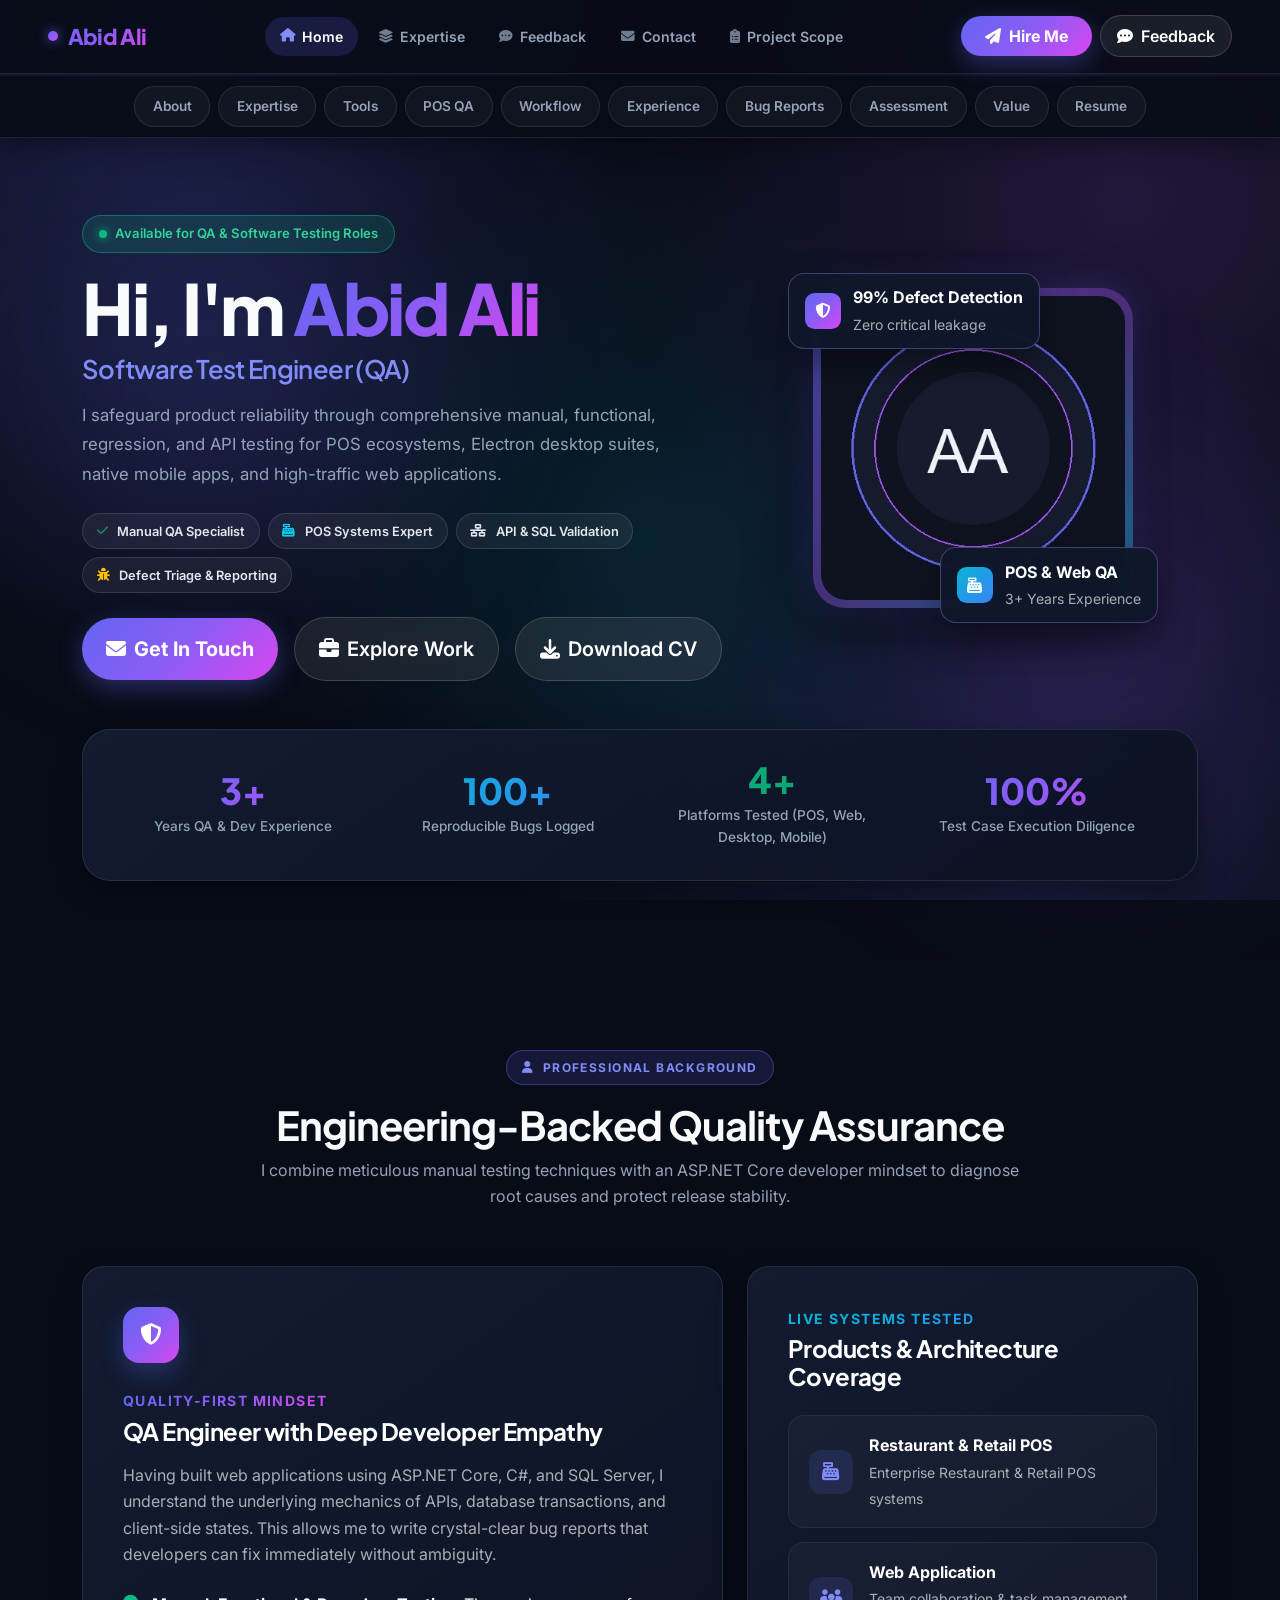
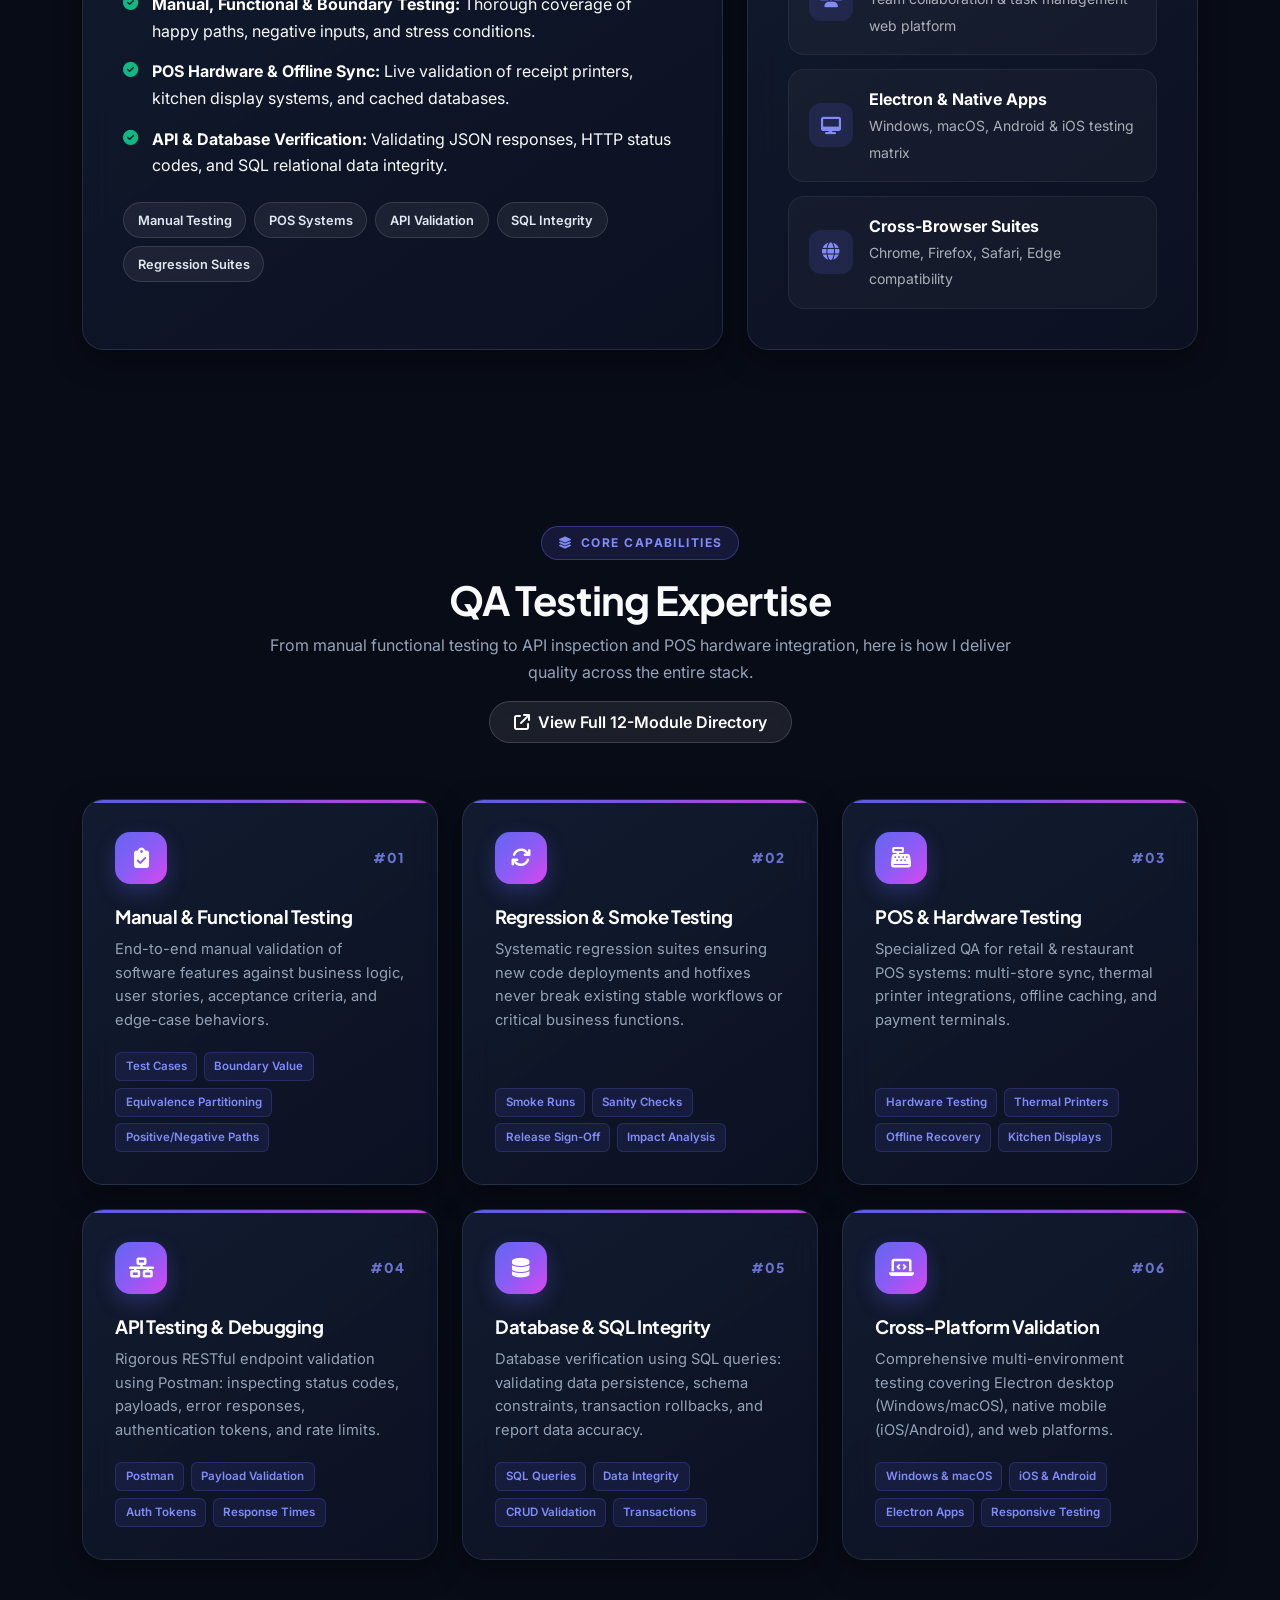
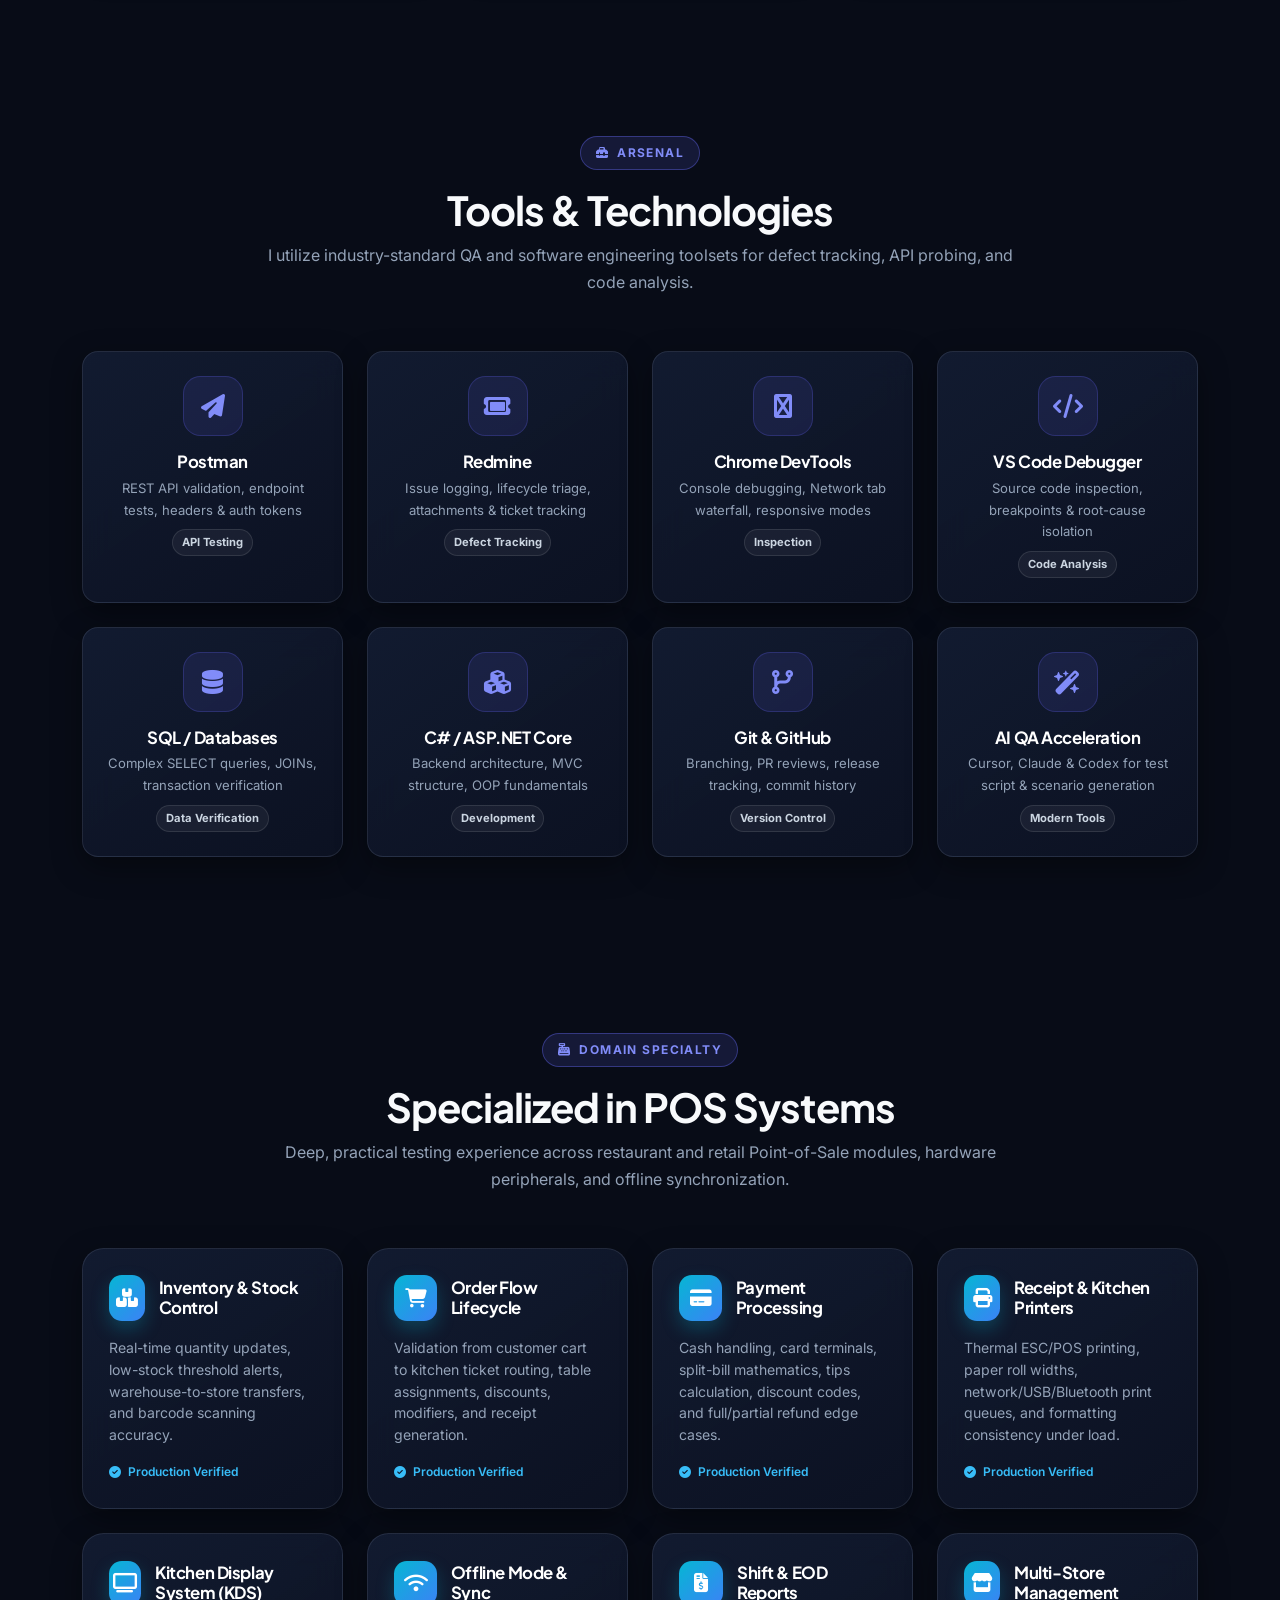
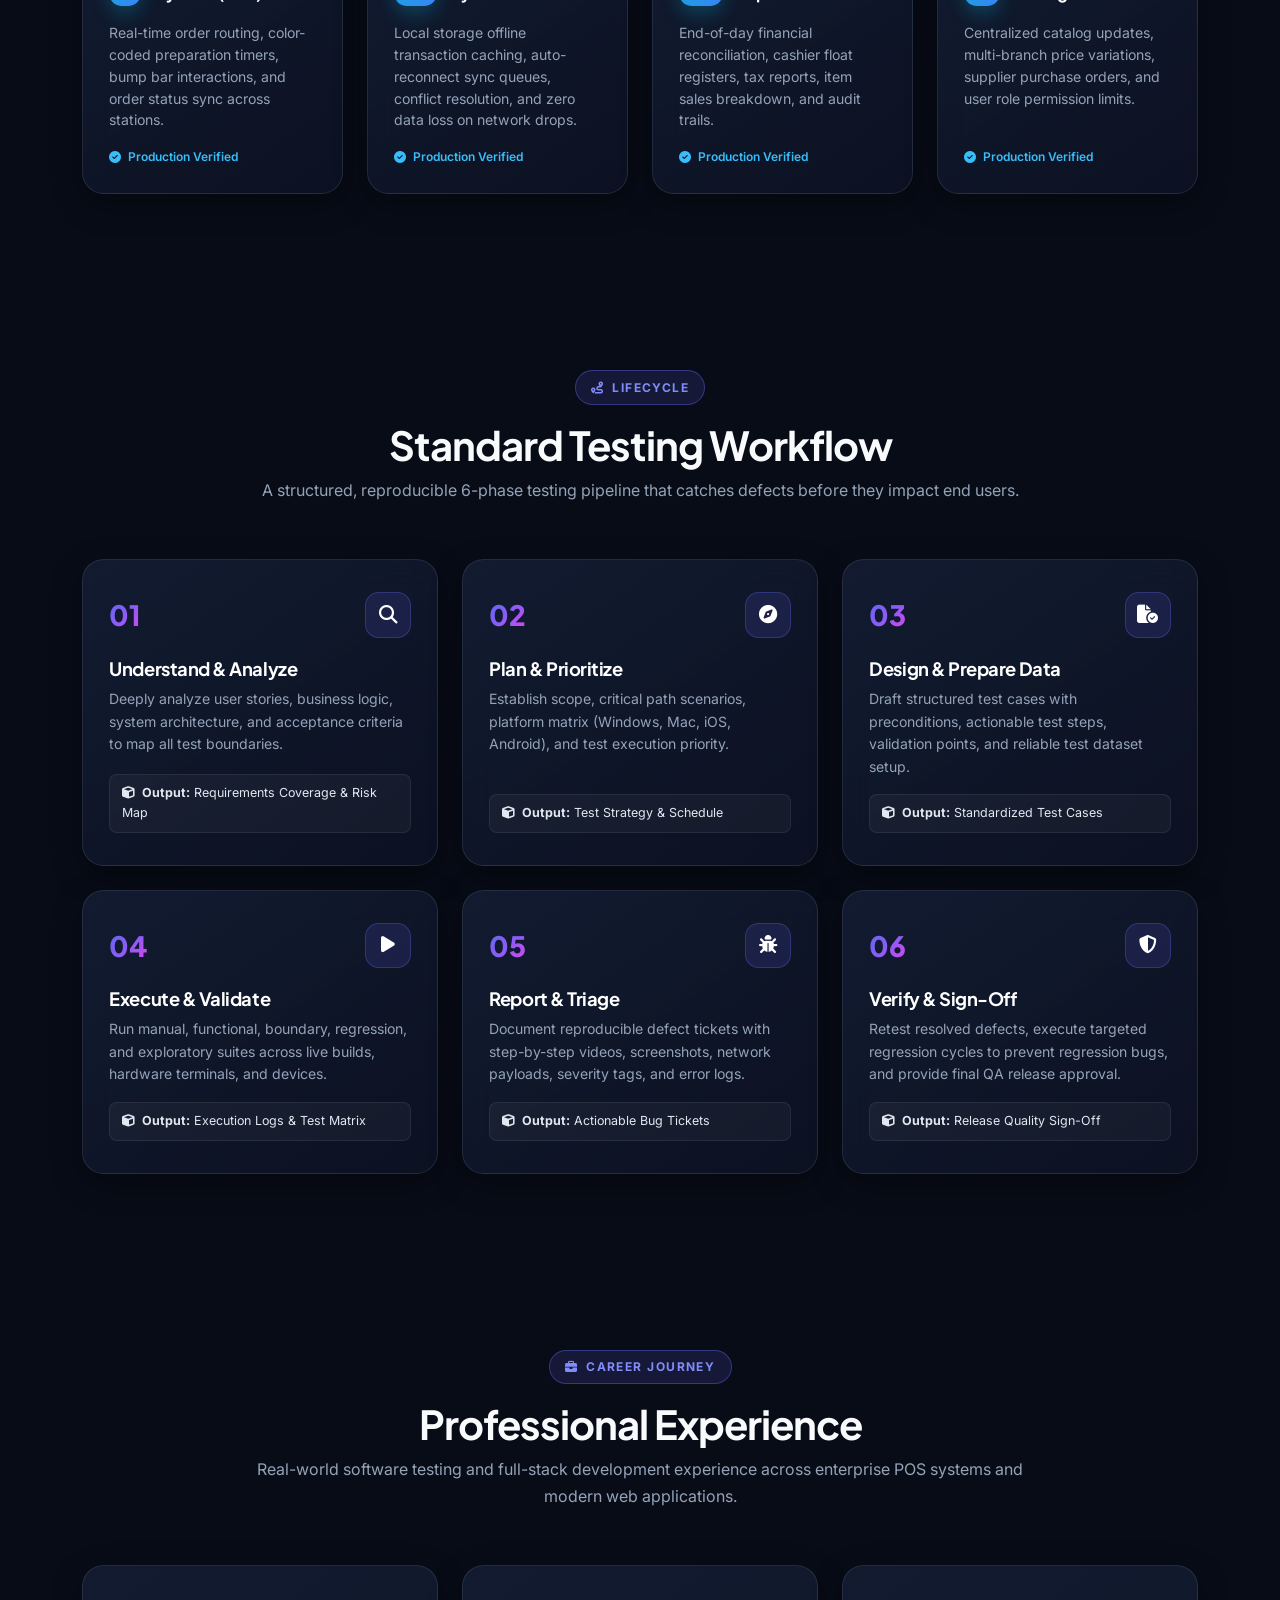
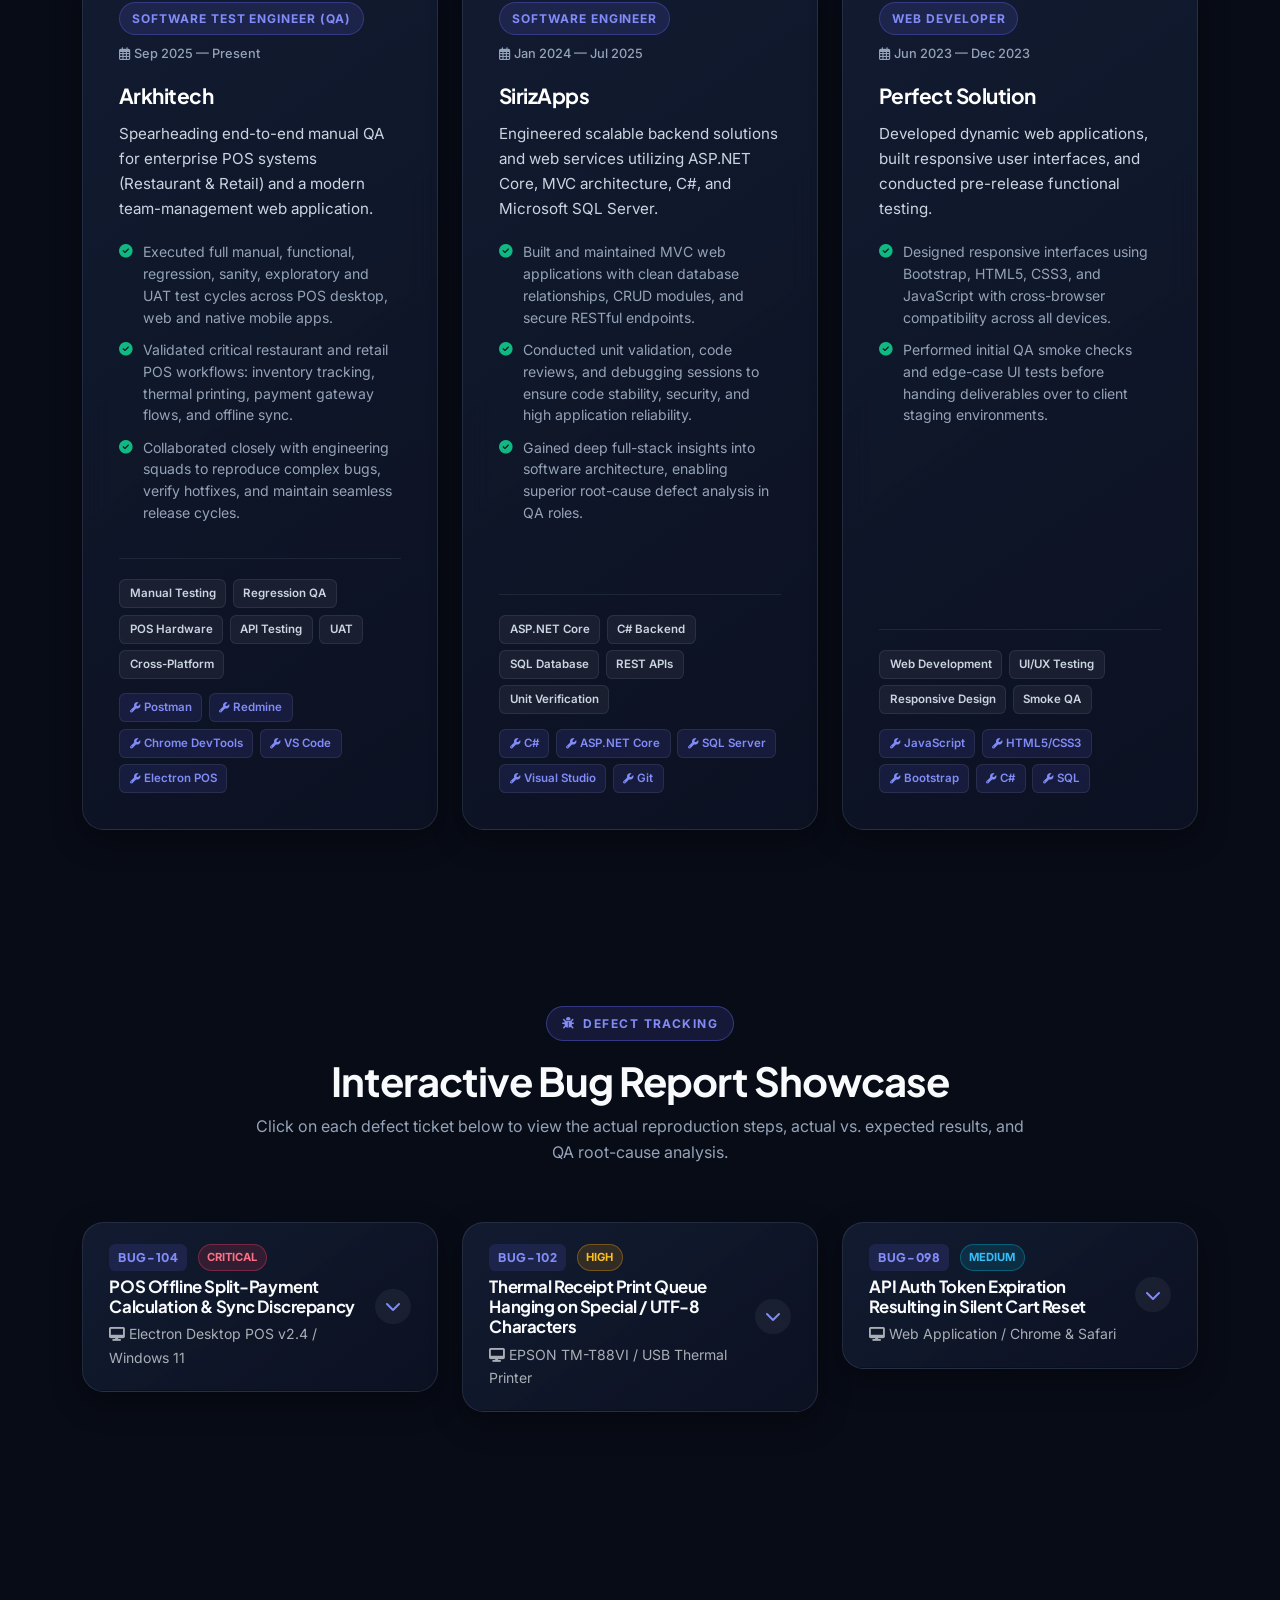
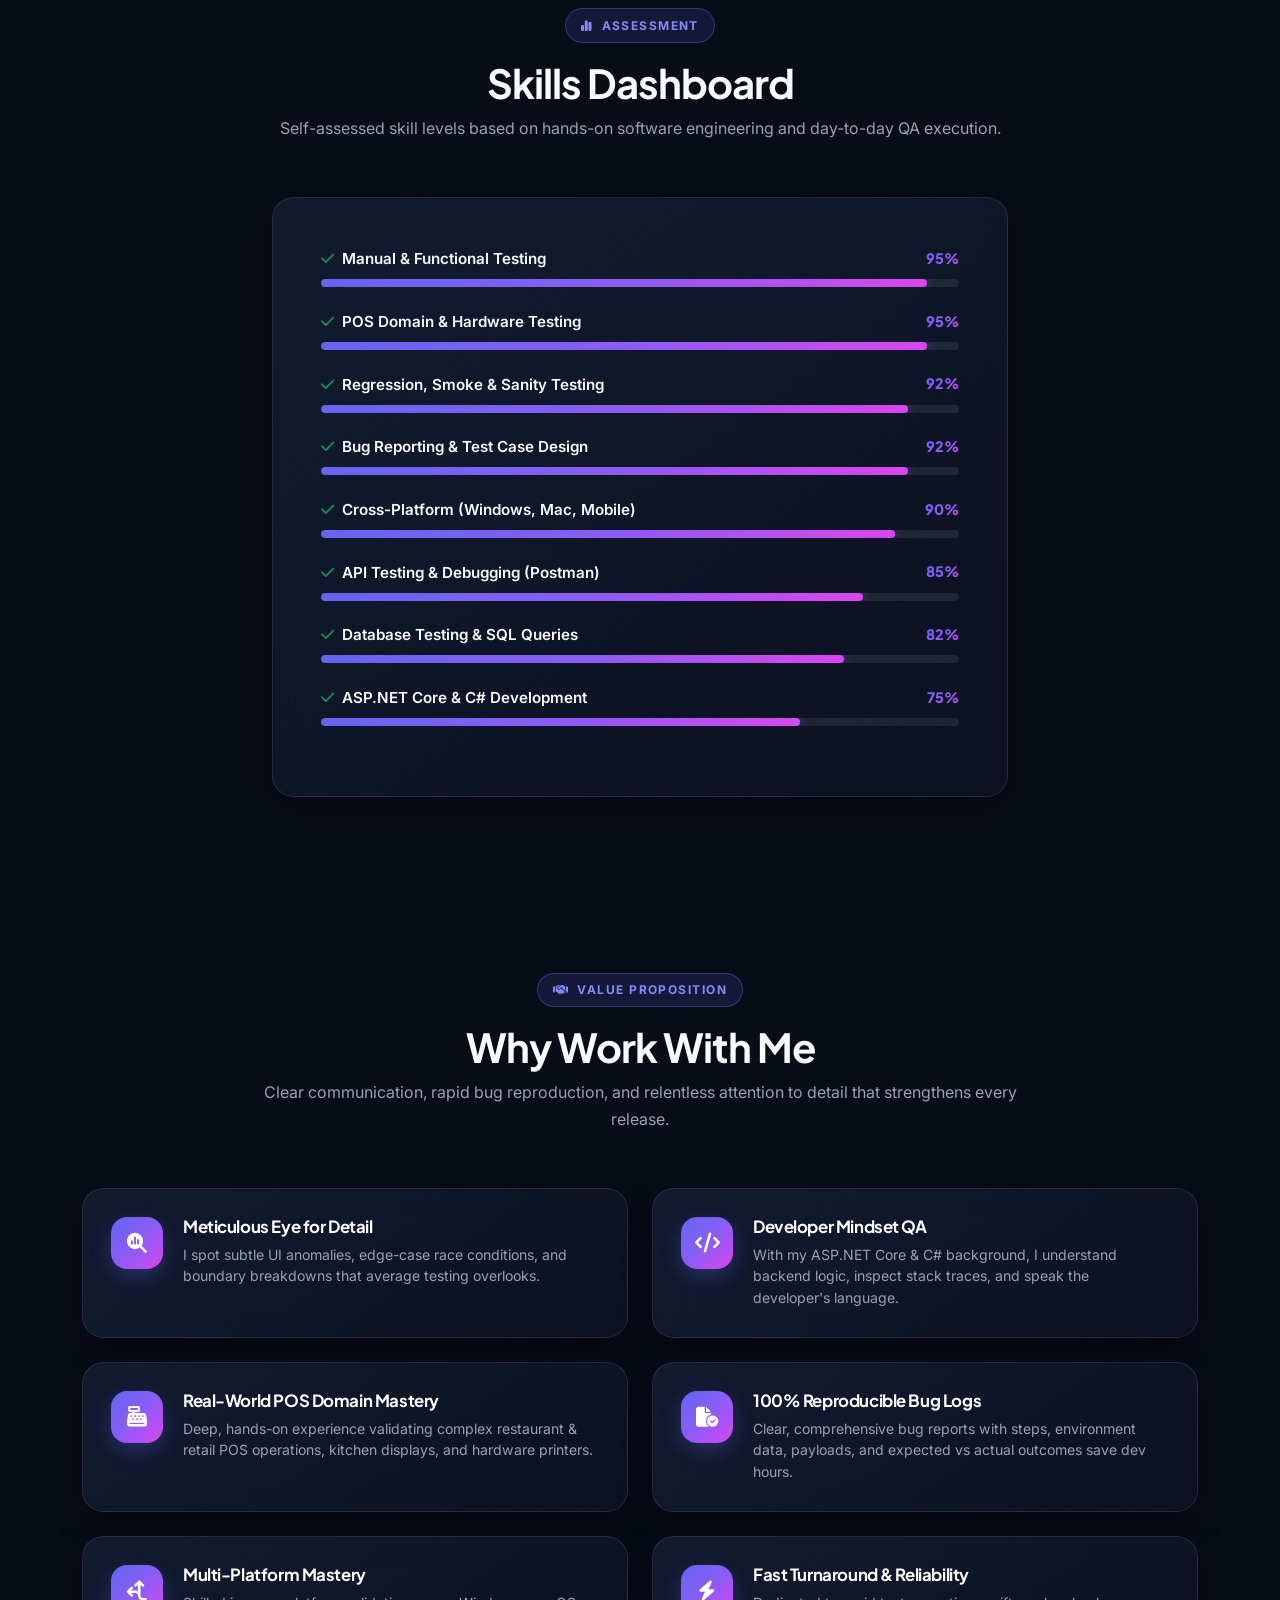
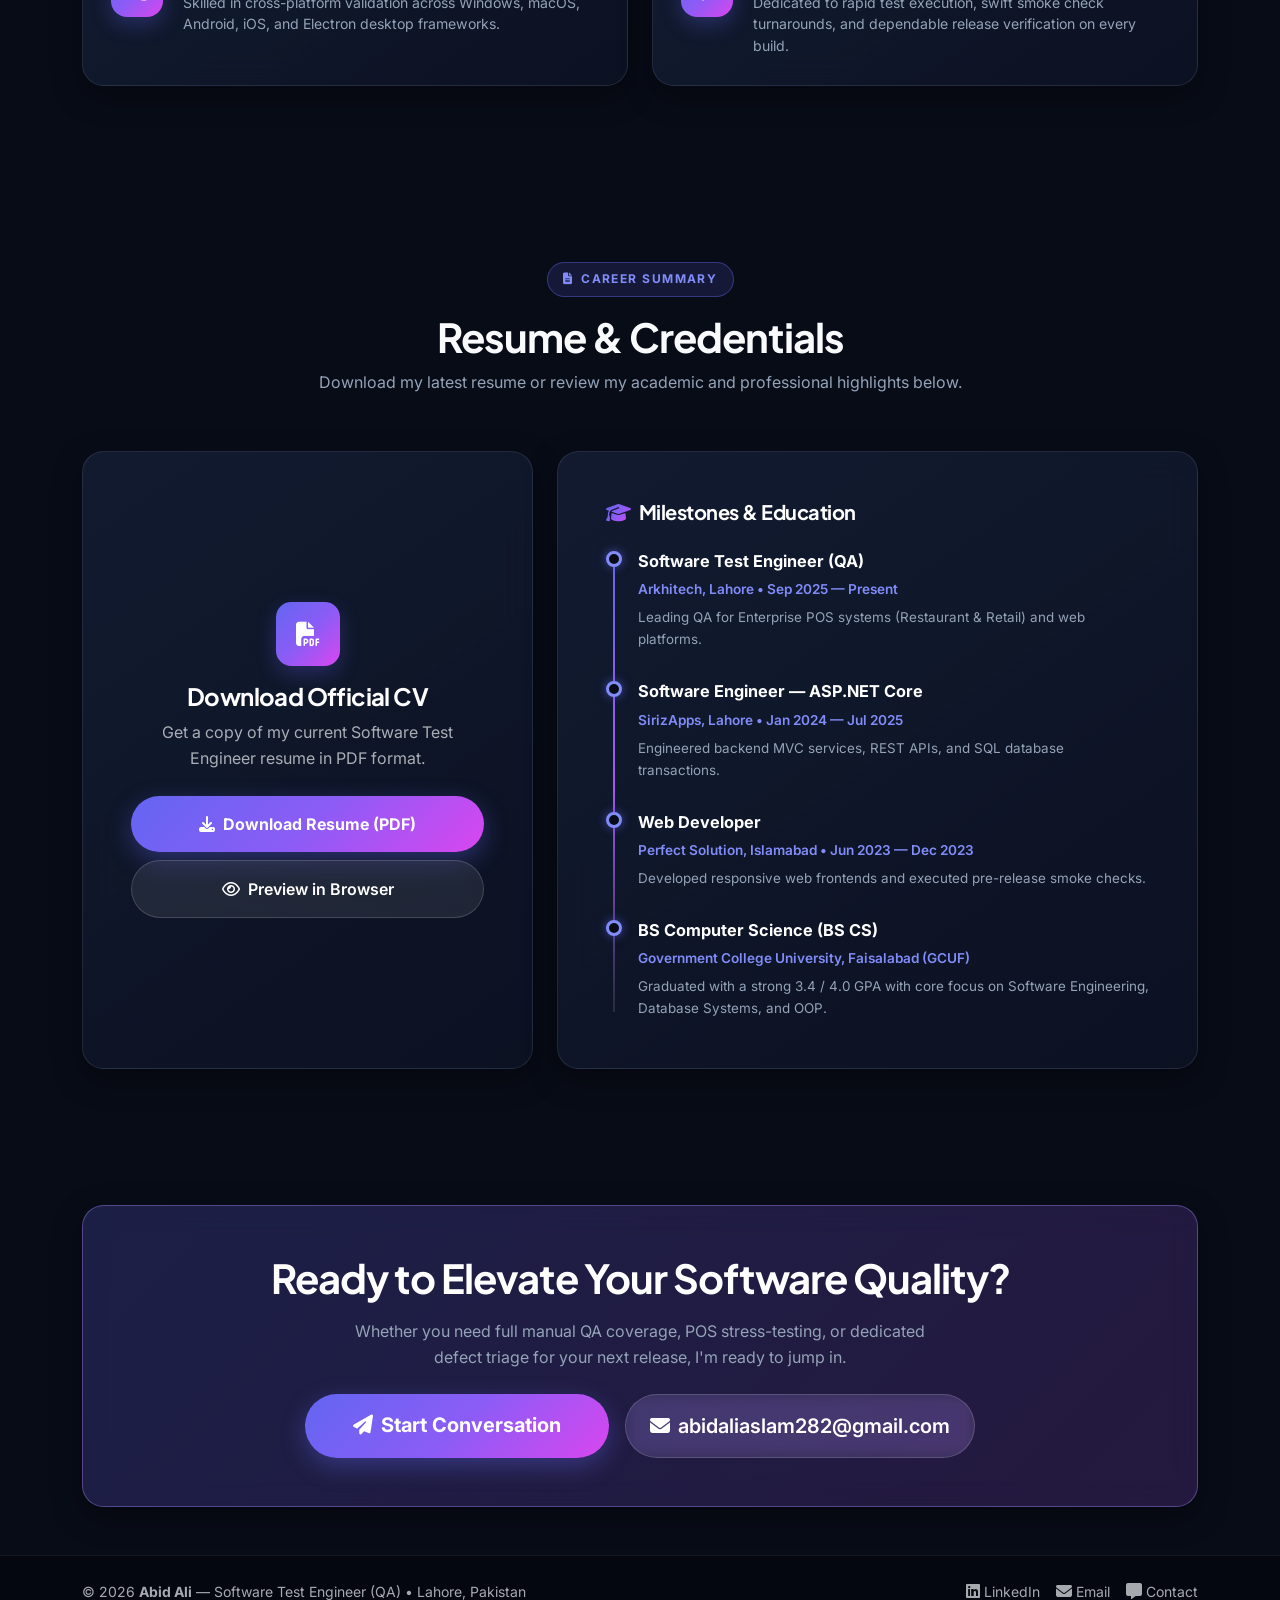
<file: index.html>
<!DOCTYPE html>
<html lang="en" data-bs-theme="dark">
<head>
  <meta charset="UTF-8" />
  <meta name="viewport" content="width=device-width, initial-scale=1.0" />
  <title>Abid Ali — Software Test Engineer (QA) | Portfolio</title>
  <meta name="description" content="Portfolio of Abid Ali, Software Test Engineer (QA) in Lahore, Pakistan. Specializing in POS systems, manual testing, API validation, regression testing, and cross-platform verification." />
  <meta name="keywords" content="Software Test Engineer, QA Engineer, Manual Testing, POS Testing, API Testing, Postman, Bug Triage, Regression Testing, Abid Ali" />
  <meta property="og:title" content="Abid Ali — Software Test Engineer (QA)" />
  <meta property="og:description" content="Ensuring flawless releases across POS, web, mobile, and desktop platforms." />
  <meta property="og:type" content="website" />

  <!-- Google Fonts: Plus Jakarta Sans & Inter -->
  <link rel="preconnect" href="https://fonts.googleapis.com" />
  <link rel="preconnect" href="https://fonts.gstatic.com" crossorigin />
  <link href="https://fonts.googleapis.com/css2?family=Inter:wght@300;400;500;600;700;800&family=Plus+Jakarta+Sans:wght@500;600;700;800&display=swap" rel="stylesheet" />

  <!-- Bootstrap 5.3.3 CSS -->
  <link href="https://cdn.jsdelivr.net/npm/bootstrap@5.3.3/dist/css/bootstrap.min.css" rel="stylesheet" />

  <!-- Font Awesome 6.5.2 Icons -->
  <link rel="stylesheet" href="https://cdnjs.cloudflare.com/ajax/libs/font-awesome/6.5.2/css/all.min.css" />

  <!-- Custom Stylesheet -->
  <link rel="stylesheet" href="css/style.css" />
</head>
<body>

<!-- Navigation Bar -->
<nav class="navbar navbar-expand-lg fixed-top glass-nav" id="mainNav" aria-label="Main Navigation">
  <div class="container-fluid px-4 px-lg-5">
    <a class="navbar-brand text-gradient" href="#home">
      <span class="brand-dot"></span>
      <span>Abid Ali</span>
    </a>
    <button class="navbar-toggler border-0 text-white" type="button" data-bs-toggle="collapse" data-bs-target="#navMenu" aria-controls="navMenu" aria-expanded="false" aria-label="Toggle navigation">
      <i class="fa-solid fa-bars-staggered fs-5"></i>
    </button>
    <div class="collapse navbar-collapse" id="navMenu">
<ul class="navbar-nav mx-auto align-items-lg-center gap-lg-1">
        <li class="nav-item"><a class="nav-link active" href="#home"><i class="fa-solid fa-house"></i> Home</a></li>
        <li class="nav-item"><a class="nav-link" href="expertise.html"><i class="fa-solid fa-layer-group"></i> Expertise</a></li>
        <li class="nav-item"><a class="nav-link" href="feedback.html"><i class="fa-solid fa-comment-dots"></i> Feedback</a></li>
        <li class="nav-item"><a class="nav-link" href="contact.html"><i class="fa-solid fa-envelope"></i> Contact</a></li>
        <li class="nav-item"><a class="nav-link" href="project-planner.html"><i class="fa-solid fa-clipboard-list"></i> Project Scope</a></li>
      </ul>
      <div class="d-flex align-items-center gap-2 mt-3 mt-lg-0 flex-wrap">
        <a href="contact.html" class="btn btn-primary-glow rounded-pill px-4 py-2"><i class="fa-solid fa-paper-plane me-2"></i>Hire Me</a>
        <a href="feedback.html" class="btn btn-glass rounded-pill px-3 py-2"><i class="fa-solid fa-comment-dots me-2"></i>Feedback</a>
      </div>
    </div>
  </div>
</nav>

<!-- Home Section Tags -->
<div class="tag-nav-container" id="homeTags" aria-label="Home Section Tags">
  <div class="container">
    <div class="tag-nav-wrapper">
      <a href="#about" class="tag-nav-btn">About</a>
      <a href="#expertise" class="tag-nav-btn">Expertise</a>
      <a href="#tools" class="tag-nav-btn">Tools</a>
      <a href="#pos" class="tag-nav-btn">POS QA</a>
      <a href="#process" class="tag-nav-btn">Workflow</a>
      <a href="#projects" class="tag-nav-btn">Experience</a>
      <a href="#bugs" class="tag-nav-btn">Bug Reports</a>
      <a href="#skills" class="tag-nav-btn">Assessment</a>
      <a href="#why" class="tag-nav-btn">Value</a>
      <a href="#resume" class="tag-nav-btn">Resume</a>
    </div>
  </div>
</div>

<section id="home" class="hero-section" aria-label="Hero Section">
  <div class="hero-blob"></div>
  <div class="hero-blob2"></div>
  <div class="container position-relative z-1">
    <div class="row align-items-center gy-4 gy-lg-5">
      <div class="col-12 col-lg-7 reveal-up hero-content-col">
        <div class="mb-3">
          <span class="badge-status">
            <span class="pulse-dot"></span>
            Available for QA &amp; Software Testing Roles
          </span>
        </div>
        <h1 class="hero-title mb-2">Hi, I'm <span class="text-gradient">Abid Ali</span></h1>
        <h2 class="hero-subtitle mb-3">Software Test Engineer (QA)</h2>
        <p class="hero-desc mb-4">
          I safeguard product reliability through comprehensive manual, functional, regression, and API testing for POS ecosystems, Electron desktop suites, native mobile apps, and high-traffic web applications.
        </p>

        <!-- Quick highlights pills -->
        <div class="d-flex flex-wrap gap-2 mb-4">
          <span class="badge-glass"><i class="fa-solid fa-check text-success me-1"></i> Manual QA Specialist</span>
          <span class="badge-glass"><i class="fa-solid fa-cash-register text-info me-1"></i> POS Systems Expert</span>
          <span class="badge-glass"><i class="fa-solid fa-network-wired text-primary-light me-1"></i> API &amp; SQL Validation</span>
          <span class="badge-glass"><i class="fa-solid fa-bug text-warning me-1"></i> Defect Triage &amp; Reporting</span>
        </div>

        <div class="d-flex flex-wrap gap-2 gap-sm-3 align-items-center hero-cta-group">
          <a href="contact.html" class="btn btn-primary-glow btn-lg rounded-pill px-4 py-3 hero-btn">
            <i class="fa-solid fa-envelope me-2"></i>Get In Touch
          </a>
          <a href="#projects" class="btn btn-glass btn-lg rounded-pill px-4 py-3 hero-btn">
            <i class="fa-solid fa-briefcase me-2"></i>Explore Work
          </a>
          <a href="assets/Abid_Ali_QA_Resume.pdf" class="btn btn-glass btn-lg rounded-pill px-4 py-3 hero-btn" download>
            <i class="fa-solid fa-download me-2"></i>Download CV
          </a>
        </div>
      </div>

      <!-- Avatar Showcase Card (Hidden on Mobile & Tablet, shown on Desktop) -->
      <div class="col-lg-5 text-center reveal-up d-none d-lg-block hero-image-col">
        <div class="profile-showcase">
          <div class="hero-floating-card card-top-left">
            <div class="hero-floating-icon" style="background: var(--gradient-primary);">
              <i class="fa-solid fa-shield-halved"></i>
            </div>
            <div class="text-start">
              <div class="fw-bold fs-6 text-white">99% Defect Detection</div>
              <small class="text-muted">Zero critical leakage</small>
            </div>
          </div>

          <div class="profile-avatar-box">
            <img src="assets/images/profile.jpg" alt="Abid Ali — Software Test Engineer Portrait" loading="eager" />
          </div>

          <div class="hero-floating-card card-bottom-right">
            <div class="hero-floating-icon" style="background: var(--gradient-cyan);">
              <i class="fa-solid fa-cash-register"></i>
            </div>
            <div class="text-start">
              <div class="fw-bold fs-6 text-white">POS &amp; Web QA</div>
              <small class="text-muted">3+ Years Experience</small>
            </div>
          </div>
        </div>
      </div>
    </div>

    <!-- Quick Stats Banner -->
    <div class="stats-banner reveal-up mt-4 mt-lg-5">
      <div class="row g-3 g-md-4 justify-content-center align-items-center">
        <div class="col-6 col-lg-3 stat-item">
          <div class="stat-number text-gradient">3+</div>
          <div class="stat-label">Years QA &amp; Dev Experience</div>
        </div>
        <div class="col-6 col-lg-3 stat-item">
          <div class="stat-number text-gradient-cyan">100+</div>
          <div class="stat-label">Reproducible Bugs Logged</div>
        </div>
        <div class="col-6 col-lg-3 stat-item">
          <div class="stat-number text-gradient-emerald">4+</div>
          <div class="stat-label">Platforms Tested (POS, Web, Desktop, Mobile)</div>
        </div>
        <div class="col-6 col-lg-3 stat-item">
          <div class="stat-number text-gradient">100%</div>
          <div class="stat-label">Test Case Execution Diligence</div>
        </div>
      </div>
    </div>
  </div>
</section>

<!-- About Section -->
<section id="about" aria-label="About Me">
  <div class="container">
    <div class="section-header text-center reveal-up">
      <span class="section-tag"><i class="fa-solid fa-user"></i> Professional Background</span>
      <h2 class="display-6 fw-bold">Engineering-Backed Quality Assurance</h2>
      <p class="text-white-75">I combine meticulous manual testing techniques with an ASP.NET Core developer mindset to diagnose root causes and protect release stability.</p>
    </div>

    <div class="row g-4 align-items-stretch">
      <!-- Left Card: Philosophy & Methodology -->
      <div class="col-lg-7 reveal-up">
        <div class="glass-card about-card">
          <div class="about-header-icon">
            <i class="fa-solid fa-shield-halved"></i>
          </div>
          <span class="text-gradient fw-bold text-uppercase tracking-wider small">Quality-First Mindset</span>
          <h3 class="h4 fw-bold mt-1 mb-3 text-white">QA Engineer with Deep Developer Empathy</h3>
          <p class="text-muted mb-4">
            Having built web applications using ASP.NET Core, C#, and SQL Server, I understand the underlying mechanics of APIs, database transactions, and client-side states. This allows me to write crystal-clear bug reports that developers can fix immediately without ambiguity.
          </p>

          <div class="mb-4">
            <div class="about-check-item">
              <i class="fa-solid fa-circle-check"></i>
              <div><strong class="text-white">Manual, Functional &amp; Boundary Testing:</strong> Thorough coverage of happy paths, negative inputs, and stress conditions.</div>
            </div>
            <div class="about-check-item">
              <i class="fa-solid fa-circle-check"></i>
              <div><strong class="text-white">POS Hardware &amp; Offline Sync:</strong> Live validation of receipt printers, kitchen display systems, and cached databases.</div>
            </div>
            <div class="about-check-item">
              <i class="fa-solid fa-circle-check"></i>
              <div><strong class="text-white">API &amp; Database Verification:</strong> Validating JSON responses, HTTP status codes, and SQL relational data integrity.</div>
            </div>
          </div>

          <div class="d-flex flex-wrap gap-2">
            <span class="badge-glass">Manual Testing</span>
            <span class="badge-glass">POS Systems</span>
            <span class="badge-glass">API Validation</span>
            <span class="badge-glass">SQL Integrity</span>
            <span class="badge-glass">Regression Suites</span>
          </div>
        </div>
      </div>

      <!-- Right Card: Live Product Coverage -->
      <div class="col-lg-5 reveal-up">
        <div class="glass-card about-card d-flex flex-column justify-content-center">
          <span class="text-gradient-cyan fw-bold text-uppercase tracking-wider small mb-1">Live Systems Tested</span>
          <h3 class="h4 fw-bold text-white mb-4">Products &amp; Architecture Coverage</h3>

          <div class="coverage-item-card">
            <div class="coverage-icon-box">
              <i class="fa-solid fa-cash-register"></i>
            </div>
            <div>
              <strong class="text-white d-block">Restaurant &amp; Retail POS</strong>
              <small class="text-muted">Enterprise Restaurant &amp; Retail POS systems</small>
            </div>
          </div>

          <div class="coverage-item-card">
            <div class="coverage-icon-box">
              <i class="fa-solid fa-users"></i>
            </div>
            <div>
              <strong class="text-white d-block">Web Application</strong>
              <small class="text-muted">Team collaboration &amp; task management web platform</small>
            </div>
          </div>

          <div class="coverage-item-card">
            <div class="coverage-icon-box">
              <i class="fa-solid fa-desktop"></i>
            </div>
            <div>
              <strong class="text-white d-block">Electron &amp; Native Apps</strong>
              <small class="text-muted">Windows, macOS, Android &amp; iOS testing matrix</small>
            </div>
          </div>

          <div class="coverage-item-card mb-0">
            <div class="coverage-icon-box">
              <i class="fa-solid fa-globe"></i>
            </div>
            <div>
              <strong class="text-white d-block">Cross-Browser Suites</strong>
              <small class="text-muted">Chrome, Firefox, Safari, Edge compatibility</small>
            </div>
          </div>
        </div>
      </div>
    </div>
  </div>
</section>

<!-- QA Expertise Section -->
<section id="expertise" aria-label="QA Expertise">
  <div class="container">
    <div class="section-header text-center reveal-up">
      <span class="section-tag"><i class="fa-solid fa-layer-group"></i> Core Capabilities</span>
      <h2 class="display-6 fw-bold">QA Testing Expertise</h2>
      <p class="text-white-75">From manual functional testing to API inspection and POS hardware integration, here is how I deliver quality across the entire stack.</p>
      <div class="mt-3">
        <a href="expertise.html" class="btn btn-glass rounded-pill px-4 py-2">
          <i class="fa-solid fa-arrow-up-right-from-square me-2"></i>View Full 12-Module Directory
        </a>
      </div>
    </div>

    <!-- Featured 6 Grid (Pre-rendered) -->
    <div class="row g-4" id="expertGrid">
      <!-- expertise cards loaded by js/script.js expertiseData -->
    </div>
  </div>
</section>

<!-- Tools & Technologies Section -->
<section id="tools" aria-label="Tools and Technologies">
  <div class="container">
    <div class="section-header text-center reveal-up">
      <span class="section-tag"><i class="fa-solid fa-toolbox"></i> Arsenal</span>
      <h2 class="display-6 fw-bold">Tools &amp; Technologies</h2>
      <p class="text-white-75">I utilize industry-standard QA and software engineering toolsets for defect tracking, API probing, and code analysis.</p>
    </div>

    <!-- Tools Grid (Pre-rendered) -->
    <div class="row g-4" id="toolsGrid">
      <div class="col-6 col-md-4 col-lg-3 reveal-up">
        <div class="glass-card tool-card">
          <div class="tool-icon-wrapper"><i class="fa-solid fa-paper-plane"></i></div>
          <h4 class="text-white">Postman</h4>
          <p class="mb-2">REST API validation, endpoint tests, headers &amp; auth tokens</p>
          <span class="tool-badge">Expert</span>
        </div>
      </div>
      <div class="col-6 col-md-4 col-lg-3 reveal-up">
        <div class="glass-card tool-card">
          <div class="tool-icon-wrapper"><i class="fa-solid fa-ticket"></i></div>
          <h4 class="text-white">Redmine</h4>
          <p class="mb-2">Issue logging, lifecycle triage, attachments &amp; ticket tracking</p>
          <span class="tool-badge">Advanced</span>
        </div>
      </div>
      <div class="col-6 col-md-4 col-lg-3 reveal-up">
        <div class="glass-card tool-card">
          <div class="tool-icon-wrapper"><i class="fa-brands fa-chrome"></i></div>
          <h4 class="text-white">Chrome DevTools</h4>
          <p class="mb-2">Console debugging, Network tab waterfall, responsive modes</p>
          <span class="tool-badge">Advanced</span>
        </div>
      </div>
      <div class="col-6 col-md-4 col-lg-3 reveal-up">
        <div class="glass-card tool-card">
          <div class="tool-icon-wrapper"><i class="fa-solid fa-code"></i></div>
          <h4 class="text-white">VS Code Debugger</h4>
          <p class="mb-2">Source code inspection, breakpoints &amp; root-cause isolation</p>
          <span class="tool-badge">Advanced</span>
        </div>
      </div>
      <div class="col-6 col-md-4 col-lg-3 reveal-up">
        <div class="glass-card tool-card">
          <div class="tool-icon-wrapper"><i class="fa-solid fa-database"></i></div>
          <h4 class="text-white">SQL / Databases</h4>
          <p class="mb-2">Complex SELECT queries, JOINs, transaction verification</p>
          <span class="tool-badge">Advanced</span>
        </div>
      </div>
      <div class="col-6 col-md-4 col-lg-3 reveal-up">
        <div class="glass-card tool-card">
          <div class="tool-icon-wrapper"><i class="fa-solid fa-cubes"></i></div>
          <h4 class="text-white">C# / ASP.NET Core</h4>
          <p class="mb-2">Backend architecture, MVC structure, OOP fundamentals</p>
          <span class="tool-badge">Proficient</span>
        </div>
      </div>
      <div class="col-6 col-md-4 col-lg-3 reveal-up">
        <div class="glass-card tool-card">
          <div class="tool-icon-wrapper"><i class="fa-brands fa-github"></i></div>
          <h4 class="text-white">Git &amp; GitHub</h4>
          <p class="mb-2">Branching, PR reviews, release tracking, commit history</p>
          <span class="tool-badge">Advanced</span>
        </div>
      </div>
      <div class="col-6 col-md-4 col-lg-3 reveal-up">
        <div class="glass-card tool-card">
          <div class="tool-icon-wrapper"><i class="fa-solid fa-wand-magic-sparkles"></i></div>
          <h4 class="text-white">AI QA Acceleration</h4>
          <p class="mb-2">Cursor, Claude &amp; Codex for test script &amp; scenario generation</p>
          <span class="tool-badge">Proficient</span>
        </div>
      </div>
    </div>
  </div>
</section>

<!-- POS Testing Specialization Section -->
<section id="pos" aria-label="POS Specialization">
  <div class="container">
    <div class="section-header text-center reveal-up">
      <span class="section-tag"><i class="fa-solid fa-cash-register"></i> Domain Specialty</span>
      <h2 class="display-6 fw-bold">Specialized in POS Systems</h2>
      <p class="text-white-75">Deep, practical testing experience across restaurant and retail Point-of-Sale modules, hardware peripherals, and offline synchronization.</p>
    </div>

    <!-- POS Grid (Pre-rendered) -->
    <div class="row g-4" id="posGrid">
      <div class="col-12 col-md-6 col-lg-3 reveal-up">
        <div class="glass-card pos-card">
          <div class="pos-icon-header">
            <div class="pos-icon"><i class="fa-solid fa-boxes-stacked"></i></div>
            <h4 class="text-white">Inventory &amp; Stock</h4>
          </div>
          <p>Real-time quantity updates, low-stock threshold alerts, warehouse-to-store transfers, and barcode scanning accuracy.</p>
          <div class="pos-card-footer"><i class="fa-solid fa-circle-check"></i><span>Production Verified</span></div>
        </div>
      </div>
      <div class="col-12 col-md-6 col-lg-3 reveal-up">
        <div class="glass-card pos-card">
          <div class="pos-icon-header">
            <div class="pos-icon"><i class="fa-solid fa-cart-shopping"></i></div>
            <h4 class="text-white">Order Flow Lifecycle</h4>
          </div>
          <p>Validation from customer cart to kitchen ticket routing, table assignments, discounts, modifiers, and receipt generation.</p>
          <div class="pos-card-footer"><i class="fa-solid fa-circle-check"></i><span>Production Verified</span></div>
        </div>
      </div>
      <div class="col-12 col-md-6 col-lg-3 reveal-up">
        <div class="glass-card pos-card">
          <div class="pos-icon-header">
            <div class="pos-icon"><i class="fa-solid fa-credit-card"></i></div>
            <h4 class="text-white">Payment Processing</h4>
          </div>
          <p>Cash handling, card terminals, split-bill mathematics, tips calculation, discount codes, and full/partial refund edge cases.</p>
          <div class="pos-card-footer"><i class="fa-solid fa-circle-check"></i><span>Production Verified</span></div>
        </div>
      </div>
      <div class="col-12 col-md-6 col-lg-3 reveal-up">
        <div class="glass-card pos-card">
          <div class="pos-icon-header">
            <div class="pos-icon"><i class="fa-solid fa-print"></i></div>
            <h4 class="text-white">Receipt &amp; Printers</h4>
          </div>
          <p>Thermal ESC/POS printing, paper roll widths, network/USB/Bluetooth print queues, and formatting consistency under load.</p>
          <div class="pos-card-footer"><i class="fa-solid fa-circle-check"></i><span>Production Verified</span></div>
        </div>
      </div>
      <div class="col-12 col-md-6 col-lg-3 reveal-up">
        <div class="glass-card pos-card">
          <div class="pos-icon-header">
            <div class="pos-icon"><i class="fa-solid fa-tv"></i></div>
            <h4 class="text-white">Kitchen Displays (KDS)</h4>
          </div>
          <p>Real-time order routing, color-coded preparation timers, bump bar interactions, and order status sync across stations.</p>
          <div class="pos-card-footer"><i class="fa-solid fa-circle-check"></i><span>Production Verified</span></div>
        </div>
      </div>
      <div class="col-12 col-md-6 col-lg-3 reveal-up">
        <div class="glass-card pos-card">
          <div class="pos-icon-header">
            <div class="pos-icon"><i class="fa-solid fa-wifi"></i></div>
            <h4 class="text-white">Offline Mode &amp; Sync</h4>
          </div>
          <p>Local storage offline transaction caching, auto-reconnect sync queues, conflict resolution, and zero data loss on network drops.</p>
          <div class="pos-card-footer"><i class="fa-solid fa-circle-check"></i><span>Production Verified</span></div>
        </div>
      </div>
      <div class="col-12 col-md-6 col-lg-3 reveal-up">
        <div class="glass-card pos-card">
          <div class="pos-icon-header">
            <div class="pos-icon"><i class="fa-solid fa-file-invoice-dollar"></i></div>
            <h4 class="text-white">Shift &amp; EOD Reports</h4>
          </div>
          <p>End-of-day financial reconciliation, cashier float registers, tax reports, item sales breakdown, and audit trails.</p>
          <div class="pos-card-footer"><i class="fa-solid fa-circle-check"></i><span>Production Verified</span></div>
        </div>
      </div>
      <div class="col-12 col-md-6 col-lg-3 reveal-up">
        <div class="glass-card pos-card">
          <div class="pos-icon-header">
            <div class="pos-icon"><i class="fa-solid fa-store"></i></div>
            <h4 class="text-white">Multi-Store Control</h4>
          </div>
          <p>Centralized catalog updates, multi-branch price variations, supplier purchase orders, and user role permission limits.</p>
          <div class="pos-card-footer"><i class="fa-solid fa-circle-check"></i><span>Production Verified</span></div>
        </div>
      </div>
    </div>
  </div>
</section>

<!-- Testing Workflow / Process Section -->
<section id="process" aria-label="Testing Workflow">
  <div class="container">
    <div class="section-header text-center reveal-up">
      <span class="section-tag"><i class="fa-solid fa-route"></i> Lifecycle</span>
      <h2 class="display-6 fw-bold">Standard Testing Workflow</h2>
      <p class="text-white-75">A structured, reproducible 6-phase testing pipeline that catches defects before they impact end users.</p>
    </div>

    <!-- Process Grid (Pre-rendered) -->
    <div class="row g-4" id="processGrid">
      <div class="col-12 col-md-6 col-lg-4 reveal-up">
        <div class="glass-card process-step-card">
          <div class="process-step-top">
            <span class="process-step-num">01</span>
            <div class="process-step-icon"><i class="fa-solid fa-magnifying-glass"></i></div>
          </div>
          <h4 class="text-white">Understand &amp; Analyze</h4>
          <p>Deeply analyze user stories, business logic, system architecture, and acceptance criteria to map all test boundaries.</p>
          <div class="process-deliverable"><i class="fa-solid fa-cube me-1 text-primary-light"></i> <strong>Output:</strong> Requirements Coverage &amp; Risk Map</div>
        </div>
      </div>
      <div class="col-12 col-md-6 col-lg-4 reveal-up">
        <div class="glass-card process-step-card">
          <div class="process-step-top">
            <span class="process-step-num">02</span>
            <div class="process-step-icon"><i class="fa-solid fa-compass"></i></div>
          </div>
          <h4 class="text-white">Plan &amp; Prioritize</h4>
          <p>Establish scope, critical path scenarios, platform matrix (Windows, Mac, iOS, Android), and test execution priority.</p>
          <div class="process-deliverable"><i class="fa-solid fa-cube me-1 text-primary-light"></i> <strong>Output:</strong> Test Strategy &amp; Schedule</div>
        </div>
      </div>
      <div class="col-12 col-md-6 col-lg-4 reveal-up">
        <div class="glass-card process-step-card">
          <div class="process-step-top">
            <span class="process-step-num">03</span>
            <div class="process-step-icon"><i class="fa-solid fa-file-circle-check"></i></div>
          </div>
          <h4 class="text-white">Design &amp; Prepare Data</h4>
          <p>Draft structured test cases with preconditions, actionable test steps, validation points, and reliable test dataset setup.</p>
          <div class="process-deliverable"><i class="fa-solid fa-cube me-1 text-primary-light"></i> <strong>Output:</strong> Standardized Test Cases</div>
        </div>
      </div>
      <div class="col-12 col-md-6 col-lg-4 reveal-up">
        <div class="glass-card process-step-card">
          <div class="process-step-top">
            <span class="process-step-num">04</span>
            <div class="process-step-icon"><i class="fa-solid fa-play"></i></div>
          </div>
          <h4 class="text-white">Execute &amp; Validate</h4>
          <p>Run manual, functional, boundary, regression, and exploratory suites across live builds, hardware terminals, and devices.</p>
          <div class="process-deliverable"><i class="fa-solid fa-cube me-1 text-primary-light"></i> <strong>Output:</strong> Execution Logs &amp; Test Matrix</div>
        </div>
      </div>
      <div class="col-12 col-md-6 col-lg-4 reveal-up">
        <div class="glass-card process-step-card">
          <div class="process-step-top">
            <span class="process-step-num">05</span>
            <div class="process-step-icon"><i class="fa-solid fa-bug"></i></div>
          </div>
          <h4 class="text-white">Report &amp; Triage</h4>
          <p>Document reproducible defect tickets with step-by-step videos, screenshots, network payloads, severity tags, and error logs.</p>
          <div class="process-deliverable"><i class="fa-solid fa-cube me-1 text-primary-light"></i> <strong>Output:</strong> Actionable Bug Tickets</div>
        </div>
      </div>
      <div class="col-12 col-md-6 col-lg-4 reveal-up">
        <div class="glass-card process-step-card">
          <div class="process-step-top">
            <span class="process-step-num">06</span>
            <div class="process-step-icon"><i class="fa-solid fa-shield-halved"></i></div>
          </div>
          <h4 class="text-white">Verify &amp; Sign-Off</h4>
          <p>Retest resolved defects, execute targeted regression cycles to prevent regression bugs, and provide final QA release approval.</p>
          <div class="process-deliverable"><i class="fa-solid fa-cube me-1 text-primary-light"></i> <strong>Output:</strong> Release Quality Sign-Off</div>
        </div>
      </div>
    </div>
  </div>
</section>

<!-- Professional Experience / Projects Section -->
<section id="projects" aria-label="Professional Experience">
  <div class="container">
    <div class="section-header text-center reveal-up">
      <span class="section-tag"><i class="fa-solid fa-briefcase"></i> Career Journey</span>
      <h2 class="display-6 fw-bold">Professional Experience</h2>
      <p class="text-white-75">Real-world software testing and full-stack development experience across enterprise POS systems and modern web applications.</p>
    </div>

    <!-- Projects Grid (Pre-rendered) -->
    <div class="row g-4" id="projectsGrid">
      <div class="col-12 col-lg-4 reveal-up">
        <article class="glass-card project-card">
          <div class="project-badge-bar">
            <span class="project-role-badge">Software Test Engineer</span>
            <span class="project-date"><i class="fa-regular fa-calendar-days me-1"></i>Sep 2025 — Present</span>
          </div>
          <h3 class="text-white">Arkhitech</h3>
          <p class="project-summary">Spearheading end-to-end manual QA for enterprise POS systems (Restaurant &amp; Retail) and a modern team-management web application.</p>
          <ul class="project-highlights">
            <li><i class="fa-solid fa-circle-check"></i><span>Executed full manual, functional, regression, sanity, exploratory and UAT test cycles across POS desktop, web and native mobile apps.</span></li>
            <li><i class="fa-solid fa-circle-check"></i><span>Validated critical restaurant and retail POS workflows: inventory tracking, thermal printing, payment gateway flows, and offline sync.</span></li>
            <li><i class="fa-solid fa-circle-check"></i><span>Collaborated closely with engineering squads to reproduce complex bugs, verify hotfixes, and maintain seamless release cycles.</span></li>
          </ul>
          <div class="project-pills-group">
            <div class="pills-row mb-1">
              <span class="pill-item">Manual Testing</span><span class="pill-item">Regression QA</span><span class="pill-item">POS Hardware</span><span class="pill-item">API Testing</span><span class="pill-item">UAT</span><span class="pill-item">Cross-Platform</span>
            </div>
            <div class="pills-row">
              <span class="pill-item" style="color: #818cf8; background: rgba(99,102,241,0.12);"><i class="fa-solid fa-wrench me-1" style="font-size:0.65rem;"></i>Postman</span>
              <span class="pill-item" style="color: #818cf8; background: rgba(99,102,241,0.12);"><i class="fa-solid fa-wrench me-1" style="font-size:0.65rem;"></i>Redmine</span>
              <span class="pill-item" style="color: #818cf8; background: rgba(99,102,241,0.12);"><i class="fa-solid fa-wrench me-1" style="font-size:0.65rem;"></i>Chrome DevTools</span>
              <span class="pill-item" style="color: #818cf8; background: rgba(99,102,241,0.12);"><i class="fa-solid fa-wrench me-1" style="font-size:0.65rem;"></i>Electron POS</span>
            </div>
          </div>
        </article>
      </div>

      <div class="col-12 col-lg-4 reveal-up">
        <article class="glass-card project-card">
          <div class="project-badge-bar">
            <span class="project-role-badge">Software Engineer</span>
            <span class="project-date"><i class="fa-regular fa-calendar-days me-1"></i>Jan 2024 — Jul 2025</span>
          </div>
          <h3 class="text-white">SirizApps</h3>
          <p class="project-summary">Engineered scalable backend solutions and web services utilizing ASP.NET Core, MVC architecture, C#, and Microsoft SQL Server.</p>
          <ul class="project-highlights">
            <li><i class="fa-solid fa-circle-check"></i><span>Built and maintained MVC web applications with clean database relationships, CRUD modules, and secure RESTful endpoints.</span></li>
            <li><i class="fa-solid fa-circle-check"></i><span>Conducted unit validation, code reviews, and debugging sessions to ensure code stability, security, and high application reliability.</span></li>
            <li><i class="fa-solid fa-circle-check"></i><span>Gained deep full-stack insights into software architecture, enabling superior root-cause defect analysis in QA roles.</span></li>
          </ul>
          <div class="project-pills-group">
            <div class="pills-row mb-1">
              <span class="pill-item">ASP.NET Core</span><span class="pill-item">C# Backend</span><span class="pill-item">SQL Database</span><span class="pill-item">REST APIs</span><span class="pill-item">Unit Verification</span>
            </div>
            <div class="pills-row">
              <span class="pill-item" style="color: #818cf8; background: rgba(99,102,241,0.12);"><i class="fa-solid fa-wrench me-1" style="font-size:0.65rem;"></i>C#</span>
              <span class="pill-item" style="color: #818cf8; background: rgba(99,102,241,0.12);"><i class="fa-solid fa-wrench me-1" style="font-size:0.65rem;"></i>ASP.NET Core</span>
              <span class="pill-item" style="color: #818cf8; background: rgba(99,102,241,0.12);"><i class="fa-solid fa-wrench me-1" style="font-size:0.65rem;"></i>SQL Server</span>
              <span class="pill-item" style="color: #818cf8; background: rgba(99,102,241,0.12);"><i class="fa-solid fa-wrench me-1" style="font-size:0.65rem;"></i>Visual Studio</span>
            </div>
          </div>
        </article>
      </div>

      <div class="col-12 col-lg-4 reveal-up">
        <article class="glass-card project-card">
          <div class="project-badge-bar">
            <span class="project-role-badge">Web Developer</span>
            <span class="project-date"><i class="fa-regular fa-calendar-days me-1"></i>Jun 2023 — Dec 2023</span>
          </div>
          <h3 class="text-white">Perfect Solution</h3>
          <p class="project-summary">Developed dynamic web applications, built responsive user interfaces, and conducted pre-release functional testing.</p>
          <ul class="project-highlights">
            <li><i class="fa-solid fa-circle-check"></i><span>Designed responsive interfaces using Bootstrap, HTML5, CSS3, and JavaScript with cross-browser compatibility across all devices.</span></li>
            <li><i class="fa-solid fa-circle-check"></i><span>Performed initial QA smoke checks and edge-case UI tests before handing deliverables over to client staging environments.</span></li>
            <li><i class="fa-solid fa-circle-check"></i><span>Ensured pixel-perfect design alignment and clean semantic HTML for SEO and accessibility.</span></li>
          </ul>
          <div class="project-pills-group">
            <div class="pills-row mb-1">
              <span class="pill-item">Web Development</span><span class="pill-item">UI/UX Testing</span><span class="pill-item">Responsive Design</span><span class="pill-item">Smoke QA</span>
            </div>
            <div class="pills-row">
              <span class="pill-item" style="color: #818cf8; background: rgba(99,102,241,0.12);"><i class="fa-solid fa-wrench me-1" style="font-size:0.65rem;"></i>JavaScript</span>
              <span class="pill-item" style="color: #818cf8; background: rgba(99,102,241,0.12);"><i class="fa-solid fa-wrench me-1" style="font-size:0.65rem;"></i>HTML5/CSS3</span>
              <span class="pill-item" style="color: #818cf8; background: rgba(99,102,241,0.12);"><i class="fa-solid fa-wrench me-1" style="font-size:0.65rem;"></i>Bootstrap</span>
            </div>
          </div>
        </article>
      </div>
    </div>
  </div>
</section>

<!-- Bug Reports Showcase Section -->
<section id="bugs" aria-label="Bug Reports Showcase">
  <div class="container">
    <div class="section-header text-center reveal-up">
      <span class="section-tag"><i class="fa-solid fa-bug"></i> Defect Tracking</span>
      <h2 class="display-6 fw-bold">Interactive Bug Report Showcase</h2>
      <p class="text-white-75">Click on each defect ticket below to view the actual reproduction steps, actual vs. expected results, and QA root-cause analysis.</p>
    </div>

    <!-- Bug Tickets Grid (Pre-rendered) -->
    <div class="row g-4" id="bugGrid">
      <div class="col-12 col-lg-4 reveal-up">
        <article class="bug-ticket-card" data-bug-id="BUG-104">
          <button class="bug-ticket-header" type="button" onclick="toggleBugTicket(this)" aria-expanded="false">
            <div class="bug-header-left">
              <div class="bug-meta-row">
                <span class="bug-id-tag">BUG-104</span>
                <span class="severity-pill severity-critical">Critical</span>
              </div>
              <h4 class="bug-title-text">POS Offline Split-Payment Calculation &amp; Sync Discrepancy</h4>
              <small class="text-muted"><i class="fa-solid fa-desktop me-1"></i>Electron Desktop POS v2.4 / Windows 11</small>
            </div>
            <div class="bug-chevron-icon"><i class="fa-solid fa-chevron-down"></i></div>
          </button>
          <div class="bug-ticket-body">
            <div class="bug-detail-grid">
              <div class="bug-detail-box">
                <h5><i class="fa-solid fa-circle-xmark text-danger me-1"></i> Actual Defect</h5>
                <p>When splitting payment 50/50 between Cash and Card while offline, the sync queue failed to reconcile total amount on reconnect, leading to a balance mismatch in the EOD register.</p>
              </div>
              <div class="bug-detail-box">
                <h5><i class="fa-solid fa-circle-check text-success me-1"></i> Expected Behavior</h5>
                <p>Split payment transactions created offline must accurately store both split segments and reconcile correctly upon internet reconnection.</p>
              </div>
            </div>
            <div class="bug-steps-box mb-2">
              <h5><i class="fa-solid fa-list-ol me-1"></i> Reproduction Steps</h5>
              <pre>1. Launch POS in Offline Mode.
2. Create an order with 3 items totaling $100.
3. Select Split Payment: $50 Cash, $50 Card.
4. Complete order and re-enable network connection.
5. Check EOD shift summary report.</pre>
            </div>
            <div class="p-2 rounded" style="background: rgba(99,102,241,0.08); border: 1px solid rgba(99,102,241,0.2); font-size:0.8rem;">
              <strong class="text-primary-light"><i class="fa-solid fa-lightbulb me-1"></i> QA Root-Cause Note:</strong> JSON transaction payload was overwriting split payment sub-objects when queuing offline storage in IndexedDB.
            </div>
          </div>
        </article>
      </div>

      <div class="col-12 col-lg-4 reveal-up">
        <article class="bug-ticket-card" data-bug-id="BUG-102">
          <button class="bug-ticket-header" type="button" onclick="toggleBugTicket(this)" aria-expanded="false">
            <div class="bug-header-left">
              <div class="bug-meta-row">
                <span class="bug-id-tag">BUG-102</span>
                <span class="severity-pill severity-high">High</span>
              </div>
              <h4 class="bug-title-text">Thermal Receipt Print Queue Hanging on UTF-8 Characters</h4>
              <small class="text-muted"><i class="fa-solid fa-desktop me-1"></i>EPSON TM-T88VI / USB Thermal Printer</small>
            </div>
            <div class="bug-chevron-icon"><i class="fa-solid fa-chevron-down"></i></div>
          </button>
          <div class="bug-ticket-body">
            <div class="bug-detail-grid">
              <div class="bug-detail-box">
                <h5><i class="fa-solid fa-circle-xmark text-danger me-1"></i> Actual Defect</h5>
                <p>Receipt printing hung indefinitely when customer names contained non-ASCII characters or emojis, locking subsequent print jobs.</p>
              </div>
              <div class="bug-detail-box">
                <h5><i class="fa-solid fa-circle-check text-success me-1"></i> Expected Behavior</h5>
                <p>Printer driver module should sanitize or correctly encode UTF-8 bytes to ESC/POS format without freezing the queue.</p>
              </div>
            </div>
            <div class="bug-steps-box mb-2">
              <h5><i class="fa-solid fa-list-ol me-1"></i> Reproduction Steps</h5>
              <pre>1. Place order with special character notes: "Table 5 — Spécial".
2. Trigger Print Receipt command.
3. Observe printer status in task manager.</pre>
            </div>
            <div class="p-2 rounded" style="background: rgba(99,102,241,0.08); border: 1px solid rgba(99,102,241,0.2); font-size:0.8rem;">
              <strong class="text-primary-light"><i class="fa-solid fa-lightbulb me-1"></i> QA Root-Cause Note:</strong> Raw socket byte stream was not handling multi-byte UTF-8 string encoding offsets properly.
            </div>
          </div>
        </article>
      </div>

      <div class="col-12 col-lg-4 reveal-up">
        <article class="bug-ticket-card" data-bug-id="BUG-098">
          <button class="bug-ticket-header" type="button" onclick="toggleBugTicket(this)" aria-expanded="false">
            <div class="bug-header-left">
              <div class="bug-meta-row">
                <span class="bug-id-tag">BUG-098</span>
                <span class="severity-pill severity-medium">Medium</span>
              </div>
              <h4 class="bug-title-text">API Auth Token Expiration Resulting in Silent Cart Reset</h4>
              <small class="text-muted"><i class="fa-solid fa-desktop me-1"></i>Web Application / Chrome &amp; Safari</small>
            </div>
            <div class="bug-chevron-icon"><i class="fa-solid fa-chevron-down"></i></div>
          </button>
          <div class="bug-ticket-body">
            <div class="bug-detail-grid">
              <div class="bug-detail-box">
                <h5><i class="fa-solid fa-circle-xmark text-danger me-1"></i> Actual Defect</h5>
                <p>When JWT access token expired during checkout form completion, submitting the form redirected to login and wiped user form state without warning.</p>
              </div>
              <div class="bug-detail-box">
                <h5><i class="fa-solid fa-circle-check text-success me-1"></i> Expected Behavior</h5>
                <p>Silent refresh token should seamlessly renew session in background or preserve user draft cart state upon re-login.</p>
              </div>
            </div>
            <div class="bug-steps-box mb-2">
              <h5><i class="fa-solid fa-list-ol me-1"></i> Reproduction Steps</h5>
              <pre>1. Add items to cart and wait 15 minutes for token expiry.
2. Click "Proceed to Checkout".
3. Observe auth interceptor behavior.</pre>
            </div>
            <div class="p-2 rounded" style="background: rgba(99,102,241,0.08); border: 1px solid rgba(99,102,241,0.2); font-size:0.8rem;">
              <strong class="text-primary-light"><i class="fa-solid fa-lightbulb me-1"></i> QA Root-Cause Note:</strong> Axios response interceptor lacked automatic 401 refresh token retry logic.
            </div>
          </div>
        </article>
      </div>
    </div>
  </div>
</section>

<!-- Skills Dashboard Section -->
<section id="skills" aria-label="Skills Dashboard">
  <div class="container">
    <div class="section-header text-center reveal-up">
      <span class="section-tag"><i class="fa-solid fa-chart-simple"></i> Assessment</span>
      <h2 class="display-6 fw-bold">Skills Dashboard</h2>
      <p class="text-white-75">Self-assessed skill levels based on hands-on software engineering and day-to-day QA execution.</p>
    </div>

    <div class="row justify-content-center">
      <div class="col-lg-8 reveal-up">
        <div class="glass-card p-4 p-lg-5" id="skillsContainer">
          <div class="skill-bar-wrapper">
            <div class="skill-info">
              <span class="skill-name"><i class="fa-solid fa-check text-success me-2"></i>Manual &amp; Functional Testing</span>
              <span class="skill-percent">95%</span>
            </div>
            <div class="skill-track">
              <div class="skill-progress" style="width: 95%;" data-width="95%"></div>
            </div>
          </div>
          <div class="skill-bar-wrapper">
            <div class="skill-info">
              <span class="skill-name"><i class="fa-solid fa-check text-success me-2"></i>POS Domain &amp; Hardware Testing</span>
              <span class="skill-percent">95%</span>
            </div>
            <div class="skill-track">
              <div class="skill-progress" style="width: 95%;" data-width="95%"></div>
            </div>
          </div>
          <div class="skill-bar-wrapper">
            <div class="skill-info">
              <span class="skill-name"><i class="fa-solid fa-check text-success me-2"></i>Regression, Smoke &amp; Sanity Testing</span>
              <span class="skill-percent">92%</span>
            </div>
            <div class="skill-track">
              <div class="skill-progress" style="width: 92%;" data-width="92%"></div>
            </div>
          </div>
          <div class="skill-bar-wrapper">
            <div class="skill-info">
              <span class="skill-name"><i class="fa-solid fa-check text-success me-2"></i>Bug Reporting &amp; Test Case Design</span>
              <span class="skill-percent">92%</span>
            </div>
            <div class="skill-track">
              <div class="skill-progress" style="width: 92%;" data-width="92%"></div>
            </div>
          </div>
          <div class="skill-bar-wrapper">
            <div class="skill-info">
              <span class="skill-name"><i class="fa-solid fa-check text-success me-2"></i>Cross-Platform (Windows, Mac, Mobile)</span>
              <span class="skill-percent">90%</span>
            </div>
            <div class="skill-track">
              <div class="skill-progress" style="width: 90%;" data-width="90%"></div>
            </div>
          </div>
          <div class="skill-bar-wrapper">
            <div class="skill-info">
              <span class="skill-name"><i class="fa-solid fa-check text-success me-2"></i>API Testing &amp; Debugging (Postman)</span>
              <span class="skill-percent">85%</span>
            </div>
            <div class="skill-track">
              <div class="skill-progress" style="width: 85%;" data-width="85%"></div>
            </div>
          </div>
          <div class="skill-bar-wrapper">
            <div class="skill-info">
              <span class="skill-name"><i class="fa-solid fa-check text-success me-2"></i>Database Testing &amp; SQL Queries</span>
              <span class="skill-percent">82%</span>
            </div>
            <div class="skill-track">
              <div class="skill-progress" style="width: 82%;" data-width="82%"></div>
            </div>
          </div>
          <div class="skill-bar-wrapper">
            <div class="skill-info">
              <span class="skill-name"><i class="fa-solid fa-check text-success me-2"></i>ASP.NET Core &amp; C# Development</span>
              <span class="skill-percent">75%</span>
            </div>
            <div class="skill-track">
              <div class="skill-progress" style="width: 75%;" data-width="75%"></div>
            </div>
          </div>
        </div>
      </div>
    </div>
  </div>
</section>

<!-- Why Work With Me Section -->
<section id="why" aria-label="Why Work With Me">
  <div class="container">
    <div class="section-header text-center reveal-up">
      <span class="section-tag"><i class="fa-solid fa-handshake"></i> Value Proposition</span>
      <h2 class="display-6 fw-bold">Why Work With Me</h2>
      <p class="text-white-75">Clear communication, rapid bug reproduction, and relentless attention to detail that strengthens every release.</p>
    </div>

    <!-- Why Grid (Pre-rendered) -->
    <div class="row g-4" id="whyGrid">
      <div class="col-12 col-md-6 reveal-up">
        <div class="glass-card why-card">
          <div class="why-icon-box"><i class="fa-solid fa-magnifying-glass-chart"></i></div>
          <div>
            <h4 class="text-white">Meticulous Eye for Detail</h4>
            <p>I spot subtle UI anomalies, edge-case race conditions, and boundary breakdowns that average testing overlooks.</p>
          </div>
        </div>
      </div>
      <div class="col-12 col-md-6 reveal-up">
        <div class="glass-card why-card">
          <div class="why-icon-box"><i class="fa-solid fa-code"></i></div>
          <div>
            <h4 class="text-white">Developer Mindset QA</h4>
            <p>With my ASP.NET Core &amp; C# background, I understand backend logic, inspect stack traces, and speak the developer's language.</p>
          </div>
        </div>
      </div>
      <div class="col-12 col-md-6 reveal-up">
        <div class="glass-card why-card">
          <div class="why-icon-box"><i class="fa-solid fa-cash-register"></i></div>
          <div>
            <h4 class="text-white">Real-World POS Domain Mastery</h4>
            <p>Deep, hands-on experience validating complex restaurant &amp; retail POS operations, kitchen displays, and hardware printers.</p>
          </div>
        </div>
      </div>
      <div class="col-12 col-md-6 reveal-up">
        <div class="glass-card why-card">
          <div class="why-icon-box"><i class="fa-solid fa-file-circle-check"></i></div>
          <div>
            <h4 class="text-white">100% Reproducible Bug Logs</h4>
            <p>Clear, comprehensive bug reports with steps, environment data, payloads, and expected vs actual outcomes save dev hours.</p>
          </div>
        </div>
      </div>
      <div class="col-12 col-md-6 reveal-up">
        <div class="glass-card why-card">
          <div class="why-icon-box"><i class="fa-solid fa-arrows-split-up-and-left"></i></div>
          <div>
            <h4 class="text-white">Multi-Platform Mastery</h4>
            <p>Skilled in cross-platform validation across Windows, macOS, Android, iOS, and Electron desktop frameworks.</p>
          </div>
        </div>
      </div>
      <div class="col-12 col-md-6 reveal-up">
        <div class="glass-card why-card">
          <div class="why-icon-box"><i class="fa-solid fa-bolt"></i></div>
          <div>
            <h4 class="text-white">Fast Turnaround &amp; Reliability</h4>
            <p>Dedicated to rapid test execution, swift smoke check turnarounds, and dependable release verification on every build.</p>
          </div>
        </div>
      </div>
    </div>
  </div>
</section>

<!-- Resume Section -->
<section id="resume" aria-label="Resume and Education">
  <div class="container">
    <div class="section-header text-center reveal-up">
      <span class="section-tag"><i class="fa-solid fa-file-lines"></i> Career Summary</span>
      <h2 class="display-6 fw-bold">Resume &amp; Credentials</h2>
      <p class="text-white-75">Download my latest resume or review my academic and professional highlights below.</p>
    </div>

    <div class="row g-4 justify-content-center">
      <!-- Download Box -->
      <div class="col-lg-5 reveal-up">
        <div class="glass-card p-4 p-lg-5 text-center h-100 d-flex flex-column justify-content-center">
          <div class="expertise-icon-box mx-auto mb-3" style="width: 4rem; height: 4rem; font-size: 1.5rem;">
            <i class="fa-solid fa-file-pdf"></i>
          </div>
          <h3 class="h4 fw-bold text-white mb-2">Download Official CV</h3>
          <p class="text-muted mb-4">Get a copy of my current Software Test Engineer resume in PDF format.</p>
          <div class="d-flex flex-column gap-2">
            <a href="assets/Abid_Ali_QA_Resume.pdf" class="btn btn-primary-glow rounded-pill py-3" download>
              <i class="fa-solid fa-download me-2"></i>Download Resume (PDF)
            </a>
            <a href="assets/Abid_Ali_QA_Resume.pdf" class="btn btn-glass rounded-pill py-3" target="_blank" rel="noopener">
              <i class="fa-regular fa-eye me-2"></i>Preview in Browser
            </a>
          </div>
        </div>
      </div>

      <!-- Timeline Highlights -->
      <div class="col-lg-7 reveal-up">
        <div class="glass-card p-4 p-lg-5 h-100">
          <h3 class="h5 fw-bold text-white mb-4"><i class="fa-solid fa-graduation-cap text-gradient me-2"></i>Milestones &amp; Education</h3>
          <ul class="timeline-list">
            <li class="timeline-item">
              <div class="timeline-dot"></div>
              <div class="timeline-role">Software Test Engineer (QA)</div>
              <div class="timeline-company">Arkhitech, Lahore • Sep 2025 — Present</div>
              <p class="timeline-desc">Leading QA for Enterprise POS systems (Restaurant &amp; Retail) and web platforms.</p>
            </li>
            <li class="timeline-item">
              <div class="timeline-dot"></div>
              <div class="timeline-role">Software Engineer — ASP.NET Core</div>
              <div class="timeline-company">SirizApps, Lahore • Jan 2024 — Jul 2025</div>
              <p class="timeline-desc">Engineered backend MVC services, REST APIs, and SQL database transactions.</p>
            </li>
            <li class="timeline-item">
              <div class="timeline-dot"></div>
              <div class="timeline-role">Web Developer</div>
              <div class="timeline-company">Perfect Solution, Islamabad • Jun 2023 — Dec 2023</div>
              <p class="timeline-desc">Developed responsive web frontends and executed pre-release smoke checks.</p>
            </li>
            <li class="timeline-item">
              <div class="timeline-dot"></div>
              <div class="timeline-role">BS Computer Science (BS CS)</div>
              <div class="timeline-company">Government College University, Faisalabad (GCUF)</div>
              <p class="timeline-desc">Graduated with a strong 3.4 / 4.0 GPA with core focus on Software Engineering, Database Systems, and OOP.</p>
            </li>
          </ul>
        </div>
      </div>
    </div>
  </div>
</section>

<!-- Ready to Collaborate CTA Banner -->
<section class="py-5" aria-label="Collaborate CTA">
  <div class="container">
    <div class="glass-card p-4 p-lg-5 text-center position-relative overflow-hidden reveal-up" style="background: linear-gradient(135deg, rgba(99,102,241,0.22) 0%, rgba(168,85,247,0.18) 100%); border-color: rgba(167,139,250,0.4);">
      <h2 class="display-6 fw-bold text-white mb-3">Ready to Elevate Your Software Quality?</h2>
      <p class="text-white-75 mb-4 mx-auto" style="max-width: 600px;">
        Whether you need full manual QA coverage, POS stress-testing, or dedicated defect triage for your next release, I'm ready to jump in.
      </p>
      <div class="d-flex justify-content-center flex-wrap gap-3">
        <a href="contact.html" class="btn btn-primary-glow btn-lg rounded-pill px-5 py-3">
          <i class="fa-solid fa-paper-plane me-2"></i>Start Conversation
        </a>
        <a href="mailto:abidaliaslam282@gmail.com" class="btn btn-glass btn-lg rounded-pill px-4 py-3">
          <i class="fa-solid fa-envelope me-2"></i>abidaliaslam282@gmail.com
        </a>
      </div>
    </div>
  </div>
</section>

<!-- Footer -->
<footer class="py-4 text-center text-muted small" aria-label="Footer">
  <div class="container d-flex flex-column flex-md-row justify-content-between align-items-center gap-3">
    <div>
      © 2026 <strong>Abid Ali</strong> — Software Test Engineer (QA) • Lahore, Pakistan
    </div>
    <div class="d-flex gap-3">
      <a href="https://www.linkedin.com/in/abidali4438" target="_blank" rel="noopener" class="text-muted"><i class="fa-brands fa-linkedin fs-6"></i> LinkedIn</a>
      <a href="mailto:abidaliaslam282@gmail.com" class="text-muted"><i class="fa-solid fa-envelope fs-6"></i> Email</a>
      <a href="contact.html" class="text-muted"><i class="fa-solid fa-message fs-6"></i> Contact</a>
    </div>
  </div>
</footer>

<!-- Bootstrap 5.3.3 JS Bundle -->
<script src="https://cdn.jsdelivr.net/npm/bootstrap@5.3.3/dist/js/bootstrap.bundle.min.js"></script>

<!-- Custom Script -->
<script src="js/script.js"></script>
</body>
</html>
</file>
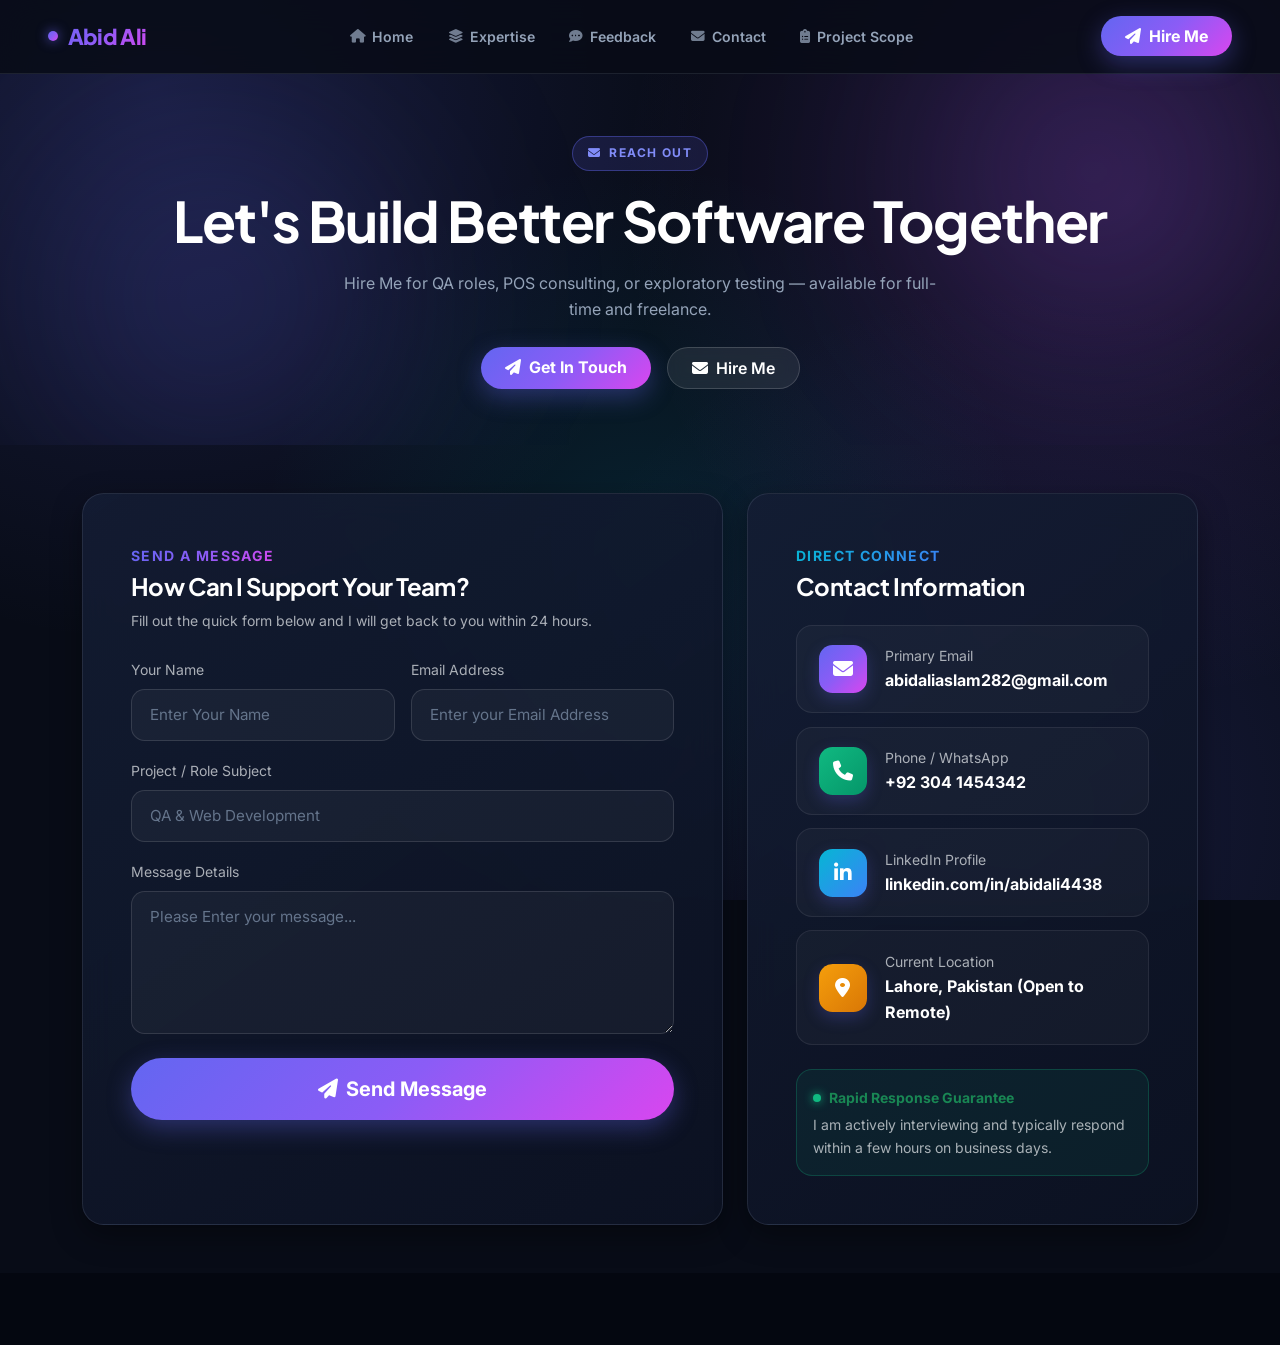
<file: contact.html>
<!DOCTYPE html>
<html lang="en" data-bs-theme="dark">
<head>
  <meta charset="UTF-8" />
  <meta name="viewport" content="width=device-width, initial-scale=1.0" />
  <title>Contact Abid Ali — Software Test Engineer (QA)</title>
  <meta name="description" content="Get in touch with Abid Ali, Software Test Engineer (QA) in Lahore, Pakistan for full-time QA roles, freelance manual testing, and POS consulting." />
  
  <!-- Fonts -->
  <link rel="preconnect" href="https://fonts.googleapis.com" />
  <link rel="preconnect" href="https://fonts.gstatic.com" crossorigin />
  <link href="https://fonts.googleapis.com/css2?family=Inter:wght@300;400;500;600;700;800&family=Plus+Jakarta+Sans:wght@500;600;700;800&display=swap" rel="stylesheet" />

  <!-- Bootstrap 5.3.3 CSS -->
  <link href="https://cdn.jsdelivr.net/npm/bootstrap@5.3.3/dist/css/bootstrap.min.css" rel="stylesheet" />

  <!-- Font Awesome Icons -->
  <link rel="stylesheet" href="https://cdnjs.cloudflare.com/ajax/libs/font-awesome/6.5.2/css/all.min.css" />

  <!-- Custom Stylesheet -->
  <link rel="stylesheet" href="css/style.css" />
</head>
<body>

<!-- Navigation Bar -->
<nav class="navbar navbar-expand-lg fixed-top glass-nav" id="mainNav" aria-label="Main Navigation">
  <div class="container-fluid px-4 px-lg-5">
    <a class="navbar-brand text-gradient" href="index.html">
      <span class="brand-dot"></span>
      <span>Abid Ali</span>
    </a>
    <button class="navbar-toggler border-0 text-white" type="button" data-bs-toggle="collapse" data-bs-target="#navMenu" aria-controls="navMenu" aria-expanded="false" aria-label="Toggle navigation">
      <i class="fa-solid fa-bars-staggered fs-5"></i>
    </button>
    <div class="collapse navbar-collapse" id="navMenu">
<ul class="navbar-nav mx-auto align-items-lg-center gap-lg-1">
        <li class="nav-item"><a class="nav-link" href="index.html"><i class="fa-solid fa-house"></i> Home</a></li>
        <li class="nav-item"><a class="nav-link" href="expertise.html"><i class="fa-solid fa-layer-group"></i> Expertise</a></li>
        <li class="nav-item"><a class="nav-link" href="feedback.html"><i class="fa-solid fa-comment-dots"></i> Feedback</a></li>
        <li class="nav-item"><a class="nav-link active" href="contact.html"><i class="fa-solid fa-envelope"></i> Contact</a></li>
        <li class="nav-item"><a class="nav-link" href="project-planner.html"><i class="fa-solid fa-clipboard-list"></i> Project Scope</a></li>
      </ul>
      <div class="d-flex align-items-center gap-2 mt-3 mt-lg-0">
        <a href="contact.html" class="btn btn-primary-glow rounded-pill px-4 py-2">
          <i class="fa-solid fa-paper-plane me-2"></i>Hire Me
        </a>
      </div>
    </div>
  </div>
</nav>

<!-- Contact Hero Header -->
<section class="hero-section page-hero-header text-center" aria-label="Contact Header">
  <div class="hero-blob"></div>
  <div class="hero-blob2"></div>
  <div class="container position-relative z-1">
    <span class="section-tag"><i class="fa-solid fa-envelope"></i> Reach Out</span>
    <h1 class="display-4 fw-bold text-white mb-3">Let's Build Better Software Together</h1>
    <p class="text-white-75 mx-auto" style="max-width: 620px;">
      Hire Me for QA roles, POS consulting, or exploratory testing — available for full-time and freelance.
    </p>
    <div class="d-flex justify-content-center flex-wrap gap-2 gap-sm-3 mt-4">
      <a href="#contactFormSection" class="btn btn-primary-glow rounded-pill px-4 py-2"><i class="fa-solid fa-paper-plane me-2"></i>Get In Touch</a>
      <a href="mailto:abidaliaslam282@gmail.com" class="btn btn-glass rounded-pill px-4 py-2"><i class="fa-solid fa-envelope me-2"></i>Hire Me</a>
    </div>
  </div>
</section>

<!-- Contact Form & Channels -->
<section id="contactFormSection" class="py-5" aria-label="Contact Form and Channels">
  <div class="container">
    <div class="row g-4 justify-content-center align-items-stretch">
      <!-- Contact Form -->
      <div class="col-lg-7 reveal-up">
        <div class="glass-card p-4 p-lg-5 h-100">
          <span class="text-gradient fw-bold text-uppercase tracking-wider small">Send a Message</span>
          <h2 class="h4 fw-bold text-white mt-1 mb-2">How Can I Support Your Team?</h2>
          <p class="text-muted small mb-4">Fill out the quick form below and I will get back to you within 24 hours.</p>

          <form id="contactPageForm" novalidate>
            <div class="row g-3">
              <div class="col-md-6">
                <label for="cpName" class="form-label small text-muted">Your Name</label>
                <input type="text" class="form-control form-control-custom" id="cpName" placeholder="Enter Your Name" required />
              </div>
              <div class="col-md-6">
                <label for="cpEmail" class="form-label small text-muted">Email Address</label>
                <input type="email" class="form-control form-control-custom" id="cpEmail" placeholder="Enter your Email Address" required />
              </div>
              <div class="col-12">
                <label for="cpSub" class="form-label small text-muted">Project / Role Subject</label>
                <input type="text" class="form-control form-control-custom" id="cpSub" placeholder="QA & Web Development" required />
              </div>
              <div class="col-12">
                <label for="cpMsg" class="form-label small text-muted">Message Details</label>
                <textarea class="form-control form-control-custom" id="cpMsg" rows="5" placeholder="Please Enter your message..." required></textarea>
              </div>
              <div class="col-12 mt-4">
                <button class="btn btn-primary-glow btn-lg rounded-pill px-5 py-3 w-100" type="submit" aria-busy="false">
                  <i class="fa-solid fa-paper-plane me-2"></i>Send Message
                </button>
              </div>
            </div>
          </form>
        </div>
      </div>

      <!-- Contact Info Cards -->
      <div class="col-lg-5 reveal-up">
        <div class="glass-card p-4 p-lg-5 h-100 d-flex flex-column justify-content-between">
          <div>
            <span class="text-gradient-cyan fw-bold text-uppercase tracking-wider small">Direct Connect</span>
            <h3 class="h4 fw-bold text-white mt-1 mb-4">Contact Information</h3>

            <a href="mailto:abidaliaslam282@gmail.com" class="contact-info-card">
              <div class="contact-info-icon">
                <i class="fa-solid fa-envelope"></i>
              </div>
              <div>
                <small class="text-muted d-block">Primary Email</small>
                <strong class="text-white">abidaliaslam282@gmail.com</strong>
              </div>
            </a>

            <a href="tel:+923041454342" class="contact-info-card">
              <div class="contact-info-icon" style="background: var(--gradient-emerald);">
                <i class="fa-solid fa-phone"></i>
              </div>
              <div>
                <small class="text-muted d-block">Phone / WhatsApp</small>
                <strong class="text-white">+92 304 1454342</strong>
              </div>
            </a>

            <a href="https://www.linkedin.com/in/abidali4438" target="_blank" rel="noopener" class="contact-info-card">
              <div class="contact-info-icon" style="background: var(--gradient-cyan);">
                <i class="fa-brands fa-linkedin-in"></i>
              </div>
              <div>
                <small class="text-muted d-block">LinkedIn Profile</small>
                <strong class="text-white">linkedin.com/in/abidali4438</strong>
              </div>
            </a>

            <div class="contact-info-card mb-0">
              <div class="contact-info-icon" style="background: var(--gradient-amber);">
                <i class="fa-solid fa-location-dot"></i>
              </div>
              <div>
                <small class="text-muted d-block">Current Location</small>
                <strong class="text-white">Lahore, Pakistan (Open to Remote)</strong>
              </div>
            </div>
          </div>

          <div class="p-3 rounded-4 mt-4" style="background: rgba(16, 185, 129, 0.08); border: 1px solid rgba(16, 185, 129, 0.25);">
            <div class="d-flex align-items-center gap-2 text-success fw-bold small mb-1">
              <span class="pulse-dot"></span> Rapid Response Guarantee
            </div>
            <p class="small text-muted mb-0">
              I am actively interviewing and typically respond within a few hours on business days.
            </p>
          </div>
        </div>
      </div>
    </div>
  </div>
</section>

<!-- Footer -->
<footer class="py-4 text-center text-muted small">
  <div class="container">
    © 2026 <strong>Abid Ali</strong> — Software Test Engineer (QA) • Lahore, Pakistan
  </div>
</footer>

<script src="https://cdn.jsdelivr.net/npm/bootstrap@5.3.3/dist/js/bootstrap.bundle.min.js"></script>
<script src="js/script.js"></script>
</body>
</html>
</file>
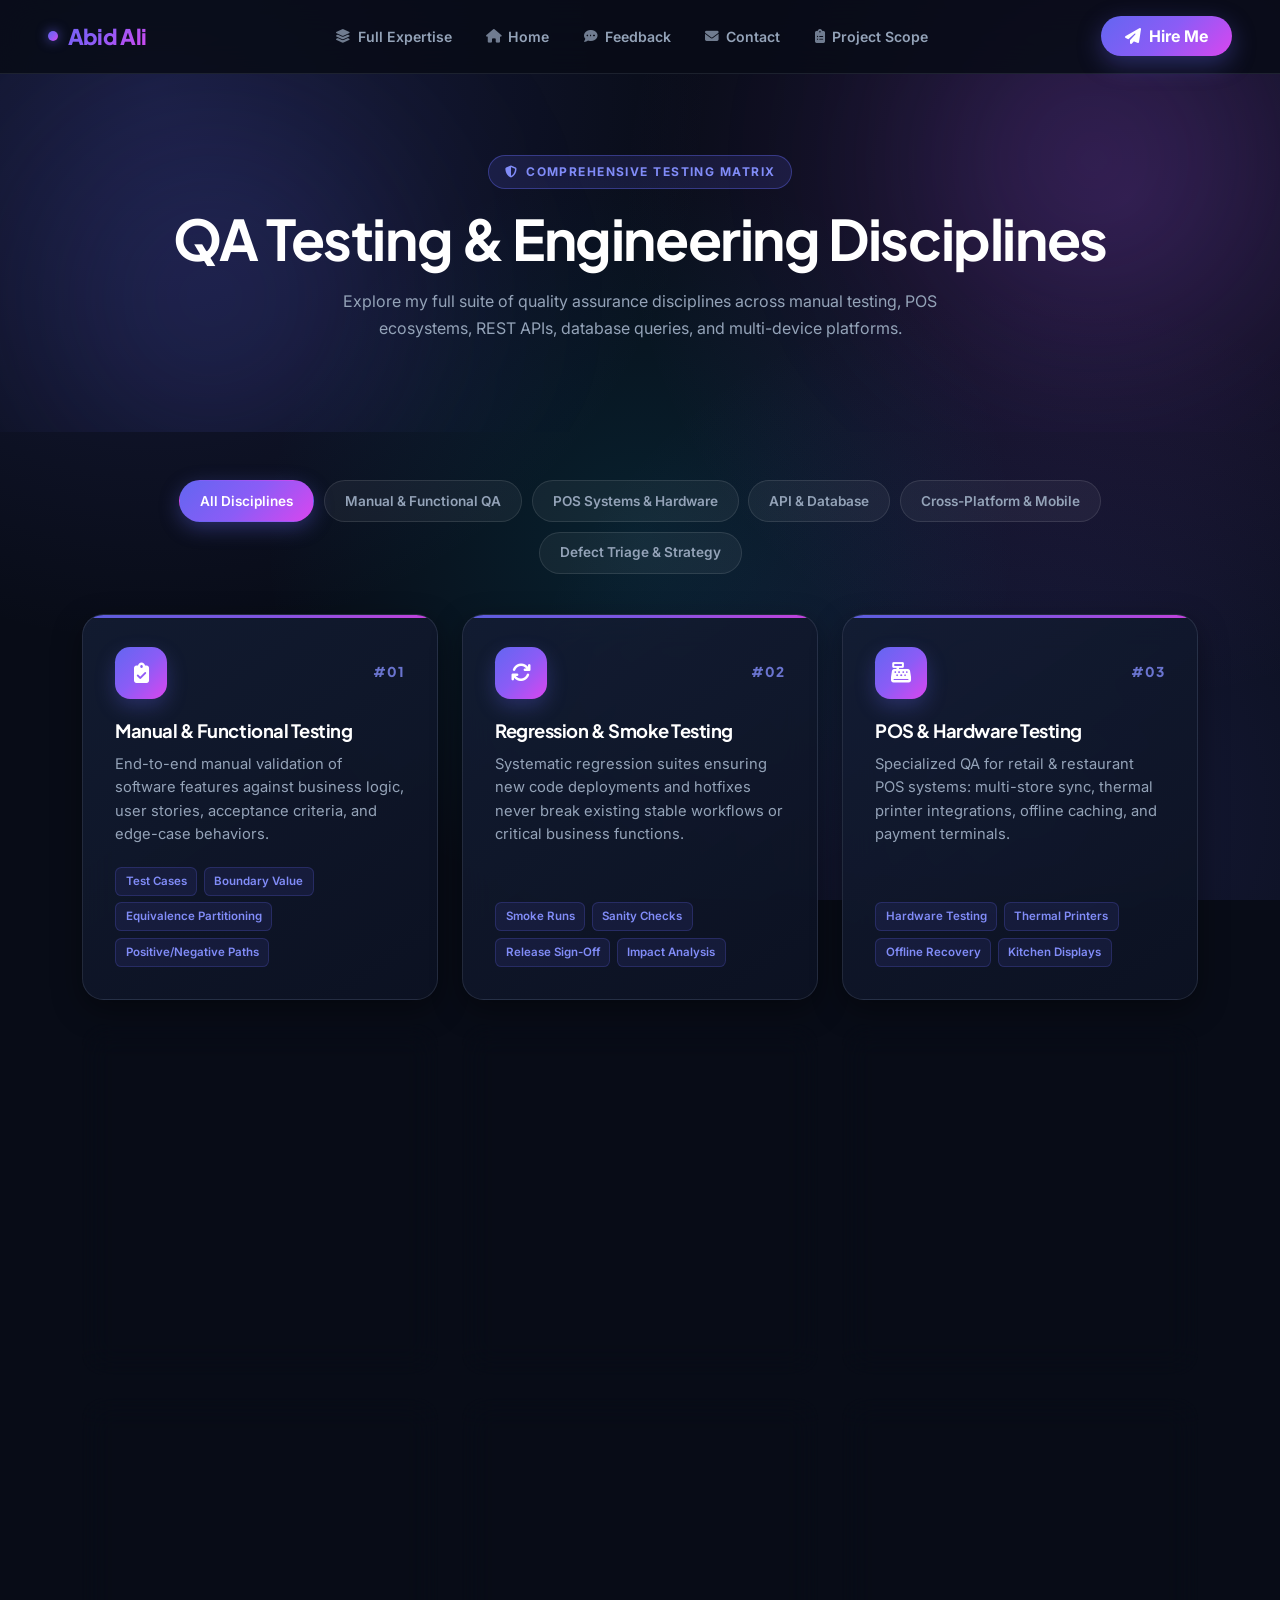
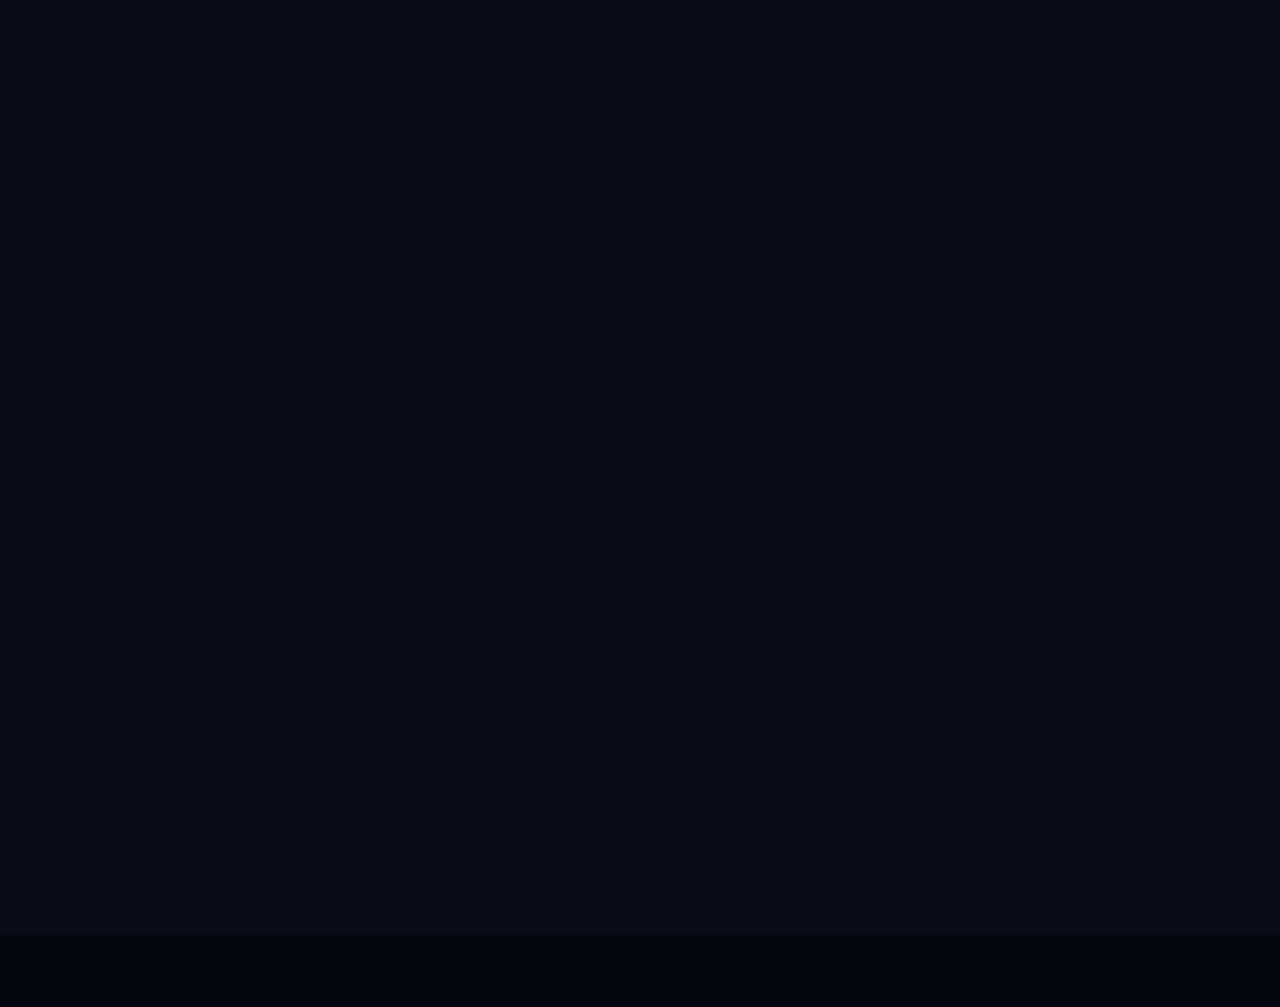
<file: expertise.html>
<!DOCTYPE html>
<html lang="en" data-bs-theme="dark">
<head>
  <meta charset="UTF-8" />
  <meta name="viewport" content="width=device-width, initial-scale=1.0" />
  <title>QA Expertise Directory — Abid Ali | Software Test Engineer</title>
  <meta name="description" content="Detailed QA testing capabilities of Abid Ali including Manual Testing, POS Hardware, API Testing, Regression, Database SQL Integrity, and Cross-Platform Verification." />
  
  <!-- Fonts -->
  <link rel="preconnect" href="https://fonts.googleapis.com" />
  <link rel="preconnect" href="https://fonts.gstatic.com" crossorigin />
  <link href="https://fonts.googleapis.com/css2?family=Inter:wght@300;400;500;600;700;800&family=Plus+Jakarta+Sans:wght@500;600;700;800&display=swap" rel="stylesheet" />

  <!-- Bootstrap 5.3.3 CSS -->
  <link href="https://cdn.jsdelivr.net/npm/bootstrap@5.3.3/dist/css/bootstrap.min.css" rel="stylesheet" />

  <!-- Font Awesome Icons -->
  <link rel="stylesheet" href="https://cdnjs.cloudflare.com/ajax/libs/font-awesome/6.5.2/css/all.min.css" />

  <!-- Custom Stylesheet -->
  <link rel="stylesheet" href="css/style.css" />
</head>
<body>

<!-- Navigation Bar -->
<nav class="navbar navbar-expand-lg fixed-top glass-nav" id="mainNav" aria-label="Main Navigation">
  <div class="container-fluid px-4 px-lg-5">
    <a class="navbar-brand text-gradient" href="index.html">
      <span class="brand-dot"></span>
      <span>Abid Ali</span>
    </a>
    <button class="navbar-toggler border-0 text-white" type="button" data-bs-toggle="collapse" data-bs-target="#navMenu" aria-controls="navMenu" aria-expanded="false" aria-label="Toggle navigation">
      <i class="fa-solid fa-bars-staggered fs-5"></i>
    </button>
    <div class="collapse navbar-collapse" id="navMenu">
<ul class="navbar-nav mx-auto align-items-lg-center gap-lg-1">
        <li class="nav-item"><a class="nav-link active" href="expertise.html"><i class="fa-solid fa-layer-group"></i> Full Expertise</a></li>
        <li class="nav-item"><a class="nav-link" href="index.html"><i class="fa-solid fa-house"></i> Home</a></li>
        <li class="nav-item"><a class="nav-link" href="feedback.html"><i class="fa-solid fa-comment-dots"></i> Feedback</a></li>
        <li class="nav-item"><a class="nav-link" href="contact.html"><i class="fa-solid fa-envelope"></i> Contact</a></li>
        <li class="nav-item"><a class="nav-link" href="project-planner.html"><i class="fa-solid fa-clipboard-list"></i> Project Scope</a></li>
      </ul>
      <div class="d-flex align-items-center gap-2 mt-3 mt-lg-0">
        <a href="contact.html" class="btn btn-primary-glow rounded-pill px-4 py-2">
          <i class="fa-solid fa-paper-plane me-2"></i>Hire Me
        </a>
      </div>
    </div>
  </div>
</nav>

<!-- Expertise Hero Header -->
<section class="hero-section page-hero-header text-center" aria-label="Expertise Header">
  <div class="hero-blob"></div>
  <div class="hero-blob2"></div>
  <div class="container position-relative z-1">
    <span class="section-tag"><i class="fa-solid fa-shield-halved"></i> Comprehensive Testing Matrix</span>
    <h1 class="display-4 fw-bold text-white mb-3">QA Testing &amp; Engineering Disciplines</h1>
    <p class="text-white-75 mx-auto" style="max-width: 650px;">
      Explore my full suite of quality assurance disciplines across manual testing, POS ecosystems, REST APIs, database queries, and multi-device platforms.
    </p>
  </div>
</section>

<!-- Full Expertise Section with Filter Tabs -->
<section class="py-5" aria-label="Full Expertise Directory">
  <div class="container">
    <!-- Category Filter Tabs -->
    <div class="filter-tabs-wrapper reveal-up">
      <button class="filter-tab-btn active" data-filter="all">All Disciplines</button>
      <button class="filter-tab-btn" data-filter="core">Manual &amp; Functional QA</button>
      <button class="filter-tab-btn" data-filter="pos">POS Systems &amp; Hardware</button>
      <button class="filter-tab-btn" data-filter="api">API &amp; Database</button>
      <button class="filter-tab-btn" data-filter="platform">Cross-Platform &amp; Mobile</button>
      <button class="filter-tab-btn" data-filter="process">Defect Triage &amp; Strategy</button>
    </div>

    <!-- 12-Card Grid -->
    <div class="row g-4" id="allExpertGrid"></div>
  </div>
</section>

<!-- Bottom CTA -->
<section class="py-5" aria-label="Contact CTA">
  <div class="container">
    <div class="glass-card p-4 p-lg-5 text-center reveal-up">
      <h3 class="h4 fw-bold text-white mb-2">Need Custom QA Coverage for Your Product?</h3>
      <p class="text-white-75 mb-4 mx-auto" style="max-width: 540px;">
        Let's discuss test case design, regression schedules, or full exploratory cycles tailored to your release timeline.
      </p>
      <a href="contact.html" class="btn btn-primary-glow rounded-pill px-5 py-3">
        <i class="fa-solid fa-paper-plane me-2"></i>Get In Touch Today
      </a>
    </div>
  </div>
</section>

<!-- Footer -->
<footer class="py-4 text-center text-muted small">
  <div class="container">
    © 2026 <strong>Abid Ali</strong> — Software Test Engineer (QA) • Lahore, Pakistan
  </div>
</footer>

<script src="https://cdn.jsdelivr.net/npm/bootstrap@5.3.3/dist/js/bootstrap.bundle.min.js"></script>
<script src="js/script.js"></script>
</body>
</html>
</file>
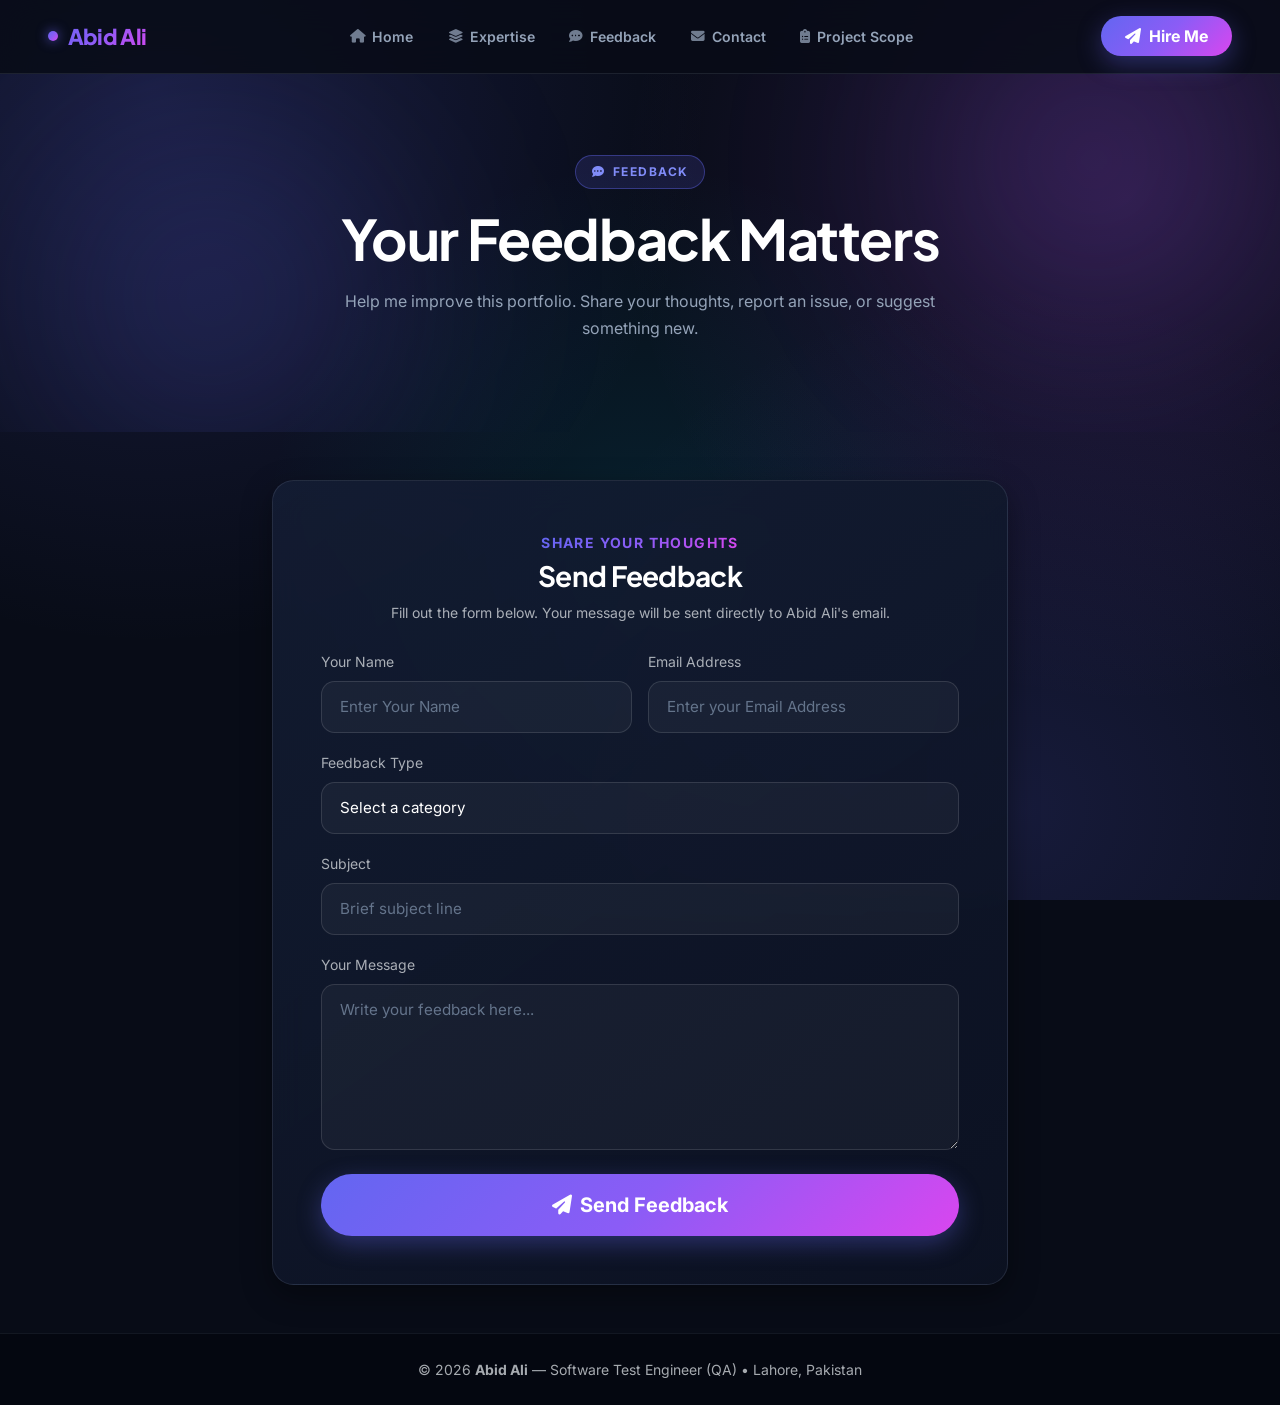
<file: feedback.html>
<!DOCTYPE html>
<html lang="en" data-bs-theme="dark">
<head>
  <meta charset="UTF-8" />
  <meta name="viewport" content="width=device-width, initial-scale=1.0" />
  <title>Feedback — Abid Ali QA Portfolio</title>
  <meta name="description" content="Share your feedback about Abid Ali's QA portfolio. Your insights help improve the work." />

  <link rel="preconnect" href="https://fonts.googleapis.com" />
  <link rel="preconnect" href="https://fonts.gstatic.com" crossorigin />
  <link href="https://fonts.googleapis.com/css2?family=Inter:wght@300;400;500;600;700;800&family=Plus+Jakarta+Sans:wght@500;600;700;800&display=swap" rel="stylesheet" />

  <link href="https://cdn.jsdelivr.net/npm/bootstrap@5.3.3/dist/css/bootstrap.min.css" rel="stylesheet" />
  <link rel="stylesheet" href="https://cdnjs.cloudflare.com/ajax/libs/font-awesome/6.5.2/css/all.min.css" />
  <link rel="stylesheet" href="css/style.css" />
</head>
<body>

<!-- Navigation Bar -->
<nav class="navbar navbar-expand-lg fixed-top glass-nav" id="mainNav" aria-label="Main Navigation">
  <div class="container-fluid px-4 px-lg-5">
    <a class="navbar-brand text-gradient" href="index.html">
      <span class="brand-dot"></span>
      <span>Abid Ali</span>
    </a>
    <button class="navbar-toggler border-0 text-white" type="button" data-bs-toggle="collapse" data-bs-target="#navMenu" aria-controls="navMenu" aria-expanded="false" aria-label="Toggle navigation">
      <i class="fa-solid fa-bars-staggered fs-5"></i>
    </button>
    <div class="collapse navbar-collapse" id="navMenu">
      <ul class="navbar-nav mx-auto align-items-lg-center gap-lg-1">
        <li class="nav-item"><a class="nav-link" href="index.html"><i class="fa-solid fa-house"></i> Home</a></li>
        <li class="nav-item"><a class="nav-link" href="expertise.html"><i class="fa-solid fa-layer-group"></i> Expertise</a></li>
        <li class="nav-item"><a class="nav-link active" href="feedback.html"><i class="fa-solid fa-comment-dots"></i> Feedback</a></li>
        <li class="nav-item"><a class="nav-link" href="contact.html"><i class="fa-solid fa-envelope"></i> Contact</a></li>
        <li class="nav-item"><a class="nav-link" href="project-planner.html"><i class="fa-solid fa-clipboard-list"></i> Project Scope</a></li>
      </ul>
      <div class="d-flex align-items-center gap-2 mt-3 mt-lg-0">
        <a href="contact.html" class="btn btn-primary-glow rounded-pill px-4 py-2">
          <i class="fa-solid fa-paper-plane me-2"></i>Hire Me
        </a>
      </div>
    </div>
  </div>
</nav>

<!-- Feedback Hero Header -->
<section class="hero-section page-hero-header text-center" aria-label="Feedback Header">
  <div class="hero-blob"></div>
  <div class="hero-blob2"></div>
  <div class="container position-relative z-1">
    <span class="section-tag"><i class="fa-solid fa-comment-dots"></i> Feedback</span>
    <h1 class="display-4 fw-bold text-white mb-3">Your Feedback Matters</h1>
    <p class="text-white-75 mx-auto" style="max-width: 620px;">
      Help me improve this portfolio. Share your thoughts, report an issue, or suggest something new.
    </p>
  </div>
</section>

<!-- Feedback Form -->
<section id="feedbackFormSection" class="py-5" aria-label="Feedback Form">
  <div class="container">
    <div class="row justify-content-center">
      <div class="col-12 col-lg-8 reveal-up">
        <div class="glass-card p-4 p-lg-5">
          <div class="text-center mb-4">
            <span class="text-gradient fw-bold text-uppercase tracking-wider small">Share Your Thoughts</span>
            <h2 class="h3 fw-bold text-white mt-1 mb-2">Send Feedback</h2>
            <p class="text-muted small mb-0">Fill out the form below. Your message will be sent directly to Abid Ali's email.</p>
          </div>

          <form id="feedbackPageForm" novalidate>
            <div class="row g-3">
              <div class="col-md-6">
                <label for="fbName" class="form-label small text-muted">Your Name</label>
                <input type="text" class="form-control form-control-custom" id="fbName" placeholder="Enter Your Name" required />
              </div>
              <div class="col-md-6">
                <label for="fbEmail" class="form-label small text-muted">Email Address</label>
                <input type="email" class="form-control form-control-custom" id="fbEmail" placeholder="Enter your Email Address" required />
              </div>
              <div class="col-12">
                <label for="fbType" class="form-label small text-muted">Feedback Type</label>
                <select class="form-control form-control-custom" id="fbType" required>
                  <option value="" disabled selected>Select a category</option>
                  <option>General Feedback</option>
                  <option>Report a Bug / Issue</option>
                  <option>Suggestion for Improvement</option>
                  <option>Content / Portfolio Update</option>
                  <option>Other</option>
                </select>
              </div>
              <div class="col-12">
                <label for="fbSubject" class="form-label small text-muted">Subject</label>
                <input type="text" class="form-control form-control-custom" id="fbSubject" placeholder="Brief subject line" required />
              </div>
              <div class="col-12">
                <label for="fbMessage" class="form-label small text-muted">Your Message</label>
                <textarea class="form-control form-control-custom" id="fbMessage" rows="6" placeholder="Write your feedback here..." required></textarea>
              </div>
              <div class="col-12 mt-4">
                <button class="btn btn-primary-glow btn-lg rounded-pill px-5 py-3 w-100" type="submit" aria-busy="false">
                  <i class="fa-solid fa-paper-plane me-2"></i>Send Feedback
                </button>
              </div>
            </div>
          </form>
        </div>
      </div>
    </div>
  </div>
</section>

<!-- Footer -->
<footer class="py-4 text-center text-muted small">
  <div class="container">
    © 2026 <strong>Abid Ali</strong> — Software Test Engineer (QA) • Lahore, Pakistan
  </div>
</footer>

<script src="https://cdn.jsdelivr.net/npm/bootstrap@5.3.3/dist/js/bootstrap.bundle.min.js"></script>
<script src="js/script.js"></script>
</body>
</html>
</file>
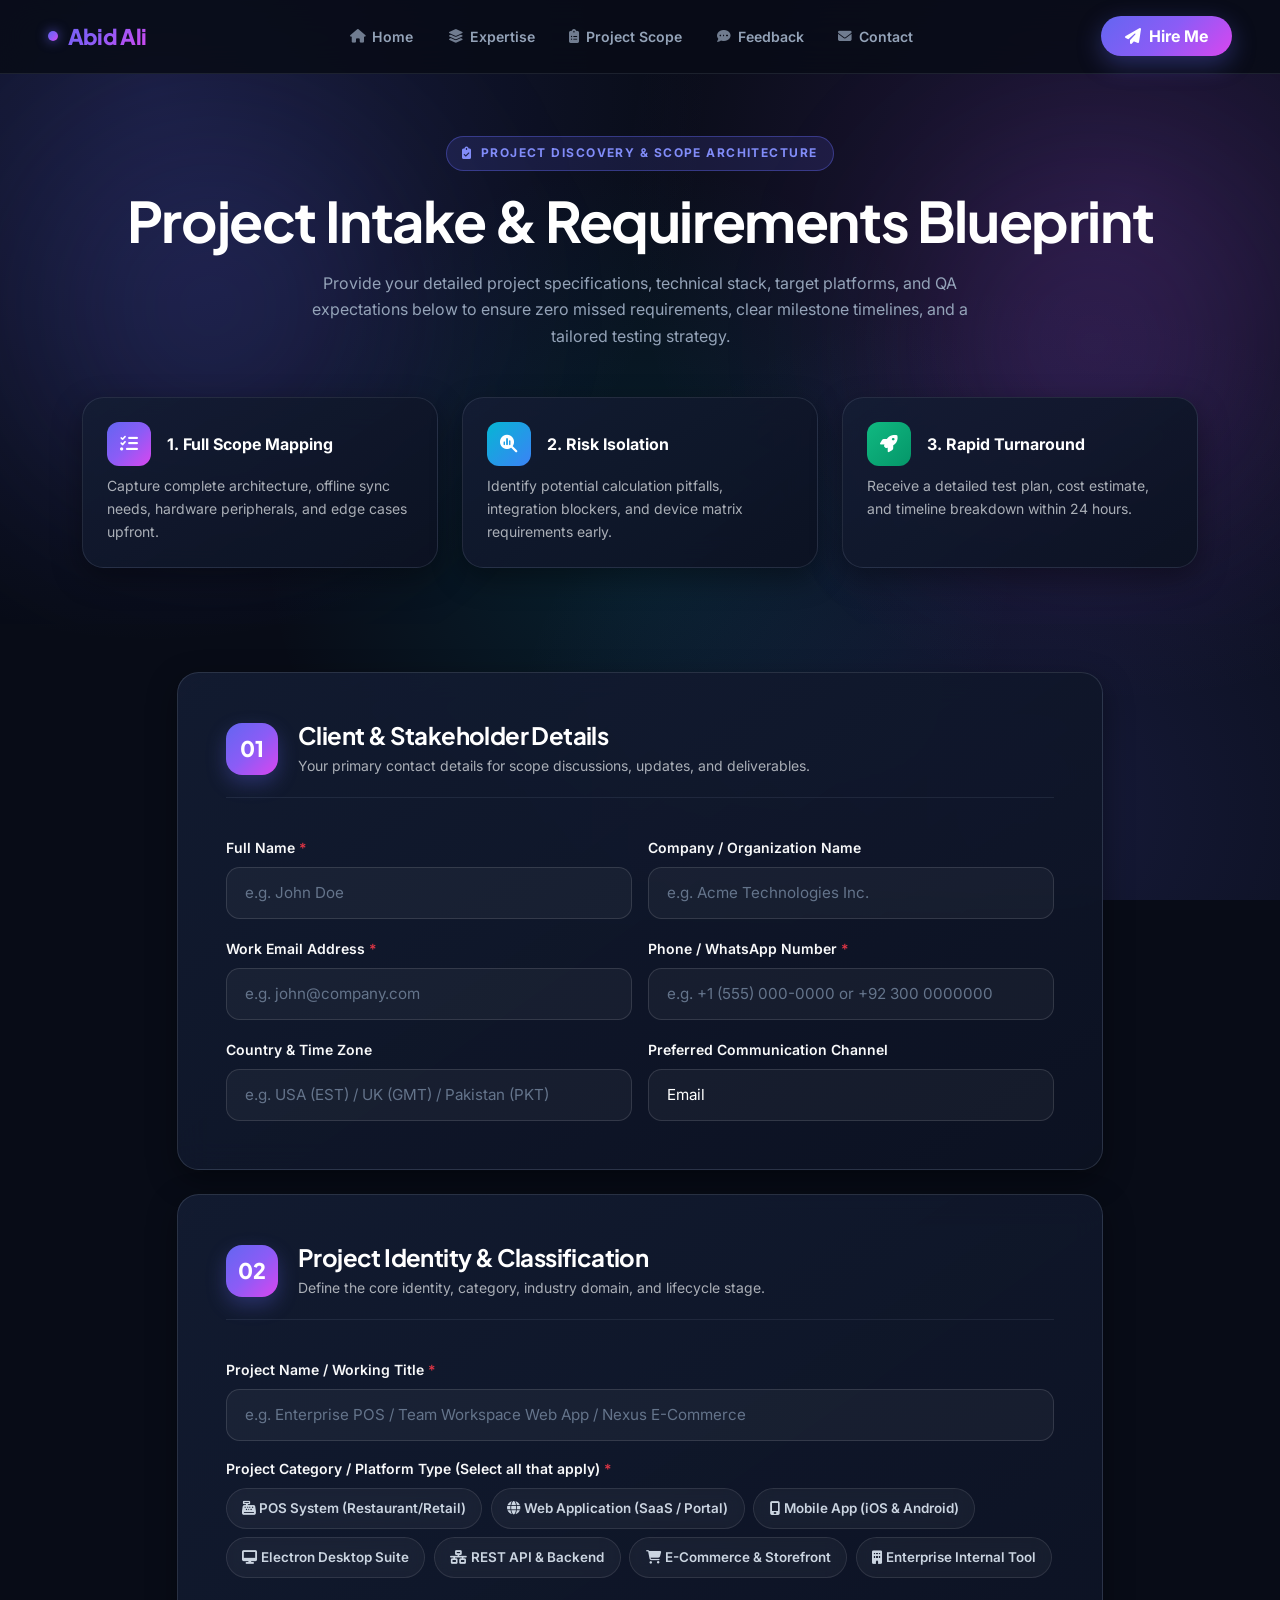
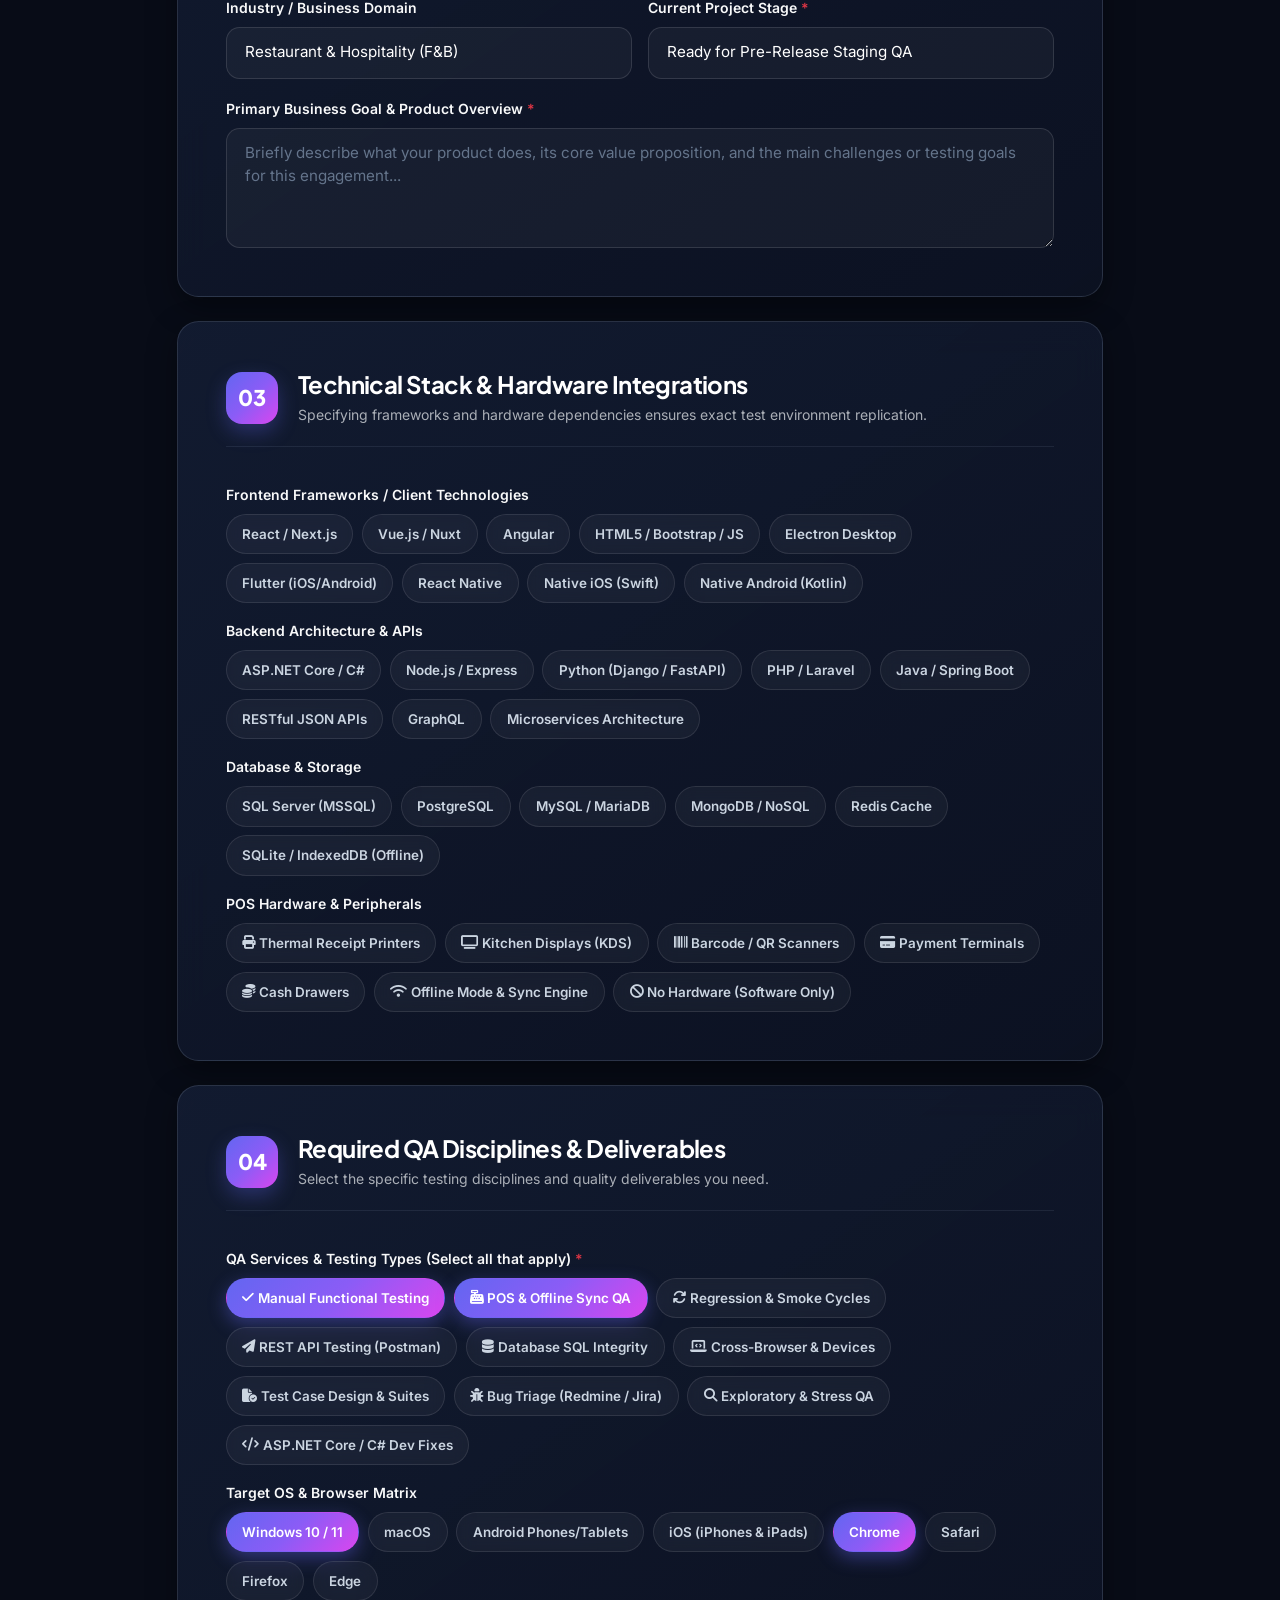
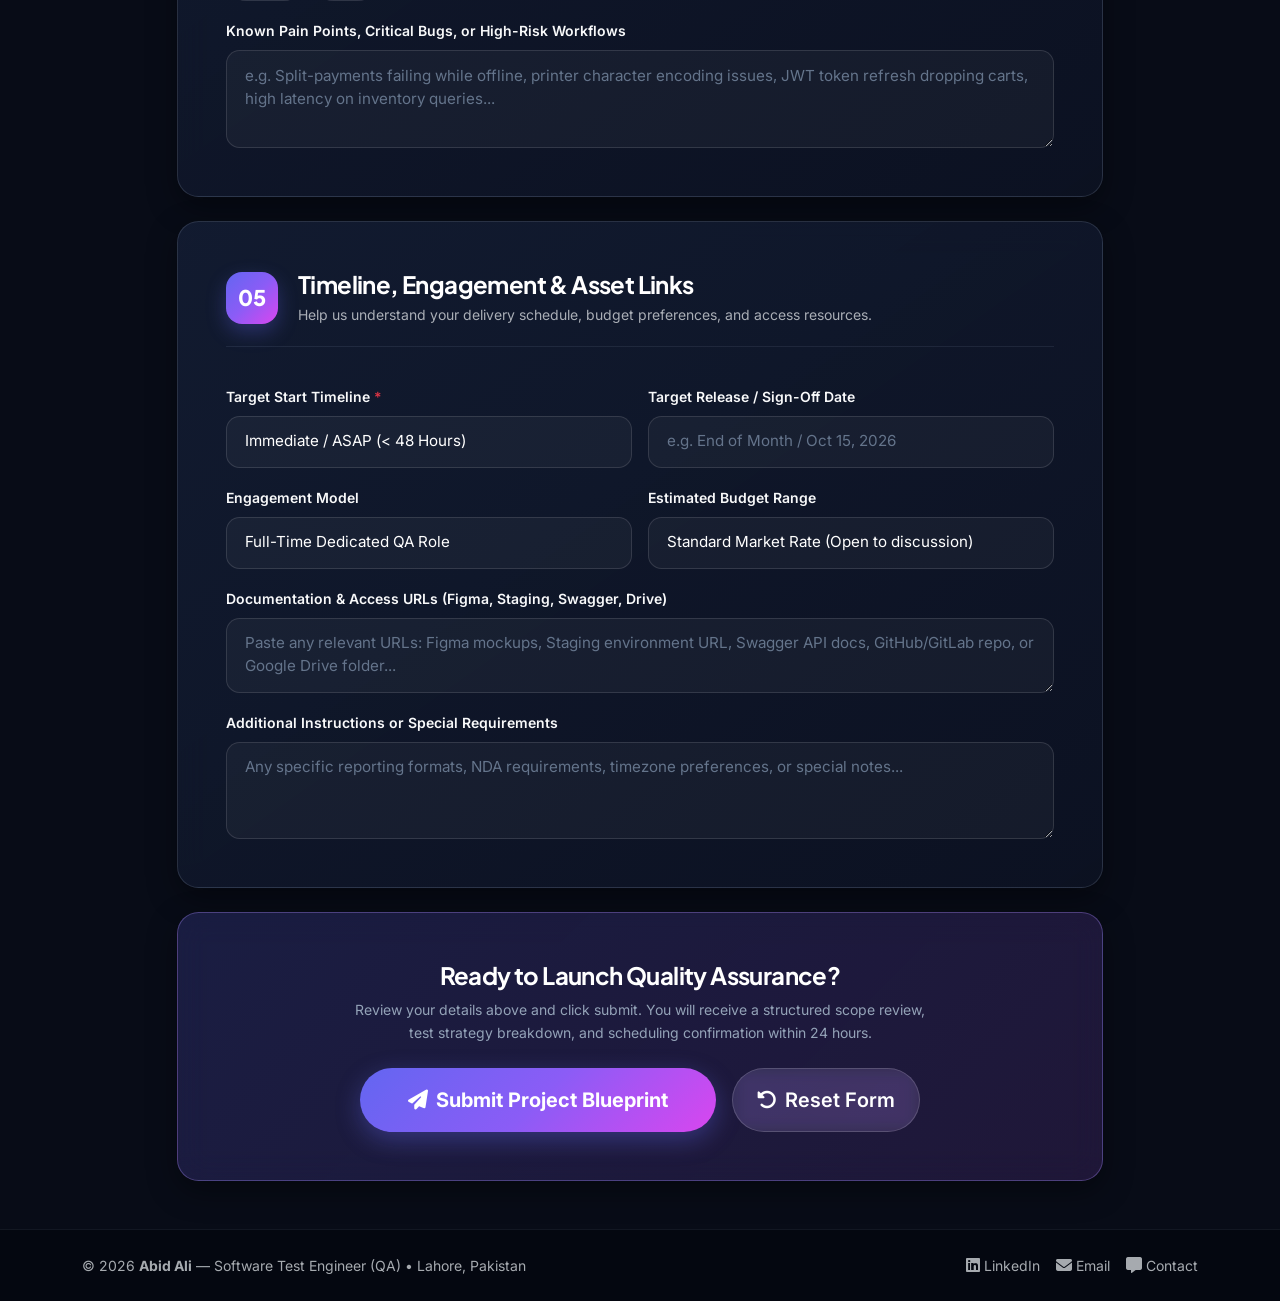
<file: project-planner.html>
<!DOCTYPE html>
<html lang="en" data-bs-theme="dark">
<head>
  <meta charset="UTF-8" />
  <meta name="viewport" content="width=device-width, initial-scale=1.0" />
  <title>Project Inquiry &amp; Scope Planner — Abid Ali | Software Test Engineer</title>
  <meta name="description" content="Submit your comprehensive project requirements, technical architecture, and QA testing expectations to receive an accurate scope, timeline, and tailored test strategy." />
  
  <!-- Fonts: Plus Jakarta Sans & Inter -->
  <link rel="preconnect" href="https://fonts.googleapis.com" />
  <link rel="preconnect" href="https://fonts.gstatic.com" crossorigin />
  <link href="https://fonts.googleapis.com/css2?family=Inter:wght@300;400;500;600;700;800&family=Plus+Jakarta+Sans:wght@500;600;700;800&display=swap" rel="stylesheet" />

  <!-- Bootstrap 5.3.3 CSS -->
  <link href="https://cdn.jsdelivr.net/npm/bootstrap@5.3.3/dist/css/bootstrap.min.css" rel="stylesheet" />

  <!-- Font Awesome 6.5.2 Icons -->
  <link rel="stylesheet" href="https://cdnjs.cloudflare.com/ajax/libs/font-awesome/6.5.2/css/all.min.css" />

  <!-- Custom Stylesheet -->
  <link rel="stylesheet" href="css/style.css" />
</head>
<body>

<!-- Navigation Bar -->
<nav class="navbar navbar-expand-lg fixed-top glass-nav" id="mainNav" aria-label="Main Navigation">
  <div class="container-fluid px-4 px-lg-5">
    <a class="navbar-brand text-gradient" href="index.html">
      <span class="brand-dot"></span>
      <span>Abid Ali</span>
    </a>
    <button class="navbar-toggler border-0 text-white" type="button" data-bs-toggle="collapse" data-bs-target="#navMenu" aria-controls="navMenu" aria-expanded="false" aria-label="Toggle navigation">
      <i class="fa-solid fa-bars-staggered fs-5"></i>
    </button>
    <div class="collapse navbar-collapse" id="navMenu">
<ul class="navbar-nav mx-auto align-items-lg-center gap-lg-1">
        <li class="nav-item"><a class="nav-link" href="index.html"><i class="fa-solid fa-house"></i> Home</a></li>
        <li class="nav-item"><a class="nav-link" href="expertise.html"><i class="fa-solid fa-layer-group"></i> Expertise</a></li>
        <li class="nav-item"><a class="nav-link active" href="project-planner.html"><i class="fa-solid fa-clipboard-list"></i> Project Scope</a></li>
        <li class="nav-item"><a class="nav-link" href="feedback.html"><i class="fa-solid fa-comment-dots"></i> Feedback</a></li>
        <li class="nav-item"><a class="nav-link" href="contact.html"><i class="fa-solid fa-envelope"></i> Contact</a></li>
      </ul>
      <div class="d-flex align-items-center gap-2 mt-3 mt-lg-0">
        <a href="contact.html" class="btn btn-primary-glow rounded-pill px-4 py-2">
          <i class="fa-solid fa-paper-plane me-2"></i>Hire Me
        </a>
      </div>
    </div>
  </div>
</nav>

<!-- Project Scope Hero Header -->
<section class="hero-section page-hero-header text-center" aria-label="Project Scope Header">
  <div class="hero-blob"></div>
  <div class="hero-blob2"></div>
  <div class="container position-relative z-1">
    <span class="section-tag"><i class="fa-solid fa-clipboard-check"></i> Project Discovery &amp; Scope Architecture</span>
    <h1 class="display-4 fw-bold text-white mb-3">Project Intake &amp; Requirements Blueprint</h1>
    <p class="text-white-75 mx-auto mb-4" style="max-width: 680px;">
      Provide your detailed project specifications, technical stack, target platforms, and QA expectations below to ensure zero missed requirements, clear milestone timelines, and a tailored testing strategy.
    </p>

    <!-- Quick Benefit Cards -->
    <div class="row g-3 g-md-4 justify-content-center text-start mt-2">
      <div class="col-12 col-md-4">
        <div class="glass-card p-3 p-lg-4 h-100">
          <div class="d-flex align-items-center gap-3 mb-2">
            <div class="intake-benefit-icon" style="background: var(--gradient-primary);">
              <i class="fa-solid fa-list-check"></i>
            </div>
            <strong class="text-white">1. Full Scope Mapping</strong>
          </div>
          <p class="small text-muted mb-0">Capture complete architecture, offline sync needs, hardware peripherals, and edge cases upfront.</p>
        </div>
      </div>
      <div class="col-12 col-md-4">
        <div class="glass-card p-3 p-lg-4 h-100">
          <div class="d-flex align-items-center gap-3 mb-2">
            <div class="intake-benefit-icon" style="background: var(--gradient-cyan);">
              <i class="fa-solid fa-magnifying-glass-chart"></i>
            </div>
            <strong class="text-white">2. Risk Isolation</strong>
          </div>
          <p class="small text-muted mb-0">Identify potential calculation pitfalls, integration blockers, and device matrix requirements early.</p>
        </div>
      </div>
      <div class="col-12 col-md-4">
        <div class="glass-card p-3 p-lg-4 h-100">
          <div class="d-flex align-items-center gap-3 mb-2">
            <div class="intake-benefit-icon" style="background: var(--gradient-emerald);">
              <i class="fa-solid fa-rocket"></i>
            </div>
            <strong class="text-white">3. Rapid Turnaround</strong>
          </div>
          <p class="small text-muted mb-0">Receive a detailed test plan, cost estimate, and timeline breakdown within 24 hours.</p>
        </div>
      </div>
    </div>
  </div>
</section>

<!-- Main Intake Form Section -->
<section class="py-5" aria-label="Project Intake Form Section">
  <div class="container">
    <div class="row justify-content-center">
      <div class="col-12 col-xl-10">
        
        <form id="projectIntakeForm" novalidate>
          
          <!-- SECTION 1: Client & Stakeholder Information -->
          <div class="glass-card intake-section-card p-4 p-md-5 mb-4 reveal-up">
            <div class="intake-section-header">
              <span class="intake-step-badge">01</span>
              <div>
                <h3 class="h4 fw-bold text-white mb-1">Client &amp; Stakeholder Details</h3>
                <p class="text-muted small mb-0">Your primary contact details for scope discussions, updates, and deliverables.</p>
              </div>
            </div>

            <div class="row g-3 mt-2">
              <div class="col-12 col-md-6">
                <label for="clientName" class="form-label small fw-semibold text-light">Full Name <span class="text-danger">*</span></label>
                <input type="text" class="form-control form-control-custom" id="clientName" name="clientName" placeholder="e.g. John Doe" required />
              </div>
              <div class="col-12 col-md-6">
                <label for="companyName" class="form-label small fw-semibold text-light">Company / Organization Name</label>
                <input type="text" class="form-control form-control-custom" id="companyName" name="companyName" placeholder="e.g. Acme Technologies Inc." />
              </div>
              <div class="col-12 col-md-6">
                <label for="clientEmail" class="form-label small fw-semibold text-light">Work Email Address <span class="text-danger">*</span></label>
                <input type="email" class="form-control form-control-custom" id="clientEmail" name="clientEmail" placeholder="e.g. john@company.com" required />
              </div>
              <div class="col-12 col-md-6">
                <label for="clientPhone" class="form-label small fw-semibold text-light">Phone / WhatsApp Number <span class="text-danger">*</span></label>
                <input type="tel" class="form-control form-control-custom" id="clientPhone" name="clientPhone" placeholder="e.g. +1 (555) 000-0000 or +92 300 0000000" required />
              </div>
              <div class="col-12 col-md-6">
                <label for="clientLocation" class="form-label small fw-semibold text-light">Country &amp; Time Zone</label>
                <input type="text" class="form-control form-control-custom" id="clientLocation" name="clientLocation" placeholder="e.g. USA (EST) / UK (GMT) / Pakistan (PKT)" />
              </div>
              <div class="col-12 col-md-6">
                <label for="prefComm" class="form-label small fw-semibold text-light">Preferred Communication Channel</label>
                <select class="form-select form-control-custom" id="prefComm" name="prefComm">
                  <option value="Email" selected>Email</option>
                  <option value="WhatsApp">WhatsApp</option>
                  <option value="Zoom / Google Meet">Zoom / Google Meet Call</option>
                </select>
              </div>
            </div>
          </div>

          <!-- SECTION 2: Project Overview & Identity -->
          <div class="glass-card intake-section-card p-4 p-md-5 mb-4 reveal-up">
            <div class="intake-section-header">
              <span class="intake-step-badge">02</span>
              <div>
                <h3 class="h4 fw-bold text-white mb-1">Project Identity &amp; Classification</h3>
                <p class="text-muted small mb-0">Define the core identity, category, industry domain, and lifecycle stage.</p>
              </div>
            </div>

            <div class="row g-3 mt-2">
              <div class="col-12">
                <label for="projectName" class="form-label small fw-semibold text-light">Project Name / Working Title <span class="text-danger">*</span></label>
                <input type="text" class="form-control form-control-custom" id="projectName" name="projectName" placeholder="e.g. Enterprise POS / Team Workspace Web App / Nexus E-Commerce" required />
              </div>

              <!-- Project Type Selection -->
              <div class="col-12">
                <label class="form-label small fw-semibold text-light d-block mb-2">Project Category / Platform Type (Select all that apply) <span class="text-danger">*</span></label>
                <div class="intake-pill-group">
                  <label class="intake-pill-label">
                    <input type="checkbox" name="projectType" value="POS System (Restaurant/Retail)" />
                    <span><i class="fa-solid fa-cash-register me-1"></i>POS System (Restaurant/Retail)</span>
                  </label>
                  <label class="intake-pill-label">
                    <input type="checkbox" name="projectType" value="Web Application (SaaS/Dashboard)" />
                    <span><i class="fa-solid fa-globe me-1"></i>Web Application (SaaS / Portal)</span>
                  </label>
                  <label class="intake-pill-label">
                    <input type="checkbox" name="projectType" value="Mobile App (iOS & Android)" />
                    <span><i class="fa-solid fa-mobile-screen me-1"></i>Mobile App (iOS &amp; Android)</span>
                  </label>
                  <label class="intake-pill-label">
                    <input type="checkbox" name="projectType" value="Electron Desktop Suite" />
                    <span><i class="fa-solid fa-desktop me-1"></i>Electron Desktop Suite</span>
                  </label>
                  <label class="intake-pill-label">
                    <input type="checkbox" name="projectType" value="REST API & Microservices" />
                    <span><i class="fa-solid fa-network-wired me-1"></i>REST API &amp; Backend</span>
                  </label>
                  <label class="intake-pill-label">
                    <input type="checkbox" name="projectType" value="E-Commerce & Storefront" />
                    <span><i class="fa-solid fa-cart-shopping me-1"></i>E-Commerce &amp; Storefront</span>
                  </label>
                  <label class="intake-pill-label">
                    <input type="checkbox" name="projectType" value="Enterprise Management System" />
                    <span><i class="fa-solid fa-building me-1"></i>Enterprise Internal Tool</span>
                  </label>
                </div>
              </div>

              <!-- Industry Domain -->
              <div class="col-12 col-md-6">
                <label for="projectDomain" class="form-label small fw-semibold text-light">Industry / Business Domain</label>
                <select class="form-select form-control-custom" id="projectDomain" name="projectDomain">
                  <option value="Restaurant & Hospitality" selected>Restaurant &amp; Hospitality (F&amp;B)</option>
                  <option value="Retail & Inventory Management">Retail &amp; Inventory Management</option>
                  <option value="E-Commerce & Digital Goods">E-Commerce &amp; Digital Goods</option>
                  <option value="FinTech & Payment Processing">FinTech &amp; Payment Processing</option>
                  <option value="Healthcare & Medical Tech">Healthcare &amp; Medical Tech</option>
                  <option value="Logistics, Delivery & Supply Chain">Logistics, Delivery &amp; Supply Chain</option>
                  <option value="Team Collaboration & Task Management">Team Collaboration &amp; Productivity</option>
                  <option value="Education & E-Learning">Education &amp; E-Learning</option>
                  <option value="Other">Other Industry</option>
                </select>
              </div>

              <!-- Project Stage -->
              <div class="col-12 col-md-6">
                <label for="projectStage" class="form-label small fw-semibold text-light">Current Project Stage <span class="text-danger">*</span></label>
                <select class="form-select form-control-custom" id="projectStage" name="projectStage" required>
                  <option value="Ready for QA & Staging Testing" selected>Ready for Pre-Release Staging QA</option>
                  <option value="In Active Development (Sprint QA)">In Active Development (Ongoing Sprint QA)</option>
                  <option value="Production Live with Bugs">Live Production with Critical Bug Leakage</option>
                  <option value="Feature Expansion & Regression">New Feature Release &amp; Regression Cycle</option>
                  <option value="Idea & Specifications Phase">Planning &amp; Architecture Specs Phase</option>
                </select>
              </div>

              <!-- Project Description & Goal -->
              <div class="col-12">
                <label for="projectGoal" class="form-label small fw-semibold text-light">Primary Business Goal &amp; Product Overview <span class="text-danger">*</span></label>
                <textarea class="form-control form-control-custom" id="projectGoal" name="projectGoal" rows="4" placeholder="Briefly describe what your product does, its core value proposition, and the main challenges or testing goals for this engagement..." required></textarea>
              </div>
            </div>
          </div>

          <!-- SECTION 3: Technical Architecture & Environment -->
          <div class="glass-card intake-section-card p-4 p-md-5 mb-4 reveal-up">
            <div class="intake-section-header">
              <span class="intake-step-badge">03</span>
              <div>
                <h3 class="h4 fw-bold text-white mb-1">Technical Stack &amp; Hardware Integrations</h3>
                <p class="text-muted small mb-0">Specifying frameworks and hardware dependencies ensures exact test environment replication.</p>
              </div>
            </div>

            <div class="row g-3 mt-2">
              <!-- Frontend Stack -->
              <div class="col-12">
                <label class="form-label small fw-semibold text-light d-block mb-2">Frontend Frameworks / Client Technologies</label>
                <div class="intake-pill-group">
                  <label class="intake-pill-label"><input type="checkbox" name="frontendStack" value="React / Next.js" /><span>React / Next.js</span></label>
                  <label class="intake-pill-label"><input type="checkbox" name="frontendStack" value="Vue.js / Nuxt" /><span>Vue.js / Nuxt</span></label>
                  <label class="intake-pill-label"><input type="checkbox" name="frontendStack" value="Angular" /><span>Angular</span></label>
                  <label class="intake-pill-label"><input type="checkbox" name="frontendStack" value="HTML5 / Bootstrap / JS" /><span>HTML5 / Bootstrap / JS</span></label>
                  <label class="intake-pill-label"><input type="checkbox" name="frontendStack" value="Electron Desktop" /><span>Electron Desktop</span></label>
                  <label class="intake-pill-label"><input type="checkbox" name="frontendStack" value="Flutter (iOS/Android)" /><span>Flutter (iOS/Android)</span></label>
                  <label class="intake-pill-label"><input type="checkbox" name="frontendStack" value="React Native" /><span>React Native</span></label>
                  <label class="intake-pill-label"><input type="checkbox" name="frontendStack" value="Native iOS (Swift)" /><span>Native iOS (Swift)</span></label>
                  <label class="intake-pill-label"><input type="checkbox" name="frontendStack" value="Native Android (Kotlin)" /><span>Native Android (Kotlin)</span></label>
                </div>
              </div>

              <!-- Backend Stack -->
              <div class="col-12">
                <label class="form-label small fw-semibold text-light d-block mb-2">Backend Architecture &amp; APIs</label>
                <div class="intake-pill-group">
                  <label class="intake-pill-label"><input type="checkbox" name="backendStack" value="ASP.NET Core / C#" /><span>ASP.NET Core / C#</span></label>
                  <label class="intake-pill-label"><input type="checkbox" name="backendStack" value="Node.js / Express" /><span>Node.js / Express</span></label>
                  <label class="intake-pill-label"><input type="checkbox" name="backendStack" value="Python (Django/FastAPI)" /><span>Python (Django / FastAPI)</span></label>
                  <label class="intake-pill-label"><input type="checkbox" name="backendStack" value="PHP / Laravel" /><span>PHP / Laravel</span></label>
                  <label class="intake-pill-label"><input type="checkbox" name="backendStack" value="Java / Spring Boot" /><span>Java / Spring Boot</span></label>
                  <label class="intake-pill-label"><input type="checkbox" name="backendStack" value="RESTful JSON APIs" /><span>RESTful JSON APIs</span></label>
                  <label class="intake-pill-label"><input type="checkbox" name="backendStack" value="GraphQL" /><span>GraphQL</span></label>
                  <label class="intake-pill-label"><input type="checkbox" name="backendStack" value="Microservices" /><span>Microservices Architecture</span></label>
                </div>
              </div>

              <!-- Database Stack -->
              <div class="col-12">
                <label class="form-label small fw-semibold text-light d-block mb-2">Database &amp; Storage</label>
                <div class="intake-pill-group">
                  <label class="intake-pill-label"><input type="checkbox" name="dbStack" value="Microsoft SQL Server" /><span>SQL Server (MSSQL)</span></label>
                  <label class="intake-pill-label"><input type="checkbox" name="dbStack" value="PostgreSQL" /><span>PostgreSQL</span></label>
                  <label class="intake-pill-label"><input type="checkbox" name="dbStack" value="MySQL / MariaDB" /><span>MySQL / MariaDB</span></label>
                  <label class="intake-pill-label"><input type="checkbox" name="dbStack" value="MongoDB / NoSQL" /><span>MongoDB / NoSQL</span></label>
                  <label class="intake-pill-label"><input type="checkbox" name="dbStack" value="Redis Cache" /><span>Redis Cache</span></label>
                  <label class="intake-pill-label"><input type="checkbox" name="dbStack" value="SQLite / IndexedDB (Offline)" /><span>SQLite / IndexedDB (Offline)</span></label>
                </div>
              </div>

              <!-- Hardware & Integrations -->
              <div class="col-12">
                <label class="form-label small fw-semibold text-light d-block mb-2">POS Hardware &amp; Peripherals</label>
                <div class="intake-pill-group">
                  <label class="intake-pill-label"><input type="checkbox" name="hardwareStack" value="ESC/POS Thermal Receipt Printers (USB/LAN/Bluetooth)" /><span><i class="fa-solid fa-print me-1"></i>Thermal Receipt Printers</span></label>
                  <label class="intake-pill-label"><input type="checkbox" name="hardwareStack" value="Kitchen Display Systems (KDS)" /><span><i class="fa-solid fa-tv me-1"></i>Kitchen Displays (KDS)</span></label>
                  <label class="intake-pill-label"><input type="checkbox" name="hardwareStack" value="Barcode & QR Code Scanners" /><span><i class="fa-solid fa-barcode me-1"></i>Barcode / QR Scanners</span></label>
                  <label class="intake-pill-label"><input type="checkbox" name="hardwareStack" value="Card Payment Terminals (EMV/NFC)" /><span><i class="fa-solid fa-credit-card me-1"></i>Payment Terminals</span></label>
                  <label class="intake-pill-label"><input type="checkbox" name="hardwareStack" value="Electronic Cash Drawers" /><span><i class="fa-solid fa-coins me-1"></i>Cash Drawers</span></label>
                  <label class="intake-pill-label"><input type="checkbox" name="hardwareStack" value="Offline Mode & Auto-Sync Engine" /><span><i class="fa-solid fa-wifi me-1"></i>Offline Mode &amp; Sync Engine</span></label>
                  <label class="intake-pill-label"><input type="checkbox" name="hardwareStack" value="None (Pure Software / Web)" /><span><i class="fa-solid fa-ban me-1"></i>No Hardware (Software Only)</span></label>
                </div>
              </div>
            </div>
          </div>

          <!-- SECTION 4: Required QA & Engineering Scope -->
          <div class="glass-card intake-section-card p-4 p-md-5 mb-4 reveal-up">
            <div class="intake-section-header">
              <span class="intake-step-badge">04</span>
              <div>
                <h3 class="h4 fw-bold text-white mb-1">Required QA Disciplines &amp; Deliverables</h3>
                <p class="text-muted small mb-0">Select the specific testing disciplines and quality deliverables you need.</p>
              </div>
            </div>

            <div class="row g-3 mt-2">
              <!-- Services Needed -->
              <div class="col-12">
                <label class="form-label small fw-semibold text-light d-block mb-2">QA Services &amp; Testing Types (Select all that apply) <span class="text-danger">*</span></label>
                <div class="intake-pill-group">
                  <label class="intake-pill-label"><input type="checkbox" name="qaServices" value="Manual Functional Testing" checked /><span><i class="fa-solid fa-check me-1"></i>Manual Functional Testing</span></label>
                  <label class="intake-pill-label"><input type="checkbox" name="qaServices" value="POS Domain & Offline Sync QA" checked /><span><i class="fa-solid fa-cash-register me-1"></i>POS &amp; Offline Sync QA</span></label>
                  <label class="intake-pill-label"><input type="checkbox" name="qaServices" value="Regression & Smoke Test Cycles" /><span><i class="fa-solid fa-arrows-rotate me-1"></i>Regression &amp; Smoke Cycles</span></label>
                  <label class="intake-pill-label"><input type="checkbox" name="qaServices" value="REST API & Postman Payload Validation" /><span><i class="fa-solid fa-paper-plane me-1"></i>REST API Testing (Postman)</span></label>
                  <label class="intake-pill-label"><input type="checkbox" name="qaServices" value="Database & SQL Query Integrity" /><span><i class="fa-solid fa-database me-1"></i>Database SQL Integrity</span></label>
                  <label class="intake-pill-label"><input type="checkbox" name="qaServices" value="Cross-Platform & Cross-Browser QA" /><span><i class="fa-solid fa-laptop-code me-1"></i>Cross-Browser &amp; Devices</span></label>
                  <label class="intake-pill-label"><input type="checkbox" name="qaServices" value="Test Case Suite Authoring & Traceability" /><span><i class="fa-solid fa-file-circle-check me-1"></i>Test Case Design &amp; Suites</span></label>
                  <label class="intake-pill-label"><input type="checkbox" name="qaServices" value="Defect Logging & Redmine / Jira Triage" /><span><i class="fa-solid fa-bug me-1"></i>Bug Triage (Redmine / Jira)</span></label>
                  <label class="intake-pill-label"><input type="checkbox" name="qaServices" value="Exploratory & Edge-Case Stress Testing" /><span><i class="fa-solid fa-magnifying-glass me-1"></i>Exploratory &amp; Stress QA</span></label>
                  <label class="intake-pill-label"><input type="checkbox" name="qaServices" value="ASP.NET Core Bug Fixing & Dev Support" /><span><i class="fa-solid fa-code me-1"></i>ASP.NET Core / C# Dev Fixes</span></label>
                </div>
              </div>

              <!-- Target Platforms -->
              <div class="col-12">
                <label class="form-label small fw-semibold text-light d-block mb-2">Target OS &amp; Browser Matrix</label>
                <div class="intake-pill-group">
                  <label class="intake-pill-label"><input type="checkbox" name="targetMatrix" value="Windows 10 / 11 Desktop" checked /><span>Windows 10 / 11</span></label>
                  <label class="intake-pill-label"><input type="checkbox" name="targetMatrix" value="macOS Desktop" /><span>macOS</span></label>
                  <label class="intake-pill-label"><input type="checkbox" name="targetMatrix" value="Android Phones & Tablets" /><span>Android Phones/Tablets</span></label>
                  <label class="intake-pill-label"><input type="checkbox" name="targetMatrix" value="iOS (iPhones & iPads)" /><span>iOS (iPhones &amp; iPads)</span></label>
                  <label class="intake-pill-label"><input type="checkbox" name="targetMatrix" value="Google Chrome" checked /><span>Chrome</span></label>
                  <label class="intake-pill-label"><input type="checkbox" name="targetMatrix" value="Apple Safari" /><span>Safari</span></label>
                  <label class="intake-pill-label"><input type="checkbox" name="targetMatrix" value="Mozilla Firefox" /><span>Firefox</span></label>
                  <label class="intake-pill-label"><input type="checkbox" name="targetMatrix" value="Microsoft Edge" /><span>Edge</span></label>
                </div>
              </div>

              <!-- Known Issues / High-Risk Areas -->
              <div class="col-12">
                <label for="knownIssues" class="form-label small fw-semibold text-light">Known Pain Points, Critical Bugs, or High-Risk Workflows</label>
                <textarea class="form-control form-control-custom" id="knownIssues" name="knownIssues" rows="3" placeholder="e.g. Split-payments failing while offline, printer character encoding issues, JWT token refresh dropping carts, high latency on inventory queries..."></textarea>
              </div>
            </div>
          </div>

          <!-- SECTION 5: Timeline, Budget & Project Assets -->
          <div class="glass-card intake-section-card p-4 p-md-5 mb-4 reveal-up">
            <div class="intake-section-header">
              <span class="intake-step-badge">05</span>
              <div>
                <h3 class="h4 fw-bold text-white mb-1">Timeline, Engagement &amp; Asset Links</h3>
                <p class="text-muted small mb-0">Help us understand your delivery schedule, budget preferences, and access resources.</p>
              </div>
            </div>

            <div class="row g-3 mt-2">
              <div class="col-12 col-md-6">
                <label for="urgencyLevel" class="form-label small fw-semibold text-light">Target Start Timeline <span class="text-danger">*</span></label>
                <select class="form-select form-control-custom" id="urgencyLevel" name="urgencyLevel" required>
                  <option value="Immediate / ASAP (< 48 Hours)" selected>Immediate / ASAP (&lt; 48 Hours)</option>
                  <option value="Within 1 Week">Within 1 Week</option>
                  <option value="Within 2-4 Weeks">Within 2–4 Weeks</option>
                  <option value="Flexible / Planning Ahead">Flexible / Planning Ahead</option>
                </select>
              </div>
              <div class="col-12 col-md-6">
                <label for="targetDeadline" class="form-label small fw-semibold text-light">Target Release / Sign-Off Date</label>
                <input type="text" class="form-control form-control-custom" id="targetDeadline" name="targetDeadline" placeholder="e.g. End of Month / Oct 15, 2026" />
              </div>
              <div class="col-12 col-md-6">
                <label for="engagementModel" class="form-label small fw-semibold text-light">Engagement Model</label>
                <select class="form-select form-control-custom" id="engagementModel" name="engagementModel">
                  <option value="Full-Time Dedicated QA Role" selected>Full-Time Dedicated QA Role</option>
                  <option value="Fixed-Scope Milestone Project">Fixed-Scope Milestone Project</option>
                  <option value="Hourly / Time & Materials">Hourly / On-Demand QA Cycles</option>
                  <option value="Monthly Retainer QA">Monthly Retainer QA Support</option>
                </select>
              </div>
              <div class="col-12 col-md-6">
                <label for="budgetRange" class="form-label small fw-semibold text-light">Estimated Budget Range</label>
                <select class="form-select form-control-custom" id="budgetRange" name="budgetRange">
                  <option value="Market Competitive / Standard Rate" selected>Standard Market Rate (Open to discussion)</option>
                  <option value="$500 - $1,500">$500 – $1,500 USD</option>
                  <option value="$1,500 - $3,500">$1,500 – $3,500 USD</option>
                  <option value="$3,500 - $6,000+">$3,500 – $6,000+ USD</option>
                  <option value="Hourly Rate ($15 - $30/hr)">Hourly Rate ($15 – $30/hr)</option>
                </select>
              </div>

              <!-- Asset Links -->
              <div class="col-12">
                <label for="projectLinks" class="form-label small fw-semibold text-light">Documentation &amp; Access URLs (Figma, Staging, Swagger, Drive)</label>
                <textarea class="form-control form-control-custom" id="projectLinks" name="projectLinks" rows="2" placeholder="Paste any relevant URLs: Figma mockups, Staging environment URL, Swagger API docs, GitHub/GitLab repo, or Google Drive folder..."></textarea>
              </div>

              <!-- Extra Notes -->
              <div class="col-12">
                <label for="extraNotes" class="form-label small fw-semibold text-light">Additional Instructions or Special Requirements</label>
                <textarea class="form-control form-control-custom" id="extraNotes" name="extraNotes" rows="3" placeholder="Any specific reporting formats, NDA requirements, timezone preferences, or special notes..."></textarea>
              </div>
            </div>
          </div>

          <!-- SUBMIT ACTION BAR -->
          <div class="glass-card p-4 p-md-5 text-center reveal-up" style="background: linear-gradient(135deg, rgba(99,102,241,0.2) 0%, rgba(168,85,247,0.15) 100%); border-color: rgba(167,139,250,0.35);">
            <h3 class="h4 fw-bold text-white mb-2">Ready to Launch Quality Assurance?</h3>
            <p class="text-white-75 small mb-4 mx-auto" style="max-width: 580px;">
              Review your details above and click submit. You will receive a structured scope review, test strategy breakdown, and scheduling confirmation within 24 hours.
            </p>
            <div class="d-flex justify-content-center flex-wrap gap-3">
              <button type="submit" class="btn btn-primary-glow btn-lg rounded-pill px-5 py-3" id="intakeSubmitBtn" aria-busy="false">
                <i class="fa-solid fa-paper-plane me-2"></i>Submit Project Blueprint
              </button>
              <button type="reset" class="btn btn-glass btn-lg rounded-pill px-4 py-3">
                <i class="fa-solid fa-rotate-left me-2"></i>Reset Form
              </button>
            </div>
          </div>

        </form>

      </div>
    </div>
  </div>
</section>

<!-- Footer -->
<footer class="py-4 text-center text-muted small" aria-label="Footer">
  <div class="container d-flex flex-column flex-md-row justify-content-between align-items-center gap-3">
    <div>
      © 2026 <strong>Abid Ali</strong> — Software Test Engineer (QA) • Lahore, Pakistan
    </div>
    <div class="d-flex gap-3">
      <a href="https://www.linkedin.com/in/abidali4438" target="_blank" rel="noopener" class="text-muted"><i class="fa-brands fa-linkedin fs-6"></i> LinkedIn</a>
      <a href="mailto:abidaliaslam282@gmail.com" class="text-muted"><i class="fa-solid fa-envelope fs-6"></i> Email</a>
      <a href="contact.html" class="text-muted"><i class="fa-solid fa-message fs-6"></i> Contact</a>
    </div>
  </div>
</footer>

<!-- Bootstrap 5.3.3 JS Bundle -->
<script src="https://cdn.jsdelivr.net/npm/bootstrap@5.3.3/dist/js/bootstrap.bundle.min.js"></script>

<!-- Custom Script -->
<script src="js/script.js"></script>
</body>
</html>
</file>
<file: css/style.css>
/* ==========================================================================
   Abid Ali - Software Test Engineer (QA) Portfolio
   Modern Bootstrap 5 + Glassmorphism & High-Performance Design System
   ========================================================================== */

/* 1. Theme Variables & Tokens */
:root {
  --bg-dark: #080c17;
  --bg-darker: #04060c;
  --bg-card: rgba(15, 23, 42, 0.85);
  --bg-card-hover: rgba(23, 33, 60, 0.95);
  --bg-glass: rgba(255, 255, 255, 0.05);
  --bg-glass-card: rgba(17, 26, 48, 0.82);
  --border-glass: rgba(148, 163, 184, 0.16);
  --border-hover: rgba(167, 139, 250, 0.55);
  --border-focus: rgba(99, 102, 241, 0.65);

  --text-main: #f8fafc;
  --text-muted: #94a3b8;
  --text-light: #cbd5e1;

  --primary: #6366f1;
  --primary-light: #818cf8;
  --primary-dark: #4f46e5;
  --accent-purple: #a855f7;
  --accent-cyan: #06b6d4;
  --accent-emerald: #10b981;
  --accent-amber: #f59e0b;
  --accent-rose: #f43f5e;

  --gradient-primary: linear-gradient(135deg, #6366f1 0%, #8b5cf6 50%, #d946ef 100%);
  --gradient-cyan: linear-gradient(135deg, #06b6d4 0%, #3b82f6 100%);
  --gradient-emerald: linear-gradient(135deg, #10b981 0%, #059669 100%);
  --gradient-amber: linear-gradient(135deg, #f59e0b 0%, #d97706 100%);
  --gradient-rose: linear-gradient(135deg, #f43f5e 0%, #e11d48 100%);
  --gradient-card: linear-gradient(145deg, rgba(20, 29, 52, 0.88) 0%, rgba(12, 18, 34, 0.96) 100%);

  --shadow-sm: 0 4px 12px rgba(0, 0, 0, 0.25);
  --shadow-md: 0 10px 30px rgba(0, 0, 0, 0.38);
  --shadow-lg: 0 20px 50px rgba(0, 0, 0, 0.48);
  --shadow-glow: 0 0 35px rgba(99, 102, 241, 0.28);
  --shadow-glow-cyan: 0 0 35px rgba(6, 182, 212, 0.24);

  --font-body: 'Inter', system-ui, -apple-system, sans-serif;
  --font-heading: 'Plus Jakarta Sans', 'Poppins', system-ui, sans-serif;
  --radius-sm: 0.625rem;
  --radius-md: 1rem;
  --radius-lg: 1.35rem;
  --radius-xl: 1.75rem;
}

[data-bs-theme="light" i] {
  --bg-dark: #f8fafc;
  --bg-darker: #f1f5f9;
  --bg-card: rgba(255, 255, 255, 0.92);
  --bg-card-hover: #ffffff;
  --bg-glass: rgba(255, 255, 255, 0.8);
  --bg-glass-card: rgba(255, 255, 255, 0.88);
  --border-glass: rgba(148, 163, 184, 0.2);
  --border-hover: rgba(99, 102, 241, 0.5);
  --text-main: #0f172a;
  --text-muted: #64748b;
  --text-light: #334155;
  --gradient-card: linear-gradient(145deg, #ffffff 0%, #f8fafc 100%);
  --shadow-md: 0 10px 30px rgba(15, 23, 42, 0.08);
  --shadow-lg: 0 20px 40px rgba(15, 23, 42, 0.12);
}

/* 2. Reset & Global */
*, *::before, *::after { box-sizing: border-box; }
html { scroll-behavior: smooth; scroll-padding-top: 85px; }
body {
  font-family: var(--font-body);
  background-color: var(--bg-dark);
  color: var(--text-main);
  background-image: 
    radial-gradient(circle at 12% 10%, rgba(99, 102, 241, 0.18) 0%, transparent 40%),
    radial-gradient(circle at 88% 22%, rgba(168, 85, 247, 0.16) 0%, transparent 38%),
    radial-gradient(circle at 50% 60%, rgba(6, 182, 212, 0.12) 0%, transparent 45%),
    radial-gradient(circle at 80% 90%, rgba(99, 102, 241, 0.16) 0%, transparent 40%);
  background-attachment: fixed;
  overflow-x: hidden;
  line-height: 1.65;
  -webkit-font-smoothing: antialiased;
}

h1, h2, h3, h4, h5, h6, .display-1, .display-2, .display-3, .display-4, .display-5, .display-6 {
  font-family: var(--font-heading);
  font-weight: 700;
  letter-spacing: -0.025em;
  color: var(--text-main);
}

a { color: var(--primary-light); text-decoration: none; transition: all 0.25s ease; }
a:hover { color: var(--accent-purple); }

/* 3. Utilities */
.text-gradient {
  background: var(--gradient-primary);
  -webkit-background-clip: text;
  -webkit-text-fill-color: transparent;
  background-clip: text;
}
.text-gradient-cyan {
  background: var(--gradient-cyan);
  -webkit-background-clip: text;
  -webkit-text-fill-color: transparent;
  background-clip: text;
}
.text-gradient-emerald {
  background: var(--gradient-emerald);
  -webkit-background-clip: text;
  -webkit-text-fill-color: transparent;
  background-clip: text;
}
.text-white-75 { color: var(--text-muted) !important; }
.tracking-wider { letter-spacing: 0.1em; }
.tracking-widest { letter-spacing: 0.16em; }

section { position: relative; padding: 5.5rem 0 !important; }
.section-header { max-width: 48rem; margin: 0 auto 3.5rem; }
.section-tag {
  display: inline-flex;
  align-items: center;
  gap: 0.5rem;
  padding: 0.4rem 0.95rem;
  font-size: 0.75rem;
  font-weight: 700;
  text-transform: uppercase;
  letter-spacing: 0.12em;
  border-radius: 999px;
  background: rgba(99, 102, 241, 0.15);
  border: 1px solid rgba(99, 102, 241, 0.4);
  color: var(--primary-light);
  margin-bottom: 1rem;
}

/* 4. Glass Cards (Always Visible & Smooth Hover) */
.glass-card, .card-custom {
  position: relative;
  background: var(--gradient-card);
  backdrop-filter: blur(16px);
  -webkit-backdrop-filter: blur(16px);
  border: 1px solid var(--border-glass);
  border-radius: var(--radius-lg);
  box-shadow: var(--shadow-md);
  transition: transform 0.28s cubic-bezier(0.16, 1, 0.3, 1),
              box-shadow 0.28s cubic-bezier(0.16, 1, 0.3, 1),
              border-color 0.28s ease,
              background 0.28s ease;
  overflow: hidden;
  opacity: 1 !important;
  visibility: visible !important;
}
.glass-card:hover, .card-custom:hover {
  transform: translateY(-6px);
  border-color: var(--border-hover);
  box-shadow: var(--shadow-lg), var(--shadow-glow);
}

.badge-glass {
  display: inline-flex;
  align-items: center;
  gap: 0.35rem;
  padding: 0.4rem 0.85rem;
  border-radius: 999px;
  font-size: 0.8rem;
  font-weight: 600;
  color: #e2e8f0;
  background: rgba(255, 255, 255, 0.06);
  border: 1px solid rgba(255, 255, 255, 0.12);
  backdrop-filter: blur(8px);
  transition: all 0.2s ease;
}
.badge-glass:hover {
  background: rgba(99, 102, 241, 0.2);
  border-color: rgba(99, 102, 241, 0.5);
  color: #ffffff;
}

.badge-status {
  display: inline-flex;
  align-items: center;
  gap: 0.5rem;
  padding: 0.45rem 1rem;
  border-radius: 999px;
  font-size: 0.82rem;
  font-weight: 600;
  background: rgba(16, 185, 129, 0.16);
  border: 1px solid rgba(16, 185, 129, 0.45);
  color: #34d399;
}
.pulse-dot {
  width: 8px;
  height: 8px;
  border-radius: 50%;
  background-color: #10b981;
  box-shadow: 0 0 10px #10b981;
  animation: livePulse 2s infinite ease-in-out;
}
@keyframes livePulse {
  0%, 100% { opacity: 1; transform: scale(1); }
  50% { opacity: 0.4; transform: scale(1.4); }
}

/* 5. Navbar */
.glass-nav {
  background: rgba(8, 12, 23, 0.88);
  backdrop-filter: blur(20px);
  -webkit-backdrop-filter: blur(20px);
  border-bottom: 1px solid rgba(148, 163, 184, 0.14);
  padding: 0.85rem 0;
  transition: all 0.3s ease;
  z-index: 1030;
}
.glass-nav.scrolled {
  background: rgba(6, 9, 18, 0.98);
  border-bottom-color: rgba(167, 139, 250, 0.3);
  box-shadow: 0 12px 35px rgba(0, 0, 0, 0.5);
  padding: 0.6rem 0;
}
.navbar-brand {
  font-family: var(--font-heading);
  font-size: 1.35rem;
  font-weight: 800;
  letter-spacing: -0.03em;
  display: inline-flex;
  align-items: center;
  gap: 0.6rem;
}
.brand-dot {
  width: 10px;
  height: 10px;
  border-radius: 50%;
  background: var(--gradient-primary);
  box-shadow: 0 0 12px rgba(99, 102, 241, 0.8);
}
.nav-link {
  font-size: 0.88rem;
  font-weight: 600;
  color: #94a3b8;
  padding: 0.5rem 0.95rem !important;
  border-radius: 999px;
  transition: all 0.22s ease;
  display: inline-flex;
  align-items: center;
  gap: 0.45rem;
}
.nav-link i { font-size: 0.85rem; opacity: 0.75; transition: transform 0.2s ease, opacity 0.2s ease; }
.nav-link:hover, .nav-link.active {
  color: #ffffff;
  background: rgba(99, 102, 241, 0.18);
}
.nav-link:hover i, .nav-link.active i {
  opacity: 1;
  color: var(--primary-light);
  transform: translateY(-1px);
}
.nav-link:active {
  transform: scale(0.94);
  transition: transform 0.12s ease;
}
.nav-link:active i {
  transform: scale(0.9) translateX(-1px);
}

/* 5b. Home Section Tag Navigation */
.tag-nav-container {
  position: sticky;
  top: 76px;
  z-index: 1020;
  background: rgba(8, 12, 23, 0.92);
  backdrop-filter: blur(20px);
  -webkit-backdrop-filter: blur(20px);
  border-bottom: 1px solid rgba(148, 163, 184, 0.14);
  padding: 0.65rem 0;
  box-shadow: 0 8px 28px rgba(0, 0, 0, 0.35);
}
.tag-nav-wrapper {
  display: flex;
  flex-wrap: wrap;
  justify-content: center;
  gap: 0.5rem;
  max-width: 100%;
}
.tag-nav-btn {
  display: inline-flex;
  align-items: center;
  padding: 0.5rem 1.1rem;
  font-size: 0.85rem;
  font-weight: 600;
  color: var(--text-muted);
  background: rgba(255, 255, 255, 0.04);
  border: 1px solid rgba(148, 163, 184, 0.16);
  border-radius: 999px;
  text-decoration: none;
  transition: all 0.22s ease;
  white-space: nowrap;
}
.tag-nav-btn:hover {
  color: #ffffff;
  background: var(--gradient-primary);
  border-color: transparent;
  transform: translateY(-2px);
  box-shadow: 0 6px 18px rgba(99, 102, 241, 0.4);
}

/* 6. Hero */
.hero-section {
  min-height: 100vh;
  padding-top: 9.5rem !important;
  padding-bottom: 5rem !important;
  display: flex;
  align-items: center;
  position: relative;
  overflow: hidden;
}
.page-hero-header {
  min-height: 48vh;
  padding-top: 8.5rem !important;
  padding-bottom: 3.5rem !important;
}
.hero-blob {
  position: absolute;
  top: 5%;
  left: -5%;
  width: 550px;
  height: 550px;
  background: radial-gradient(circle, rgba(99, 102, 241, 0.24) 0%, transparent 70%);
  border-radius: 50%;
  filter: blur(90px);
  z-index: 0;
  pointer-events: none;
  animation: heroFloat1 14s ease-in-out infinite alternate;
}
.hero-blob2 {
  position: absolute;
  bottom: 5%;
  right: -5%;
  width: 500px;
  height: 500px;
  background: radial-gradient(circle, rgba(168, 85, 247, 0.22) 0%, transparent 70%);
  border-radius: 50%;
  filter: blur(90px);
  z-index: 0;
  pointer-events: none;
  animation: heroFloat2 16s ease-in-out infinite alternate;
}
@keyframes heroFloat1 {
  0% { transform: translate(0, 0) scale(1); }
  100% { transform: translate(40px, 30px) scale(1.08); }
}
@keyframes heroFloat2 {
  0% { transform: translate(0, 0) scale(1); }
  100% { transform: translate(-30px, -40px) scale(1.05); }
}
.hero-title {
  font-size: clamp(2.75rem, 5.5vw, 4.75rem);
  font-weight: 800;
  line-height: 1.1;
  letter-spacing: -0.035em;
}
.hero-subtitle {
  font-size: clamp(1.2rem, 2.4vw, 1.6rem);
  font-weight: 600;
  color: var(--primary-light);
}
.hero-desc {
  font-size: 1.05rem;
  line-height: 1.75;
  color: var(--text-muted);
  max-width: 580px;
}
.profile-showcase {
  position: relative;
  width: 320px;
  height: 320px;
  margin: 0 auto;
}
.profile-avatar-box {
  width: 100%;
  height: 100%;
  border-radius: 2rem;
  padding: 8px;
  background: linear-gradient(135deg, rgba(99, 102, 241, 0.6), rgba(168, 85, 247, 0.35), rgba(6, 182, 212, 0.5));
  box-shadow: 0 25px 60px rgba(0, 0, 0, 0.5), var(--shadow-glow);
  position: relative;
  overflow: hidden;
}
.profile-avatar-box img {
  width: 100%;
  height: 100%;
  object-fit: cover;
  border-radius: 1.6rem;
}
.hero-floating-card {
  position: absolute;
  background: rgba(15, 23, 42, 0.92);
  backdrop-filter: blur(16px);
  border: 1px solid rgba(167, 139, 250, 0.35);
  border-radius: 1rem;
  padding: 0.65rem 1rem;
  box-shadow: 0 15px 35px rgba(0, 0, 0, 0.4);
  display: flex;
  align-items: center;
  gap: 0.75rem;
  z-index: 2;
  animation: floatCard 4s ease-in-out infinite alternate;
}
.hero-floating-card.card-top-left { top: -15px; left: -25px; animation-delay: 0s; }
.hero-floating-card.card-bottom-right { bottom: -15px; right: -25px; animation-delay: 1.5s; }
.hero-floating-icon {
  width: 36px;
  height: 36px;
  border-radius: 0.6rem;
  display: grid;
  place-items: center;
  font-size: 0.95rem;
  color: #ffffff;
}
@keyframes floatCard {
  0% { transform: translateY(0); }
  100% { transform: translateY(-8px); }
}

.stats-banner {
  background: var(--gradient-card);
  border: 1px solid var(--border-glass);
  border-radius: var(--radius-xl);
  padding: 2rem 2.5rem;
  box-shadow: var(--shadow-md);
  margin-top: 2rem;
}
.stat-item { text-align: center; }
.stat-number {
  font-family: var(--font-heading);
  font-size: 2.25rem;
  font-weight: 800;
  line-height: 1;
  margin-bottom: 0.35rem;
}
.stat-label {
  font-size: 0.85rem;
  color: var(--text-muted);
  font-weight: 500;
}

/* 7. About */
.about-card { padding: 2.5rem; height: 100%; }
.about-header-icon {
  width: 3.5rem;
  height: 3.5rem;
  border-radius: 1rem;
  display: grid;
  place-items: center;
  font-size: 1.35rem;
  color: #ffffff;
  background: var(--gradient-primary);
  box-shadow: 0 10px 25px rgba(99, 102, 241, 0.3);
  margin-bottom: 1.5rem;
}
.about-check-item {
  display: flex;
  align-items: flex-start;
  gap: 0.85rem;
  margin-bottom: 0.9rem;
}
.about-check-item i { color: #10b981; margin-top: 0.25rem; font-size: 0.95rem; }
.coverage-item-card {
  display: grid;
  grid-template-columns: 2.75rem 1fr;
  gap: 1rem;
  align-items: center;
  padding: 1rem 1.25rem;
  border-radius: 1rem;
  background: rgba(255, 255, 255, 0.03);
  border: 1px solid rgba(255, 255, 255, 0.06);
  transition: all 0.22s ease;
  margin-bottom: 0.85rem;
}
.coverage-item-card:hover {
  background: rgba(99, 102, 241, 0.12);
  border-color: rgba(99, 102, 241, 0.35);
  transform: translateX(4px);
}
.coverage-icon-box {
  width: 2.75rem;
  height: 2.75rem;
  border-radius: 0.75rem;
  display: grid;
  place-items: center;
  color: var(--primary-light);
  background: rgba(99, 102, 241, 0.15);
  font-size: 1.1rem;
}

/* 8. Expertise Cards */
.expertise-card {
  position: relative;
  padding: 2rem;
  height: 100%;
  display: flex;
  flex-direction: column;
}
.expertise-card::before {
  content: '';
  position: absolute;
  top: 0;
  left: 0;
  right: 0;
  height: 3px;
  background: var(--gradient-primary);
  opacity: 0.9;
}
.expertise-top {
  display: flex;
  justify-content: space-between;
  align-items: center;
  margin-bottom: 1.35rem;
}
.expertise-icon-box {
  width: 3.25rem;
  height: 3.25rem;
  border-radius: 0.95rem;
  display: grid;
  place-items: center;
  font-size: 1.25rem;
  color: #ffffff;
  background: var(--gradient-primary);
  box-shadow: 0 8px 20px rgba(99, 102, 241, 0.28);
}
.expertise-index {
  font-family: var(--font-heading);
  font-size: 0.85rem;
  font-weight: 800;
  color: var(--primary-light);
  letter-spacing: 0.08em;
  opacity: 0.8;
}
.expertise-card h3 { font-size: 1.15rem; font-weight: 700; margin-bottom: 0.65rem; }
.expertise-card p {
  font-size: 0.92rem;
  color: var(--text-muted);
  line-height: 1.6;
  margin-bottom: 1.25rem;
  flex-grow: 1;
}
.expertise-tags { display: flex; flex-wrap: wrap; gap: 0.4rem; }
.expertise-tags span {
  font-size: 0.72rem;
  font-weight: 600;
  padding: 0.25rem 0.6rem;
  border-radius: 0.4rem;
  background: rgba(99, 102, 241, 0.1);
  color: var(--primary-light);
  border: 1px solid rgba(99, 102, 241, 0.22);
}

/* 9. Tools */
.tool-card {
  padding: 1.5rem;
  height: 100%;
  display: flex;
  flex-direction: column;
  align-items: center;
  text-align: center;
  border-radius: var(--radius-md);
}
.tool-icon-wrapper {
  width: 3.75rem;
  height: 3.75rem;
  border-radius: 1.1rem;
  display: grid;
  place-items: center;
  font-size: 1.5rem;
  margin-bottom: 1rem;
  background: rgba(99, 102, 241, 0.12);
  border: 1px solid rgba(99, 102, 241, 0.25);
  color: var(--primary-light);
  transition: all 0.25s ease;
}
.tool-card:hover .tool-icon-wrapper {
  transform: scale(1.1) rotate(4deg);
  background: var(--gradient-primary);
  color: #ffffff;
  box-shadow: 0 10px 25px rgba(99, 102, 241, 0.35);
}
.tool-card h4 { font-size: 1.05rem; font-weight: 700; margin-bottom: 0.35rem; }
.tool-card p { font-size: 0.82rem; color: var(--text-muted); margin-bottom: 0.75rem; }
.tool-badge {
  font-size: 0.7rem;
  font-weight: 700;
  padding: 0.2rem 0.55rem;
  border-radius: 999px;
  background: rgba(255, 255, 255, 0.05);
  border: 1px solid rgba(255, 255, 255, 0.1);
  color: #cbd5e1;
}

/* 10. POS Cards */
.pos-card {
  padding: 1.65rem;
  height: 100%;
  position: relative;
  display: flex;
  flex-direction: column;
}
.pos-icon-header {
  display: flex;
  align-items: center;
  gap: 0.85rem;
  margin-bottom: 1rem;
}
.pos-icon {
  width: 2.85rem;
  height: 2.85rem;
  border-radius: 0.8rem;
  display: grid;
  place-items: center;
  font-size: 1.2rem;
  color: #ffffff;
  background: var(--gradient-cyan);
  box-shadow: 0 8px 18px rgba(6, 182, 212, 0.25);
}
.pos-card h4 { font-size: 1.05rem; font-weight: 700; margin-bottom: 0; }
.pos-card p { font-size: 0.88rem; color: var(--text-muted); line-height: 1.55; margin-bottom: 1rem; flex-grow: 1; }
.pos-card-footer {
  display: flex;
  align-items: center;
  gap: 0.4rem;
  font-size: 0.75rem;
  color: #38bdf8;
  font-weight: 600;
}

/* 11. Process Cards */
.process-step-card {
  padding: 2rem 1.65rem;
  position: relative;
  height: 100%;
  display: flex;
  flex-direction: column;
}
.process-step-top {
  display: flex;
  justify-content: space-between;
  align-items: center;
  margin-bottom: 1.25rem;
}
.process-step-num {
  font-family: var(--font-heading);
  font-size: 1.75rem;
  font-weight: 800;
  line-height: 1;
  background: var(--gradient-primary);
  -webkit-background-clip: text;
  -webkit-text-fill-color: transparent;
}
.process-step-icon {
  width: 2.85rem;
  height: 2.85rem;
  border-radius: 0.85rem;
  display: grid;
  place-items: center;
  font-size: 1.15rem;
  color: #ffffff;
  background: rgba(99, 102, 241, 0.15);
  border: 1px solid rgba(99, 102, 241, 0.3);
}
.process-step-card h4 { font-size: 1.15rem; font-weight: 700; margin-bottom: 0.5rem; }
.process-step-card p { font-size: 0.88rem; color: var(--text-muted); line-height: 1.6; margin-bottom: 1rem; flex-grow: 1; }
.process-deliverable {
  font-size: 0.78rem;
  padding: 0.5rem 0.75rem;
  border-radius: 0.5rem;
  background: rgba(255, 255, 255, 0.04);
  border: 1px solid rgba(255, 255, 255, 0.08);
  color: #e2e8f0;
}

/* 12. Project Cards */
.project-card { padding: 2.25rem; height: 100%; display: flex; flex-direction: column; }
.project-badge-bar {
  display: flex;
  justify-content: space-between;
  align-items: center;
  flex-wrap: wrap;
  gap: 0.5rem;
  margin-bottom: 1.25rem;
}
.project-role-badge {
  font-size: 0.75rem;
  font-weight: 700;
  text-transform: uppercase;
  letter-spacing: 0.08em;
  padding: 0.35rem 0.75rem;
  border-radius: 999px;
  background: rgba(99, 102, 241, 0.15);
  border: 1px solid rgba(99, 102, 241, 0.35);
  color: var(--primary-light);
}
.project-date { font-size: 0.8rem; color: var(--text-muted); font-weight: 500; }
.project-card h3 { font-size: 1.3rem; font-weight: 700; margin-bottom: 0.75rem; }
.project-card p.project-summary { font-size: 0.95rem; color: #cbd5e1; line-height: 1.65; margin-bottom: 1.25rem; }
.project-highlights { list-style: none; padding: 0; margin: 0 0 1.5rem 0; flex-grow: 1; }
.project-highlights li {
  display: flex;
  align-items: flex-start;
  gap: 0.65rem;
  font-size: 0.88rem;
  color: var(--text-muted);
  margin-bottom: 0.65rem;
  line-height: 1.55;
}
.project-highlights li i { color: #10b981; margin-top: 0.25rem; font-size: 0.85rem; }
.project-pills-group {
  margin-top: auto;
  padding-top: 1.25rem;
  border-top: 1px solid rgba(148, 163, 184, 0.12);
  display: flex;
  flex-direction: column;
  gap: 0.65rem;
}
.pills-row { display: flex; flex-wrap: wrap; gap: 0.4rem; }
.pill-item {
  font-size: 0.72rem;
  font-weight: 600;
  padding: 0.25rem 0.6rem;
  border-radius: 0.4rem;
  background: rgba(255, 255, 255, 0.05);
  color: #cbd5e1;
  border: 1px solid rgba(255, 255, 255, 0.08);
}

/* 13. Bug Tickets */
.bug-ticket-card {
  background: var(--gradient-card);
  border: 1px solid var(--border-glass);
  border-radius: var(--radius-lg);
  box-shadow: var(--shadow-md);
  margin-bottom: 1.25rem;
  overflow: hidden;
  transition: all 0.25s ease;
}
.bug-ticket-card:hover {
  border-color: var(--border-hover);
  box-shadow: var(--shadow-lg), var(--shadow-glow);
}
.bug-ticket-header {
  width: 100%;
  padding: 1.35rem 1.65rem;
  display: flex;
  justify-content: space-between;
  align-items: center;
  background: transparent;
  border: none;
  color: var(--text-main);
  text-align: left;
  cursor: pointer;
  gap: 1rem;
}
.bug-ticket-header:focus-visible { outline: 2px solid var(--primary); outline-offset: -2px; }
.bug-header-left { display: flex; flex-direction: column; gap: 0.35rem; }
.bug-meta-row { display: flex; align-items: center; gap: 0.65rem; flex-wrap: wrap; }
.bug-id-tag {
  font-family: var(--font-heading);
  font-size: 0.75rem;
  font-weight: 800;
  letter-spacing: 0.05em;
  color: var(--primary-light);
  background: rgba(99, 102, 241, 0.15);
  padding: 0.2rem 0.55rem;
  border-radius: 0.4rem;
}
.severity-pill {
  font-size: 0.7rem;
  font-weight: 700;
  padding: 0.2rem 0.55rem;
  border-radius: 999px;
  text-transform: uppercase;
}
.severity-critical { background: rgba(244, 63, 94, 0.15); color: #fb7185; border: 1px solid rgba(244, 63, 94, 0.35); }
.severity-high { background: rgba(245, 158, 11, 0.15); color: #fbbf24; border: 1px solid rgba(245, 158, 11, 0.35); }
.severity-medium { background: rgba(6, 182, 212, 0.15); color: #38bdf8; border: 1px solid rgba(6, 182, 212, 0.35); }
.bug-title-text { font-size: 1.05rem; font-weight: 700; margin: 0; }
.bug-chevron-icon {
  width: 2.2rem;
  height: 2.2rem;
  border-radius: 50%;
  display: grid;
  place-items: center;
  background: rgba(255, 255, 255, 0.05);
  color: var(--primary-light);
  transition: transform 0.3s ease, background 0.3s ease;
  flex-shrink: 0;
}
.bug-ticket-card.open .bug-chevron-icon {
  transform: rotate(180deg);
  background: var(--gradient-primary);
  color: #ffffff;
}
.bug-ticket-body {
  max-height: 0;
  overflow: hidden;
  transition: max-height 0.4s cubic-bezier(0.16, 1, 0.3, 1), padding 0.3s ease;
  background: rgba(8, 12, 24, 0.6);
  border-top: 1px solid transparent;
}
.bug-ticket-card.open .bug-ticket-body {
  max-height: 600px;
  padding: 1.5rem 1.65rem;
  border-top-color: rgba(148, 163, 184, 0.1);
}
.bug-detail-grid { display: grid; grid-template-columns: 1fr 1fr; gap: 1rem; margin-bottom: 1rem; }
.bug-detail-box {
  padding: 0.85rem 1rem;
  border-radius: 0.75rem;
  background: rgba(255, 255, 255, 0.03);
  border: 1px solid rgba(255, 255, 255, 0.06);
}
.bug-detail-box h5 {
  font-size: 0.75rem;
  font-weight: 700;
  text-transform: uppercase;
  color: var(--primary-light);
  margin-bottom: 0.35rem;
}
.bug-detail-box p { font-size: 0.85rem; color: #e2e8f0; margin: 0; }
.bug-steps-box {
  padding: 1rem;
  border-radius: 0.75rem;
  background: rgba(0, 0, 0, 0.35);
  border: 1px solid rgba(255, 255, 255, 0.06);
}
.bug-steps-box h5 { font-size: 0.75rem; font-weight: 700; text-transform: uppercase; color: #38bdf8; margin-bottom: 0.4rem; }
.bug-steps-box pre {
  margin: 0;
  font-family: var(--font-body);
  font-size: 0.82rem;
  color: var(--text-muted);
  white-space: pre-wrap;
}

/* 14. Skills */
.skill-bar-wrapper { margin-bottom: 1.35rem; }
.skill-info { display: flex; justify-content: space-between; align-items: center; margin-bottom: 0.5rem; }
.skill-name { font-size: 0.95rem; font-weight: 600; color: var(--text-main); }
.skill-percent {
  font-family: var(--font-heading);
  font-size: 0.9rem;
  font-weight: 800;
  background: var(--gradient-primary);
  -webkit-background-clip: text;
  -webkit-text-fill-color: transparent;
}
.skill-track {
  height: 8px;
  border-radius: 999px;
  background: rgba(255, 255, 255, 0.08);
  overflow: hidden;
  position: relative;
}
.skill-progress {
  height: 100%;
  border-radius: 999px;
  background: var(--gradient-primary);
  width: 0;
  transition: width 1.2s cubic-bezier(0.16, 1, 0.3, 1);
  box-shadow: 0 0 12px rgba(99, 102, 241, 0.5);
}

/* 15. Why Cards */
.why-card { padding: 1.75rem; height: 100%; display: flex; align-items: flex-start; gap: 1.25rem; }
.why-icon-box {
  width: 3.25rem;
  height: 3.25rem;
  border-radius: 1rem;
  display: grid;
  place-items: center;
  font-size: 1.25rem;
  color: #ffffff;
  background: var(--gradient-primary);
  box-shadow: 0 8px 20px rgba(99, 102, 241, 0.28);
  flex-shrink: 0;
}
.why-card h4 { font-size: 1.05rem; font-weight: 700; margin-bottom: 0.4rem; }
.why-card p { font-size: 0.88rem; color: var(--text-muted); line-height: 1.55; margin: 0; }

/* 16. Timeline */
.timeline-list { position: relative; padding-left: 2rem; list-style: none; margin: 0; }
.timeline-list::before {
  content: '';
  position: absolute;
  top: 8px;
  bottom: 8px;
  left: 7px;
  width: 2px;
  background: linear-gradient(to bottom, var(--primary), var(--accent-purple), rgba(255, 255, 255, 0.1));
}
.timeline-item { position: relative; margin-bottom: 1.75rem; }
.timeline-item:last-child { margin-bottom: 0; }
.timeline-dot {
  position: absolute;
  left: -2rem;
  top: 3px;
  width: 16px;
  height: 16px;
  border-radius: 50%;
  background: var(--bg-dark);
  border: 3px solid var(--primary-light);
  box-shadow: 0 0 10px rgba(99, 102, 241, 0.6);
}
.timeline-role { font-size: 1.02rem; font-weight: 700; color: #ffffff; margin-bottom: 0.2rem; }
.timeline-company { font-size: 0.85rem; color: var(--primary-light); font-weight: 600; margin-bottom: 0.35rem; }
.timeline-desc { font-size: 0.84rem; color: var(--text-muted); margin: 0; }

/* 17. Buttons & Form */
.btn-primary-glow {
  background: var(--gradient-primary);
  color: #ffffff !important;
  border: none;
  font-weight: 700;
  box-shadow: 0 8px 25px rgba(99, 102, 241, 0.35);
  transition: all 0.25s ease;
}
.btn-primary-glow:hover {
  transform: translateY(-2px);
  box-shadow: 0 12px 35px rgba(99, 102, 241, 0.55);
  color: #ffffff !important;
}

.btn-glass {
  background: rgba(255, 255, 255, 0.08);
  color: #ffffff !important;
  border: 1px solid rgba(255, 255, 255, 0.16);
  font-weight: 600;
  backdrop-filter: blur(8px);
  transition: all 0.25s ease;
}
.btn-glass:hover {
  background: rgba(255, 255, 255, 0.16);
  border-color: rgba(255, 255, 255, 0.35);
  transform: translateY(-2px);
  color: #ffffff !important;
}

.form-control-custom {
  background: rgba(255, 255, 255, 0.04);
  border: 1.5px solid rgba(255, 255, 255, 0.12);
  color: #ffffff;
  border-radius: 0.85rem;
  padding: 0.85rem 1.15rem;
  font-size: 0.95rem;
  transition: all 0.25s ease;
}
.form-control-custom:focus {
  background: rgba(255, 255, 255, 0.07);
  border-color: var(--primary-light);
  box-shadow: 0 0 0 4px rgba(99, 102, 241, 0.25);
  color: #ffffff;
  outline: none;
}
.form-control-custom::placeholder { color: #64748b; }

select.form-control-custom option {
  background: #0b1120;
  color: #f8fafc;
  padding: 0.5rem;
}

/* Project Intake Form Styles */
.intake-section-card {
  border-color: rgba(148, 163, 184, 0.2);
  transition: all 0.3s ease;
}
.intake-section-card:hover {
  border-color: rgba(99, 102, 241, 0.4);
}
.intake-section-header {
  display: flex;
  align-items: center;
  gap: 1.25rem;
  padding-bottom: 1.25rem;
  margin-bottom: 1.25rem;
  border-bottom: 1px solid rgba(148, 163, 184, 0.12);
}
.intake-step-badge {
  font-family: var(--font-heading);
  font-size: 1.35rem;
  font-weight: 800;
  width: 3.25rem;
  height: 3.25rem;
  border-radius: 1rem;
  display: grid;
  place-items: center;
  background: var(--gradient-primary);
  color: #ffffff;
  box-shadow: 0 8px 20px rgba(99, 102, 241, 0.3);
  flex-shrink: 0;
}
.intake-benefit-icon {
  width: 2.75rem;
  height: 2.75rem;
  border-radius: 0.75rem;
  display: grid;
  place-items: center;
  color: #ffffff;
  font-size: 1.1rem;
  flex-shrink: 0;
}
.intake-pill-group {
  display: flex;
  flex-wrap: wrap;
  gap: 0.55rem;
}
.intake-pill-label {
  cursor: pointer;
  margin: 0;
  user-select: none;
}
.intake-pill-label input[type="checkbox"],
.intake-pill-label input[type="radio"] {
  display: none;
}
.intake-pill-label span {
  display: inline-flex;
  align-items: center;
  padding: 0.5rem 0.95rem;
  border-radius: 999px;
  font-size: 0.84rem;
  font-weight: 600;
  color: #cbd5e1;
  background: rgba(255, 255, 255, 0.04);
  border: 1px solid rgba(255, 255, 255, 0.1);
  backdrop-filter: blur(8px);
  transition: all 0.22s ease;
}
.intake-pill-label:hover span {
  background: rgba(99, 102, 241, 0.14);
  border-color: rgba(99, 102, 241, 0.4);
  color: #ffffff;
}
.intake-pill-label input:checked + span {
  background: var(--gradient-primary);
  border-color: transparent;
  color: #ffffff;
  box-shadow: 0 6px 18px rgba(99, 102, 241, 0.4);
}

.contact-info-card {
  display: flex;
  align-items: center;
  gap: 1.15rem;
  padding: 1.15rem 1.35rem;
  border-radius: 1rem;
  background: rgba(255, 255, 255, 0.03);
  border: 1px solid rgba(255, 255, 255, 0.08);
  transition: all 0.22s ease;
  margin-bottom: 0.85rem;
  color: var(--text-main);
}
.contact-info-card:hover {
  background: rgba(99, 102, 241, 0.12);
  border-color: rgba(99, 102, 241, 0.35);
  transform: translateX(4px);
  color: #ffffff;
}
.contact-info-icon {
  width: 3rem;
  height: 3rem;
  border-radius: 0.85rem;
  display: grid;
  place-items: center;
  font-size: 1.25rem;
  color: #ffffff;
  background: var(--gradient-primary);
  box-shadow: 0 6px 16px rgba(99, 102, 241, 0.25);
  flex-shrink: 0;
}

/* 18. Filters */
.filter-tabs-wrapper { display: flex; justify-content: center; flex-wrap: wrap; gap: 0.6rem; margin-bottom: 2.5rem; }
.filter-tab-btn {
  padding: 0.55rem 1.25rem;
  border-radius: 999px;
  font-size: 0.85rem;
  font-weight: 600;
  background: rgba(255, 255, 255, 0.05);
  border: 1px solid rgba(255, 255, 255, 0.1);
  color: #94a3b8;
  cursor: pointer;
  transition: all 0.22s ease;
}
.filter-tab-btn:hover {
  background: rgba(99, 102, 241, 0.15);
  border-color: rgba(99, 102, 241, 0.35);
  color: #ffffff;
}
.filter-tab-btn.active {
  background: var(--gradient-primary);
  border-color: transparent;
  color: #ffffff;
  box-shadow: 0 6px 20px rgba(99, 102, 241, 0.35);
}

/* 19. Footer & Safe Fallback Visibility */
footer {
  border-top: 1px solid rgba(148, 163, 184, 0.1);
  background: rgba(4, 7, 15, 0.7);
  backdrop-filter: blur(10px);
}
.reveal-up {
  opacity: 1 !important;
  visibility: visible !important;
  transform: none !important;
}

/* 20. Comprehensive Responsive Design System (All Screen Sizes) */

/* Ensure complete viewport safety and no horizontal scrolling */
html, body {
  max-width: 100vw;
  overflow-x: hidden;
}

img, svg, video, canvas, audio, iframe, embed, object {
  max-width: 100%;
  height: auto;
}

/* Base Mobile Overrides for Component Safety */
.hero-cta-group .hero-btn {
  white-space: nowrap;
}

.bug-steps-box pre {
  white-space: pre-wrap;
  word-break: break-word;
  overflow-wrap: anywhere;
  max-width: 100%;
}

/* Tablet & Mobile Screens (<= 991.98px) */
@media (max-width: 991.98px) {
  /* Hide the image module completely on mobile/tablet view */
  .profile-showcase,
  .hero-image-col,
  .hero-floating-card {
    display: none !important;
    visibility: hidden !important;
    opacity: 0 !important;
    height: 0 !important;
    width: 0 !important;
    margin: 0 !important;
    padding: 0 !important;
    pointer-events: none !important;
  }

  /* Hero Section adjustment when image module is hidden */
  .hero-section {
    padding-top: 8.5rem !important;
    padding-bottom: 3.5rem !important;
    min-height: auto;
  }

  .page-hero-header {
    padding-top: 7rem !important;
    padding-bottom: 2.75rem !important;
    min-height: auto;
  }

  .hero-content-col {
    width: 100%;
    max-width: 100%;
    text-align: left;
  }

  .hero-title {
    font-size: clamp(2.2rem, 5.5vw, 3.5rem);
  }

  .hero-desc {
    max-width: 100%;
    font-size: 1rem;
    line-height: 1.7;
  }

  .hero-blob {
    width: 320px;
    height: 320px;
    filter: blur(70px);
    opacity: 0.6;
  }
  .hero-blob2 {
    width: 280px;
    height: 280px;
    filter: blur(70px);
    opacity: 0.5;
  }

  /* Section Spacing */
  section {
    padding: 3.75rem 0 !important;
  }

  .section-header {
    margin-bottom: 2.5rem;
  }

  /* Glass Navigation on Tablet/Mobile */
  .glass-nav {
    padding: 0.65rem 0;
  }

  .navbar-toggler {
    padding: 0.45rem 0.65rem;
    border-radius: 0.6rem;
    background: rgba(255, 255, 255, 0.06);
    border: 1px solid rgba(255, 255, 255, 0.15) !important;
    color: #ffffff;
    transition: all 0.2s ease;
  }

  .navbar-toggler:focus {
    box-shadow: 0 0 0 3px rgba(99, 102, 241, 0.35);
    outline: none;
  }

  .navbar-collapse {
    background: rgba(8, 12, 23, 0.97);
    backdrop-filter: blur(24px);
    -webkit-backdrop-filter: blur(24px);
    border-radius: 1.25rem;
    padding: 1.25rem;
    margin-top: 0.85rem;
    border: 1px solid rgba(148, 163, 184, 0.18);
    box-shadow: 0 16px 45px rgba(0, 0, 0, 0.65);
    max-height: 80vh;
    overflow-y: auto;
  }

  .navbar-nav .nav-link {
    padding: 0.65rem 1rem !important;
    width: 100%;
    font-size: 0.95rem;
    justify-content: flex-start;
    margin-bottom: 0.25rem;
  }

  /* Stats Banner */
  .stats-banner {
    padding: 1.5rem 1.25rem;
    border-radius: var(--radius-lg);
    margin-top: 2rem;
  }

  .stat-number {
    font-size: 1.85rem;
  }

  .stat-label {
    font-size: 0.8rem;
  }

  /* Bug tickets */
  .bug-detail-grid {
    grid-template-columns: 1fr;
    gap: 0.75rem;
  }

  /* Cards Padding on Tablets */
  .about-card,
  .project-card,
  .expertise-card {
    padding: 1.75rem;
  }
}

/* Phablets & Mobile Screens (<= 767.98px) */
@media (max-width: 767.98px) {
  section {
    padding: 3.25rem 0 !important;
  }

  .section-header {
    margin-bottom: 2rem;
  }

  .section-header h2.display-6 {
    font-size: 1.85rem;
  }

  /* Hero CTA Group */
  .hero-cta-group {
    display: flex;
    flex-wrap: wrap;
    gap: 0.75rem;
  }

  .hero-cta-group .hero-btn {
    font-size: 0.92rem;
    padding: 0.75rem 1.35rem !important;
  }

  /* Tool Cards */
  .tool-card {
    padding: 1.25rem 0.85rem;
  }
  .tool-icon-wrapper {
    width: 3.25rem;
    height: 3.25rem;
    font-size: 1.3rem;
    margin-bottom: 0.75rem;
  }
  .tool-card h4 {
    font-size: 0.95rem;
  }
  .tool-card p {
    font-size: 0.78rem;
  }

  /* POS & Process Cards */
  .pos-card,
  .process-step-card {
    padding: 1.35rem;
  }

  /* Project Cards */
  .project-card {
    padding: 1.4rem;
  }
  .project-badge-bar {
    gap: 0.4rem;
  }

  /* Bug Tickets */
  .bug-ticket-header {
    padding: 1.1rem 1.25rem;
  }
  .bug-ticket-card.open .bug-ticket-body {
    padding: 1.25rem;
  }
  .bug-title-text {
    font-size: 0.98rem;
  }

  /* Forms */
  .form-control-custom {
    font-size: 1rem; /* >= 16px to prevent iOS auto-zoom */
    padding: 0.75rem 1rem;
  }

  /* Timeline */
  .timeline-list {
    padding-left: 1.5rem;
  }
  .timeline-list::before {
    left: 5px;
  }
  .timeline-dot {
    left: -1.5rem;
    width: 14px;
    height: 14px;
    top: 4px;
  }
  .timeline-role {
    font-size: 0.95rem;
  }
  .timeline-company {
    font-size: 0.82rem;
  }
  .timeline-desc {
    font-size: 0.82rem;
  }
}

/* Small Smart Phones (<= 575.98px) */
@media (max-width: 575.98px) {
  section {
    padding: 2.75rem 0 !important;
  }

  .hero-section {
    padding-top: 7.5rem !important;
    padding-bottom: 2.75rem !important;
  }

  .page-hero-header {
    padding-top: 6.25rem !important;
    padding-bottom: 2.25rem !important;
  }

  .hero-title {
    font-size: clamp(1.85rem, 8vw, 2.5rem);
    line-height: 1.15;
  }

  .hero-subtitle {
    font-size: 1.1rem;
  }

  .hero-desc {
    font-size: 0.92rem;
    line-height: 1.65;
    margin-bottom: 1.25rem;
  }

  .badge-status {
    font-size: 0.75rem;
    padding: 0.35rem 0.75rem;
    max-width: 100%;
    line-height: 1.35;
  }

  .badge-glass {
    font-size: 0.75rem;
    padding: 0.3rem 0.65rem;
  }

  /* Stack hero CTA buttons nicely on small screens */
  .hero-cta-group {
    flex-direction: column;
    width: 100%;
    gap: 0.65rem;
  }

  .hero-cta-group .hero-btn {
    width: 100%;
    text-align: center;
    justify-content: center;
    white-space: normal;
  }

  /* Stats Banner on Phones */
  .stats-banner {
    padding: 1.15rem 0.75rem;
    margin-top: 1.75rem;
  }

  .stat-item {
    padding: 0.5rem 0.25rem;
  }

  .stat-number {
    font-size: 1.6rem;
    margin-bottom: 0.2rem;
  }

  .stat-label {
    font-size: 0.74rem;
    line-height: 1.3;
  }

  /* Section Header */
  .section-tag {
    font-size: 0.7rem;
    padding: 0.3rem 0.75rem;
  }

  .section-header h2.display-6 {
    font-size: 1.65rem;
    margin-bottom: 0.5rem;
  }

  .section-header p {
    font-size: 0.88rem;
  }

  /* About Card */
  .about-card {
    padding: 1.25rem;
  }

  .about-header-icon {
    width: 3rem;
    height: 3rem;
    font-size: 1.15rem;
    border-radius: 0.75rem;
    margin-bottom: 1rem;
  }

  .about-check-item {
    font-size: 0.84rem;
    gap: 0.65rem;
    margin-bottom: 0.75rem;
  }

  .coverage-item-card {
    grid-template-columns: 2.25rem 1fr;
    gap: 0.75rem;
    padding: 0.75rem 0.85rem;
  }

  .coverage-icon-box {
    width: 2.25rem;
    height: 2.25rem;
    font-size: 0.95rem;
    border-radius: 0.6rem;
  }

  /* Expertise & Tools & POS & Process Cards */
  .expertise-card,
  .process-step-card,
  .pos-card,
  .why-card {
    padding: 1.25rem;
  }

  .expertise-icon-box,
  .why-icon-box {
    width: 2.75rem;
    height: 2.75rem;
    font-size: 1.1rem;
    border-radius: 0.75rem;
  }

  .expertise-card h3,
  .why-card h4,
  .pos-card h4,
  .process-step-card h4 {
    font-size: 1.02rem;
  }

  .expertise-card p,
  .why-card p,
  .pos-card p,
  .process-step-card p {
    font-size: 0.84rem;
  }

  /* Filter Tabs */
  .filter-tabs-wrapper {
    gap: 0.4rem;
    margin-bottom: 1.75rem;
  }

  .filter-tab-btn {
    padding: 0.45rem 0.9rem;
    font-size: 0.78rem;
  }

  /* Bug Ticket Cards */
  .bug-ticket-header {
    padding: 0.95rem 1rem;
    gap: 0.65rem;
  }

  .bug-title-text {
    font-size: 0.92rem;
    line-height: 1.35;
  }

  .bug-id-tag,
  .severity-pill {
    font-size: 0.68rem;
    padding: 0.15rem 0.45rem;
  }

  .bug-chevron-icon {
    width: 1.85rem;
    height: 1.85rem;
    font-size: 0.8rem;
  }

  .bug-ticket-card.open .bug-ticket-body {
    padding: 1rem;
  }

  .bug-detail-box {
    padding: 0.65rem 0.75rem;
  }

  .bug-steps-box {
    padding: 0.75rem;
  }

  /* Skills Dashboard */
  .skill-name {
    font-size: 0.86rem;
  }

  .skill-percent {
    font-size: 0.82rem;
  }

  /* Contact Information Cards */
  .contact-info-card {
    padding: 0.85rem 1rem;
    gap: 0.85rem;
  }

  .contact-info-icon {
    width: 2.5rem;
    height: 2.5rem;
    font-size: 1.05rem;
    border-radius: 0.7rem;
  }

  /* Footer */
  footer {
    padding-top: 1.5rem !important;
    padding-bottom: 1.5rem !important;
  }
}

/* Extra Small Phones (<= 374.98px) */
@media (max-width: 374.98px) {
  .hero-title {
    font-size: 1.75rem;
  }

  .hero-subtitle {
    font-size: 1rem;
  }

  .stat-number {
    font-size: 1.45rem;
  }

  .stat-label {
    font-size: 0.7rem;
  }

  .badge-glass {
    font-size: 0.7rem;
    padding: 0.25rem 0.5rem;
  }

  .navbar-brand {
    font-size: 1.15rem;
  }
}
</file>
